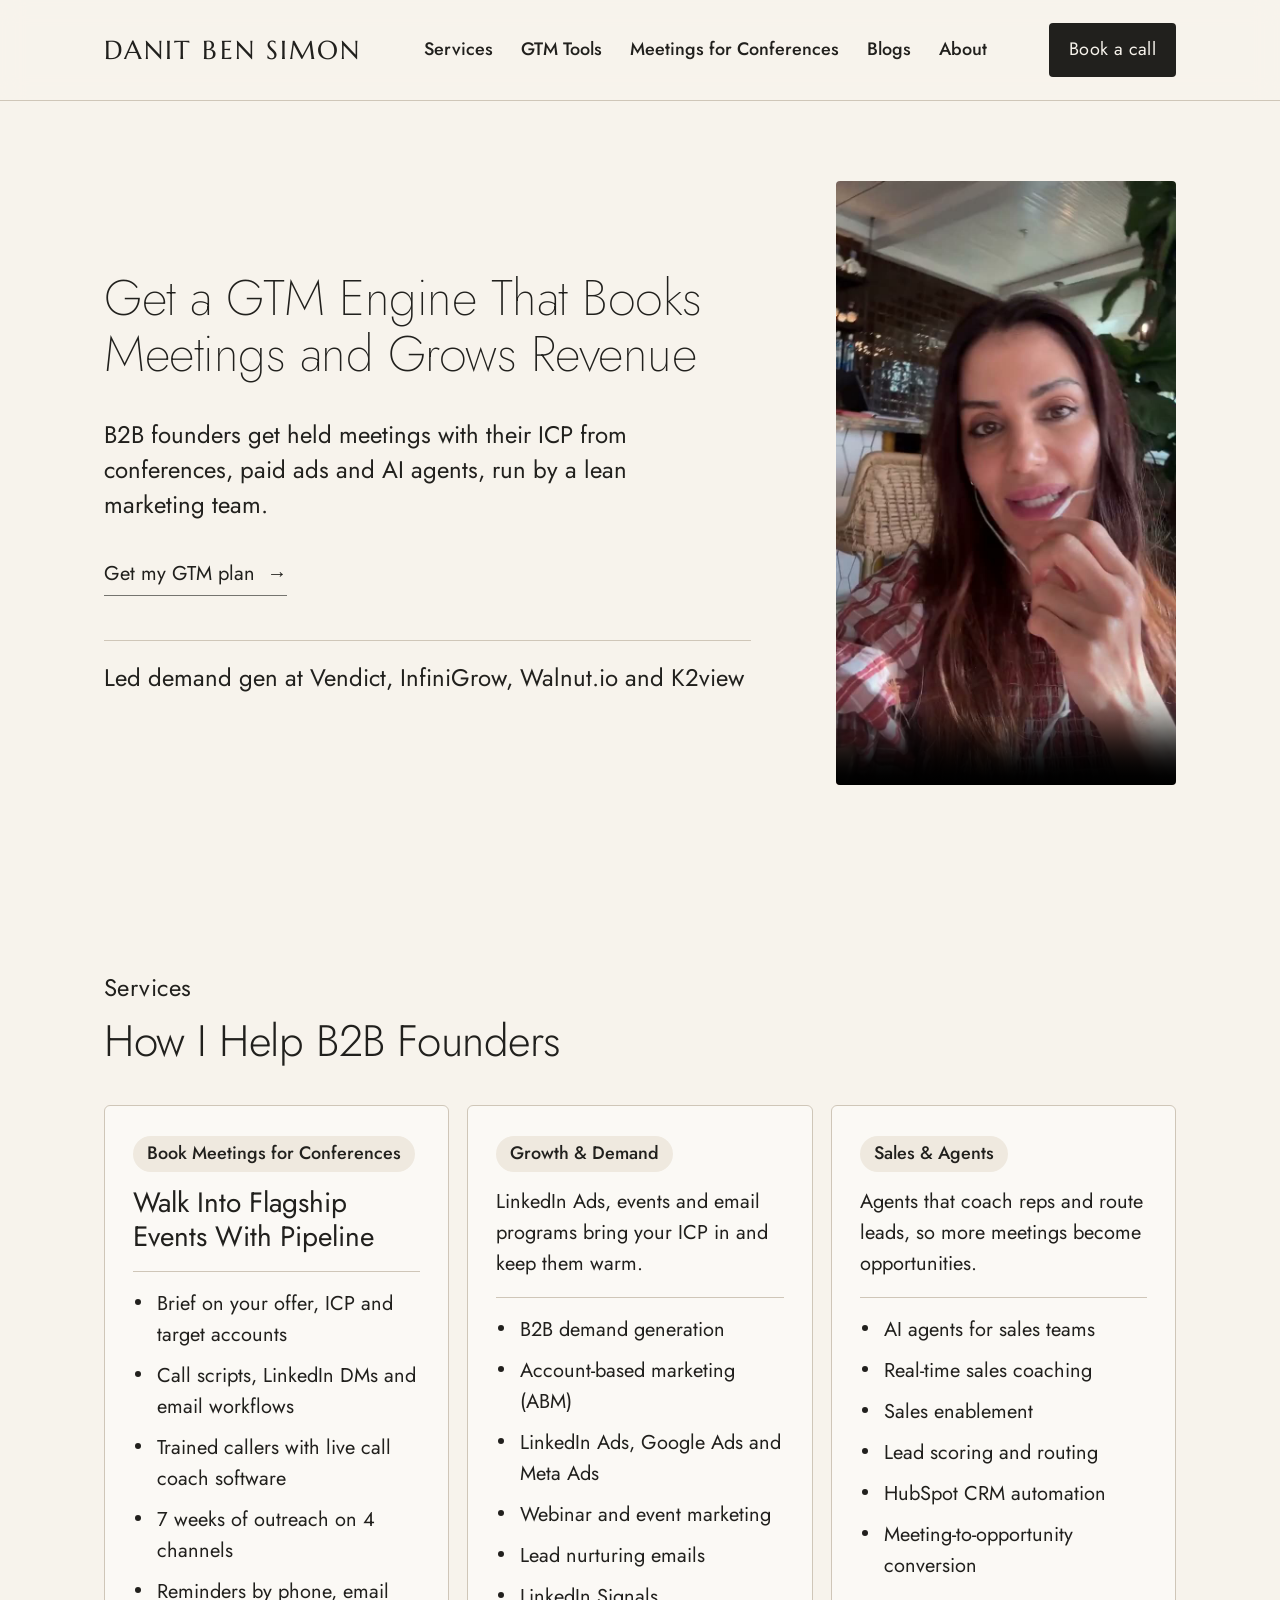
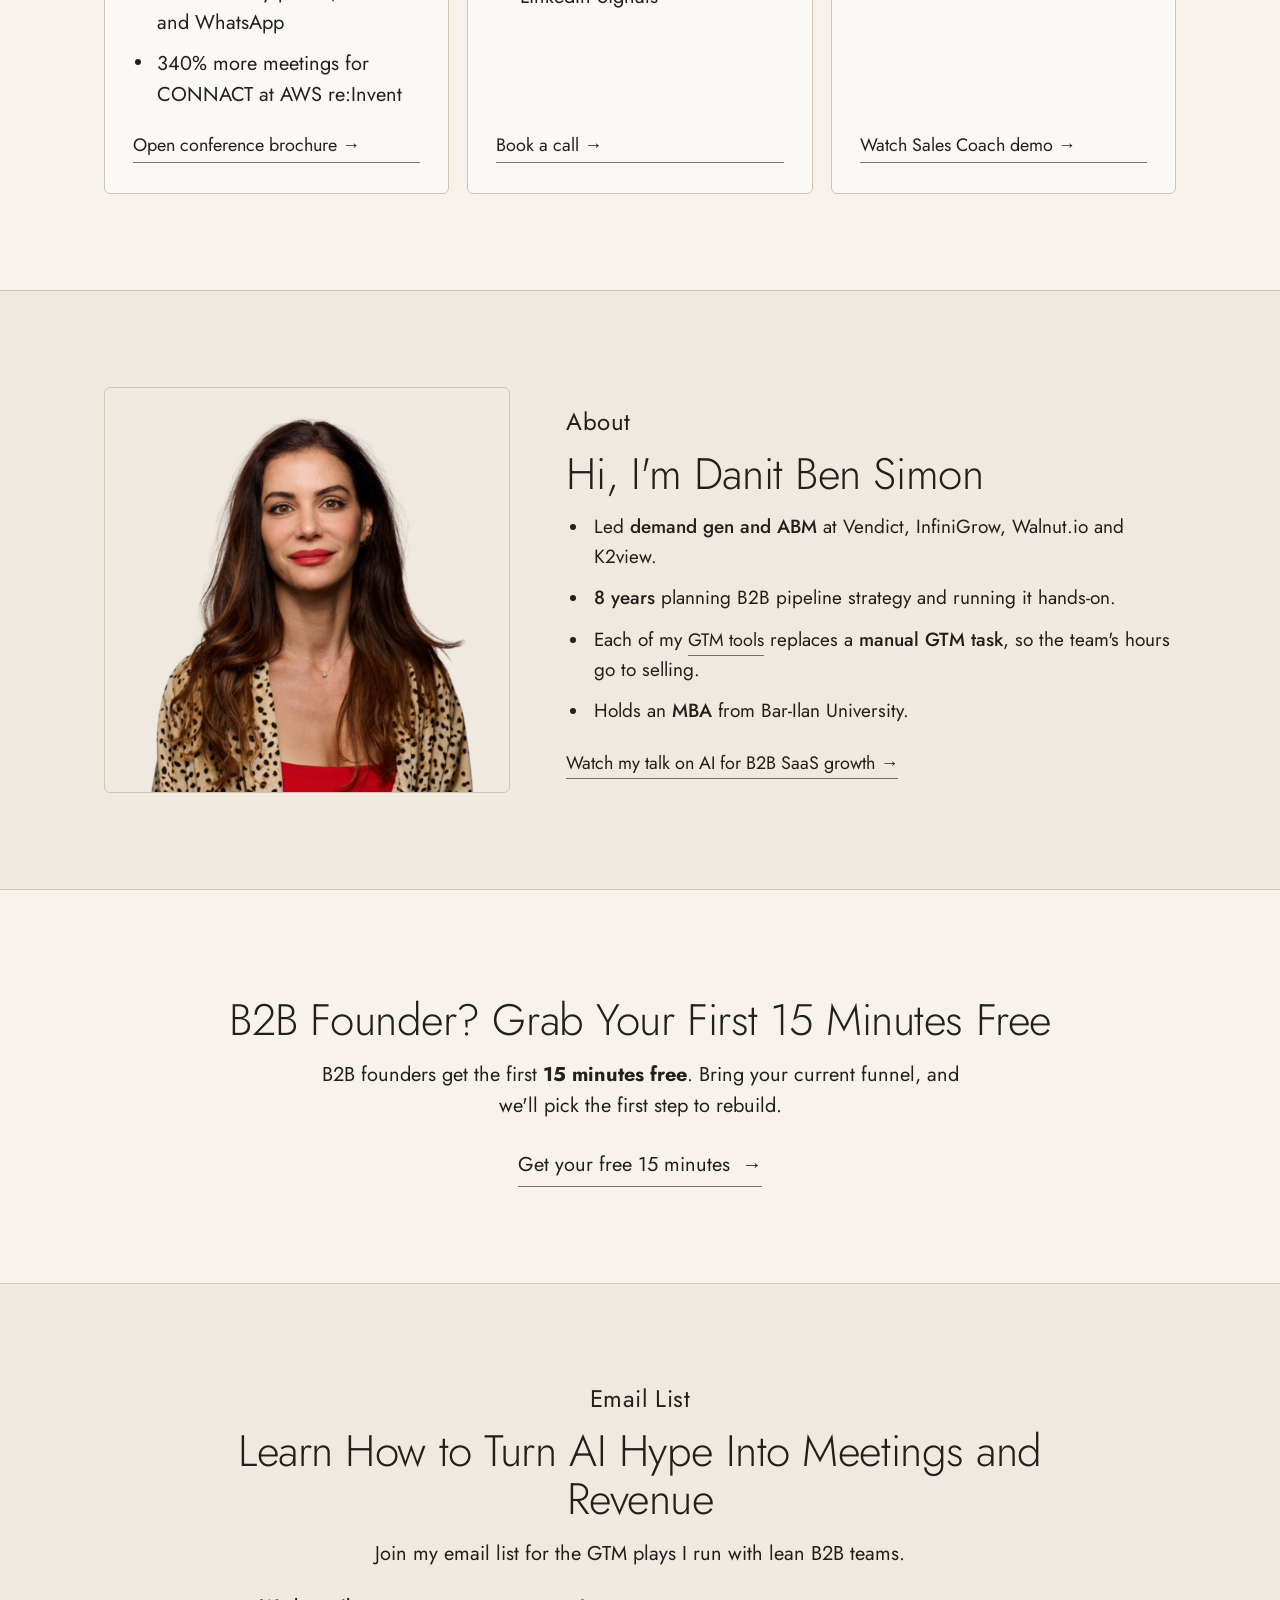
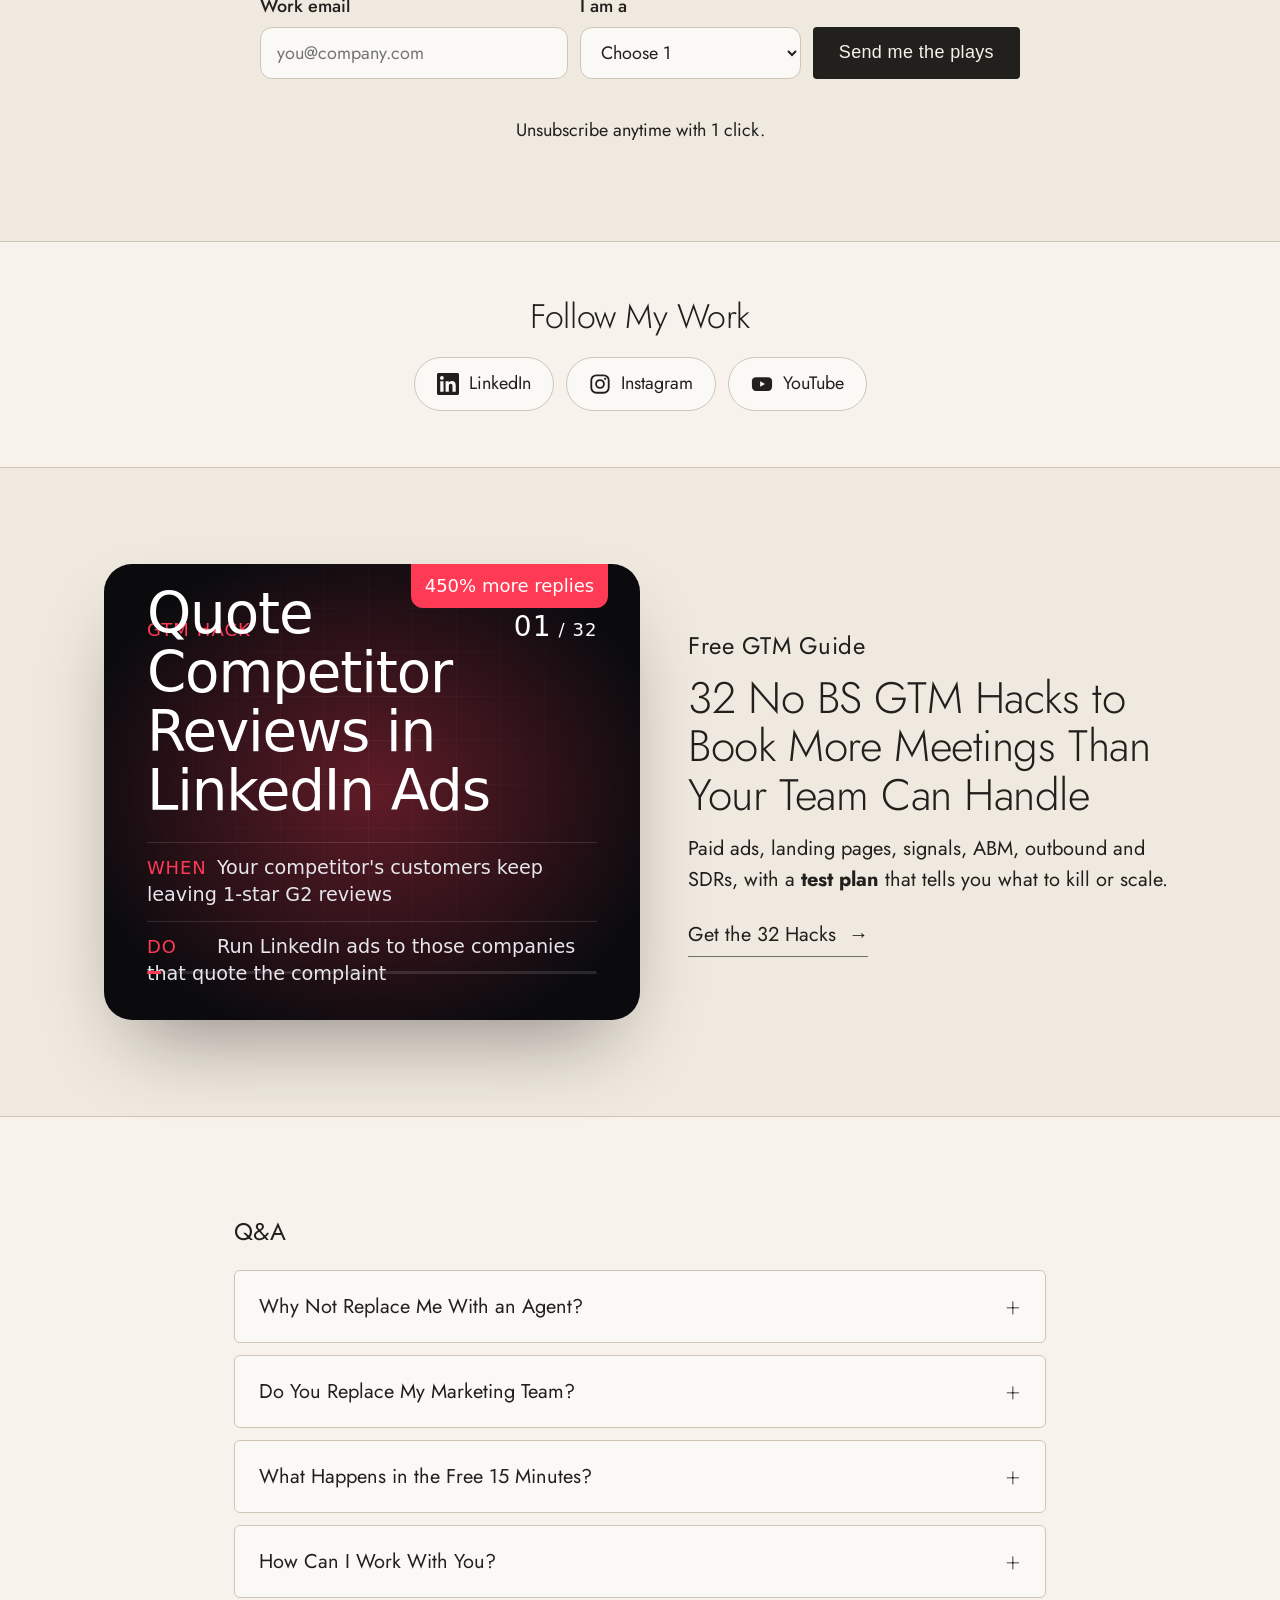
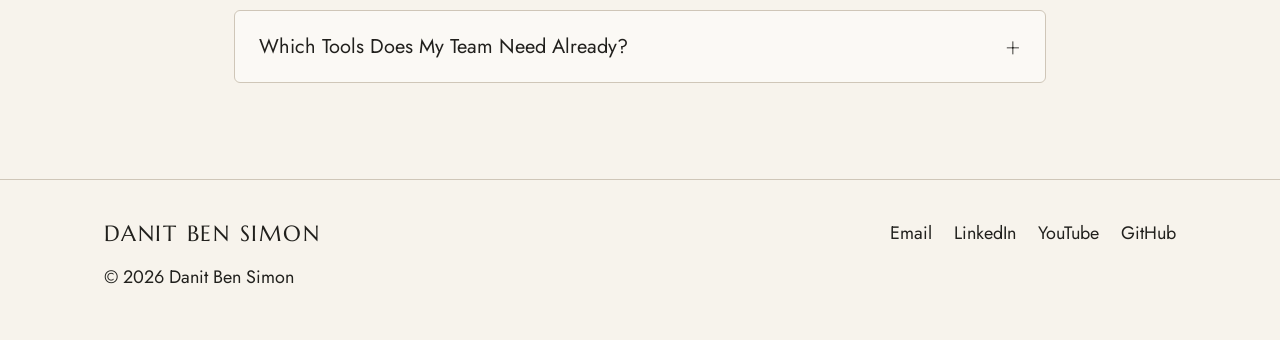
<file: index.html>
<!DOCTYPE html>
<html lang="en">
<head>
<meta charset="UTF-8" />
<meta name="viewport" content="width=device-width, initial-scale=1.0" />
<link rel="icon" type="image/png" sizes="180x180" href="assets/favicon-180.png" />
<link rel="icon" type="image/png" sizes="64x64" href="assets/favicon-64.png" />
<link rel="apple-touch-icon" href="assets/favicon-180.png" />
<link rel="shortcut icon" href="assets/favicon.ico" />

<title>Danit Ben Simon | AI-Growth, Demand Gen and AI Sales Agents for B2B</title>
<meta name="description" content="B2B growth marketer with 8 years in demand gen and ABM. I build AI-growth systems, demand programs and AI agents for sales teams that turn AI hype into meetings and revenue." />
<meta name="author" content="Danit Ben Simon" />
<meta name="robots" content="index, follow, max-image-preview:large" />
<link rel="canonical" href="https://danitbensimon.com/" />

<meta property="og:type" content="website" />
<meta property="og:site_name" content="Danit Ben Simon" />
<meta property="og:title" content="I Fix Broken Pipelines for Funded B2B Startups" />
<meta property="og:description" content="AI-growth tools, demand programs and AI agents for sales teams, built for lean B2B marketing teams." />
<meta property="og:url" content="https://danitbensimon.com/" />
<meta property="og:image" content="https://danitbensimon.com/assets/og-share-2.jpg" />
<meta property="og:image:width" content="1200" />
<meta property="og:image:height" content="627" />
<meta property="og:locale" content="en_US" />
<meta name="twitter:card" content="summary_large_image" />
<meta name="twitter:title" content="I Fix Broken Pipelines for Funded B2B Startups" />
<meta name="twitter:description" content="Growth tools and AI agents that book meetings for B2B founders." />
<meta name="twitter:image" content="https://danitbensimon.com/assets/og-share-2.jpg" />

<script type="application/ld+json">
{
  "@context": "https://schema.org",
  "@graph": [
    {
      "@type": "Person",
      "@id": "https://danitbensimon.com/#danit",
      "name": "Danit Ben Simon",
      "jobTitle": "B2B Growth Marketer",
      "description": "B2B growth marketer with 8 years in demand generation and ABM at Vendict, InfiniGrow, Walnut.io and K2view. Builds AI-growth systems, demand programs and AI agents for sales teams.",
      "url": "https://danitbensimon.com/",
      "image": "https://danitbensimon.com/assets/danit-headshot.png",
      "email": "mailto:danitbensimon@gmail.com",
      "knowsAbout": ["Demand Generation","Account-Based Marketing","Signal-Based Outbound","LinkedIn Ads","Google Ads","Meta Ads","AI Sales Agents","Sales Enablement","HubSpot","B2B SaaS Marketing"],
      "alumniOf": { "@type": "CollegeOrUniversity", "name": "Bar-Ilan University" },
      "sameAs": [
        "https://www.linkedin.com/in/danitbensimon",
        "https://github.com/danitbensimon",
        "https://www.youtube.com/@danitbensimon-b2bmarketingai",
        "https://www.instagram.com/danitbensimon_gtm/"
      ]
    },
    {
      "@type": "ProfessionalService",
      "@id": "https://danitbensimon.com/#service",
      "name": "Danit Ben Simon, AI-growth and demand generation for B2B",
      "description": "AI-growth tools, demand generation and AI agents for sales teams at B2B SaaS companies.",
      "url": "https://danitbensimon.com/",
      "provider": { "@id": "https://danitbensimon.com/#danit" },
      "areaServed": "Worldwide",
      "hasOfferCatalog": {
        "@type": "OfferCatalog",
        "name": "Services",
        "itemListElement": [
          { "@type": "OfferCatalog", "name": "AI-Growth", "itemListElement": [
            { "@type": "Offer", "itemOffered": { "@type": "Service", "name": "Signal-based outbound" } },
            { "@type": "Offer", "itemOffered": { "@type": "Service", "name": "Competitor intent data" } },
            { "@type": "Offer", "itemOffered": { "@type": "Service", "name": "LinkedIn engagement lead generation" } },
            { "@type": "Offer", "itemOffered": { "@type": "Service", "name": "Event and webinar lead enrichment" } },
            { "@type": "Offer", "itemOffered": { "@type": "Service", "name": "GTM automation with Clay, n8n and HubSpot" } }
          ]},
          { "@type": "OfferCatalog", "name": "Growth & Demand", "itemListElement": [
            { "@type": "Offer", "itemOffered": { "@type": "Service", "name": "B2B demand generation" } },
            { "@type": "Offer", "itemOffered": { "@type": "Service", "name": "Account-based marketing (ABM)" } },
            { "@type": "Offer", "itemOffered": { "@type": "Service", "name": "LinkedIn Ads, Google Ads and Meta Ads" } },
            { "@type": "Offer", "itemOffered": { "@type": "Service", "name": "Webinar and event marketing" } },
            { "@type": "Offer", "itemOffered": { "@type": "Service", "name": "Lead nurturing emails" } },
            { "@type": "Offer", "itemOffered": { "@type": "Service", "name": "LinkedIn Signals" } }
          ]},
          { "@type": "OfferCatalog", "name": "Sales & Agents", "itemListElement": [
            { "@type": "Offer", "itemOffered": { "@type": "Service", "name": "AI agents for sales teams" } },
            { "@type": "Offer", "itemOffered": { "@type": "Service", "name": "Real-time sales coaching" } },
            { "@type": "Offer", "itemOffered": { "@type": "Service", "name": "Sales enablement" } },
            { "@type": "Offer", "itemOffered": { "@type": "Service", "name": "Lead scoring and routing" } },
            { "@type": "Offer", "itemOffered": { "@type": "Service", "name": "HubSpot CRM automation" } },
            { "@type": "Offer", "itemOffered": { "@type": "Service", "name": "Meeting-to-opportunity conversion" } }
          ]}
        ]
      }
    }
  ]
}
</script>

<script type="application/ld+json">
{
 "@context": "https://schema.org",
 "@type": "FAQPage",
 "mainEntity": [
  {
   "@type": "Question",
   "name": "Why Not Replace Me With an Agent?",
   "acceptedAnswer": {
    "@type": "Answer",
    "text": "An agent runs the tasks you hand it. Someone still has to pick the buying signals, connect the tools and decide which accounts your team talks to. I do that part, and the agents take over the manual work."
   }
  },
  {
   "@type": "Question",
   "name": "Do You Replace My Marketing Team?",
   "acceptedAnswer": {
    "@type": "Answer",
    "text": "No, I work with your team. I give them AI tools that take over the manual work, so a lean team can cover the whole funnel."
   }
  },
  {
   "@type": "Question",
   "name": "What Happens in the Free 15 Minutes?",
   "acceptedAnswer": {
    "@type": "Answer",
    "text": "You walk me through your current funnel, and we pick the first stage to fix. You leave with 1 concrete next step, whether or not we work together."
   }
  },
  {
   "@type": "Question",
   "name": "How Can I Work With You?",
   "acceptedAnswer": {
    "@type": "Answer",
    "text": "Founders bring me in to advise, or to lead the team myself until the new GTM works. You can also rent a single GTM tool for 1 stage of your funnel."
   }
  },
  {
   "@type": "Question",
   "name": "Which Tools Does My Team Need Already?",
   "acceptedAnswer": {
    "@type": "Answer",
    "text": "You don't need any specific tools yet. New tools launch every day, so we might build a custom tool or test a new one. Either way, don't commit to any tool for a year, or even 6 months."
   }
  }
 ]
}
</script>
<link rel="preconnect" href="https://fonts.googleapis.com">
<link rel="preconnect" href="https://fonts.gstatic.com" crossorigin>
<link href="https://fonts.googleapis.com/css2?family=Marcellus&family=Jost:wght@200;300;400;500&display=swap" rel="stylesheet">
<link rel="stylesheet" href="assets/site.css?v=20261125b">
<script src="assets/newsletter.js?v=20261025a" defer></script>
</head>
<body>

<header class="nav">
  <div class="wrap nav-inner">
    <a class="brand" href="#top">Danit Ben Simon</a>
    <nav><ul>
      <li><a href="#services">Services</a></li>
      <li><a href="gtm-tools/">GTM Tools</a></li>
      <li><a href="meetings-for-conferences/">Meetings for Conferences</a></li>
      <li><a href="blogs/">Blogs</a></li>
      <li><a href="#about">About</a></li>
    </ul></nav>
    <a class="btn btn-primary" href="https://meetings-eu1.hubspot.com/dben-simon">Book a call</a>
  </div>
</header>

<section class="hero" id="top">
  <div class="wrap hero-grid">
    <div>
      <h1 class="hero-quote">Get a GTM Engine That Books Meetings and Grows Revenue</h1>
      <p class="hero-sub">B2B founders get held meetings with their ICP from conferences, paid ads and AI agents, run by a lean marketing team.</p>
      <div class="hero-cta">
        <a class="btn-link" href="https://meetings-eu1.hubspot.com/dben-simon">Get my GTM plan <span class="ar">→</span></a>
      </div>
      <p class="proof"><span>Led demand gen at Vendict, InfiniGrow, Walnut.io and K2view</span></p>
    </div>
    <video class="hero-art" src="assets/hero-intro.mp4" poster="assets/hero-intro-poster.jpg" autoplay muted loop playsinline controls aria-label="Danit Ben Simon intro video"></video>
  </div>
</section>

<section id="services">
  <div class="wrap">
    <div class="section-head">
      <span class="eyebrow">Services</span>
      <h2>How I Help B2B Founders</h2>
    </div>
    <div class="pillars pillars-3">
      <article class="pillar">
        <span class="tag">Book Meetings for Conferences</span>
        <p class="pillar-lead">Walk Into Flagship Events With Pipeline</p>
        <ul>
          <li>Brief on your offer, ICP and target accounts</li>
          <li>Call scripts, LinkedIn DMs and email workflows</li>
          <li>Trained callers with live call coach software</li>
          <li>7 weeks of outreach on 4 channels</li>
          <li>Reminders by phone, email and WhatsApp</li>
          <li>340% more meetings for CONNACT at AWS re:Invent</li>
        </ul>
        <a class="go" href="conference-meetings/">Open conference brochure →</a>
      </article>
      <article class="pillar">
        <span class="tag">Growth &amp; Demand</span>
        <p>LinkedIn Ads, events and email programs bring your ICP in and keep them warm.</p>
        <ul>
          <li>B2B demand generation</li>
          <li>Account-based marketing (ABM)</li>
          <li>LinkedIn Ads, Google Ads and Meta Ads</li>
          <li>Webinar and event marketing</li>
          <li>Lead nurturing emails</li>
          <li>LinkedIn Signals</li>
        </ul>
        <a class="go" href="https://meetings-eu1.hubspot.com/dben-simon">Book a call →</a>
      </article>
      <article class="pillar">
        <span class="tag">Sales &amp; Agents</span>
        <p>Agents that coach reps and route leads, so more meetings become opportunities.</p>
        <ul>
          <li>AI agents for sales teams</li>
          <li>Real-time sales coaching</li>
          <li>Sales enablement</li>
          <li>Lead scoring and routing</li>
          <li>HubSpot CRM automation</li>
          <li>Meeting-to-opportunity conversion</li>
        </ul>
        <a class="go" href="https://youtu.be/FzWOmDGK-xg" target="_blank" rel="noopener">Watch Sales Coach demo →</a>
      </article>

    </div>
  </div>
</section>

<section class="alt" id="about">
  <div class="wrap about-grid">
    <img class="about-photo" src="assets/danit-headshot.png" alt="Danit Ben Simon" loading="lazy">
    <div>
      <span class="eyebrow">About</span>
      <h2>Hi, I'm Danit Ben Simon</h2>
      <ul class="facts">
        <li>Led <b>demand gen and ABM</b> at Vendict, InfiniGrow, Walnut.io and K2view.</li>
        <li><b>8 years</b> planning B2B pipeline strategy and running it hands-on.</li>
        <li>Each of my <a class="go" href="gtm-tools/">GTM tools</a> replaces a <b>manual GTM task</b>, so the team's hours go to selling.</li>
        <li>Holds an <b>MBA</b> from Bar-Ilan University.</li>
      </ul>
      <a class="go" href="https://youtu.be/Pv4o_F-uSjY?t=87" target="_blank" rel="noopener">Watch my talk on AI for B2B SaaS growth →</a>
    </div>
  </div>
</section>

<section class="final">
  <div class="wrap">
    <h2>B2B Founder? Grab Your First 15 Minutes Free</h2>
    <p class="lead">B2B founders get the first <b>15 minutes free</b>. Bring your current funnel, and we'll pick the first step to rebuild.</p>
    <div class="hero-cta"><a class="btn-link" href="https://meetings-eu1.hubspot.com/dben-simon">Get your free 15 minutes <span class="ar">→</span></a></div>
  </div>
</section>

<section class="list alt" id="list">
  <div class="wrap list-wrap">
    <span class="eyebrow">Email List</span>
    <h2>Learn How to Turn AI Hype Into Meetings and Revenue</h2>
    <p class="lead">Join my email list for the GTM plays I run with lean B2B teams.</p>
    <form class="list-form" novalidate>
        <div class="list-fields">
          <div class="field"><label for="list-email">Work email</label><input id="list-email" name="email" type="email" autocomplete="email" placeholder="you@company.com" required></div>
          <div class="field"><label for="list-seg">I am a</label><select id="list-seg" name="gf_segment" required><option value="">Choose 1</option><option value="founder">Founder or CEO</option><option value="marketer">Marketing leader</option></select></div>
          <button class="btn btn-primary" type="submit">Send me the plays</button>
        </div>
        <p class="list-msg" role="status" aria-live="polite"></p>
        <p class="list-note">Unsubscribe anytime with 1 click.</p>
      </form>
  </div>
</section>

<section class="follow" id="follow">
  <div class="wrap">
    <h2>Follow My Work</h2>
    <div class="social">
      <a class="social-link" href="https://www.linkedin.com/in/danitbensimon/" target="_blank" rel="noopener"><svg viewBox="0 0 24 24" aria-hidden="true"><path fill="currentColor" d="M20.45 20.45h-3.55v-5.57c0-1.33-.03-3.04-1.85-3.04-1.86 0-2.14 1.45-2.14 2.94v5.67H9.35V9h3.41v1.56h.05c.48-.9 1.64-1.85 3.37-1.85 3.6 0 4.27 2.37 4.27 5.46v6.28zM5.34 7.43a2.06 2.06 0 1 1 0-4.12 2.06 2.06 0 0 1 0 4.12zM7.12 20.45H3.56V9h3.56v11.45zM22.22 0H1.77C.79 0 0 .77 0 1.73v20.54C0 23.23.79 24 1.77 24h20.45c.98 0 1.78-.77 1.78-1.73V1.73C24 .77 23.2 0 22.22 0z"/></svg><span>LinkedIn</span></a>
      <a class="social-link" href="https://www.instagram.com/danitbensimon_gtm/" target="_blank" rel="noopener"><svg viewBox="0 0 24 24" aria-hidden="true" fill="none" stroke="currentColor" stroke-width="2"><rect x="2.5" y="2.5" width="19" height="19" rx="5.5"/><circle cx="12" cy="12" r="4.3"/><circle cx="17.6" cy="6.4" r="1.2" fill="currentColor" stroke="none"/></svg><span>Instagram</span></a>
      <a class="social-link" href="https://www.youtube.com/@danitbensimon-b2bmarketingai" target="_blank" rel="noopener"><svg viewBox="0 0 24 24" aria-hidden="true"><rect x="1" y="4.5" width="22" height="15" rx="4.5" fill="currentColor"/><path d="M10 9v6l5.2-3z" fill="#fff"/></svg><span>YouTube</span></a>
    </div>
  </div>
</section>

<section class="abm-cta alt" id="gtm-hacks">
  <div class="wrap abm-grid">
    <div class="playdeck" aria-label="32 No BS GTM Hacks, cycling">
      <div class="pd-glow"></div>
      <div class="pd-top"><span class="pd-label">GTM Hack</span><span class="pd-num"><b id="pdN">01</b> / 32</span></div>
      <div class="pd-stage" id="pdStage"></div>
      <div class="pd-bar"><i id="pdBar"></i></div>
      <div class="pd-chip">450% more replies</div>
    </div>
    <script>(function(){var P=[[1, "Quote Competitor Reviews in LinkedIn Ads", "Your competitor's customers keep leaving 1-star G2 reviews", "Run LinkedIn ads to those companies that quote the complaint"], [4, "Turn Closed Lost Into a Campaign", "The same Closed Lost reason showed up 3 times this quarter", "Run a LinkedIn ad to your lost accounts that answers that ex"], [5, "Target Freshly Funded Companies on LinkedIn", "ICP companies raised a round in the last 90 days", "Show their leadership LinkedIn ads about what the board asks"], [9, "Scale Meta and LinkedIn Video Ads", "Your Meta and LinkedIn ads need new videos weekly", "Make video ads at scale from 1 recording. Didn't you hear? C"], [10, "Gift Your Champion's New Team Free Seats", "Your champion moved to a new company", "Send their new team 3 months of free seats in their first we"], [11, "Give a Prospect Your Coveted Speaking Slot", "A target exec posts on LinkedIn about their ideas weekly", "Buy a speaking slot at a big"], [13, "Light Up Their City's Biggest Screen", "Your target account announced funding", "Put a congrats message on the biggest screen in their city"], [14, "Send an Office Party Kit", "Your prospect is celebrating their birthday", "Send an \"Office Party Kit\" with cake"], [16, "Send a Private Driver", "Your target is attending a conference", "Send a private driver to take them to and from the event"], [17, "Fly a Banner Plane", "They keep visiting your pricing page", "Fly a plane over their office with a banner showing your num"], [21, "Send an Avatar Video", "Their CEO posted about the pain you solve", "Send an avatar video so real it got me 450% more replies tha"], [23, "Feature Prospects in Your Content", "Your cold outbound gets ignored", "Ask them to be featured in a LinkedIn post"], [24, "Move SDRs Under Marketing", "Your SDRs report to sales and miss quota", "Move them under marketing and feed them signals daily. An SD"], [26, "Pull Your Competitor's Customer List", "You don't know who uses your competitor", "Pull their customer list from 6 signal sources. My WikiLeads"], [27, "Swap Lead Magnets for Assessments", "Your lead magnet gets downloads and no meetings", "Swap it for a 3-minute assessment that scores which workflow"]],i=0,s=document.getElementById('pdStage'),n=document.getElementById('pdN'),b=document.getElementById('pdBar');if(!s)return;var rm=window.matchMedia&&matchMedia('(prefers-reduced-motion: reduce)').matches;function card(p){var d=document.createElement('div');d.className='pd-card';d.innerHTML='<div class="pd-title">'+p[1]+'</div><div class="pd-row"><span>When</span>'+p[2]+'</div><div class="pd-row"><span>Do</span>'+p[3]+'</div>';return d}function show(){var old=s.querySelector('.pd-card.in');var c=card(P[i]);s.appendChild(c);requestAnimationFrame(function(){requestAnimationFrame(function(){c.classList.add('in')})});if(old){old.classList.remove('in');old.classList.add('out');setTimeout(function(){old.remove()},900)}n.textContent=(P[i][0]<10?'0':'')+P[i][0];b.style.width=(P[i][0]/32*100)+'%';i=(i+1)%P.length}show();if(!rm)setInterval(show,2800)})();</script>
    <div>
      <span class="eyebrow">Free GTM Guide</span>
      <h2>32 No BS GTM Hacks to Book More Meetings Than Your Team Can Handle</h2>
      <p class="lead">Paid ads, landing pages, signals, ABM, outbound and SDRs, with a <b>test plan</b> that tells you what to kill or scale.</p>
      <a class="btn-link" href="/blogs/gtm-hacks/">Get the 32 Hacks <span class="ar">→</span></a>
    </div>
  </div>
</section>

<section id="faq" class="faq-after">
  <div class="wrap faq-wrap">
    <div class="section-head">
      <span class="eyebrow">Q&amp;A</span>
    </div>
    <div class="qa-list">
      <details class="qa">
        <summary>Why Not Replace Me With an Agent?</summary>
        <p>An agent runs the tasks you hand it. Someone still has to pick the buying signals, connect the tools and decide which accounts your team talks to. I do that part, and the agents take over the manual work.</p>
      </details>
      <details class="qa">
        <summary>Do You Replace My Marketing Team?</summary>
        <p>No, I work with your team. I give them AI tools that take over the manual work, so a lean team can cover the whole funnel.</p>
      </details>
      <details class="qa">
        <summary>What Happens in the Free 15 Minutes?</summary>
        <p>You walk me through your current funnel, and we pick the first stage to fix. You leave with 1 concrete next step, whether or not we work together.</p>
      </details>
      <details class="qa">
        <summary>How Can I Work With You?</summary>
        <p>Founders bring me in to advise, or to lead the team myself until the new GTM works. You can also rent a single GTM tool for 1 stage of your funnel.</p>
      </details>
      <details class="qa">
        <summary>Which Tools Does My Team Need Already?</summary>
        <p>You don&#x27;t need any specific tools yet. New tools launch every day, so we might build a custom tool or test a new one. Either way, don&#x27;t commit to any tool for a year, or even 6 months.</p>
      </details>
    </div>
  </div>
</section>

<footer>
  <div class="wrap">
    <div class="foot">
      <a class="brand" href="#top">Danit Ben Simon</a>
      <div class="foot-links">
        <a href="mailto:danitbensimon@gmail.com">Email</a>
        <a href="https://www.linkedin.com/in/danitbensimon">LinkedIn</a>
        <a href="https://www.youtube.com/@danitbensimon-b2bmarketingai">YouTube</a>
        <a href="https://github.com/danitbensimon">GitHub</a>
      </div>
    </div>
    <p class="copy">© 2026 Danit Ben Simon</p>
  </div>
</footer>

<dialog class="popup" id="list-popup" aria-labelledby="popup-title">
  <button class="popup-close" type="button" aria-label="Close">×</button>
  <img class="popup-cover" src="/assets/gtm-guide-devices.webp?v=20261025b" alt="The 32 No BS GTM Hacks guide on a laptop, tablet and phone">
  <span class="eyebrow">Free GTM Guide</span>
  <h2 id="popup-title">32 No BS GTM Hacks to Book More Meetings Than Your Team Can Handle</h2>
  <p class="lead">Paid ads, landing pages, signals, ABM, outbound and SDRs, from first click to booked meeting.</p>
  <form class="list-form" novalidate>
        <div class="list-fields">
          <div class="field"><label for="pop-email">Work email</label><input id="pop-email" name="email" type="email" autocomplete="email" placeholder="you@company.com" required></div>
          <div class="field"><label for="pop-seg">I am a</label><select id="pop-seg" name="gf_segment" required><option value="">Choose 1</option><option value="founder">Founder or CEO</option><option value="marketer">Marketing leader</option></select></div>
          <button class="btn btn-primary" type="submit">Send Me the Guide</button>
        </div>
        <p class="list-msg" role="status" aria-live="polite"></p>
        <p class="list-note">Unsubscribe anytime with 1 click.</p>
      </form>
</dialog>


<!-- LinkedIn Insight Tag -->
<script type="text/javascript">
_linkedin_partner_id = "9952346";
window._linkedin_data_partner_ids = window._linkedin_data_partner_ids || [];
window._linkedin_data_partner_ids.push(_linkedin_partner_id);
</script><script type="text/javascript">
(function(l) {
if (!l){window.lintrk = function(a,b){window.lintrk.q.push([a,b])};
window.lintrk.q=[]}
var s = document.getElementsByTagName("script")[0];
var b = document.createElement("script");
b.type = "text/javascript";b.async = true;
b.src = "https://snap.licdn.com/li.lms-analytics/insight.min.js";
s.parentNode.insertBefore(b, s);})(window.lintrk);
</script>
<noscript>
<img height="1" width="1" style="display:none;" alt="" src="https://px.ads.linkedin.com/collect/?pid=9952346&fmt=gif" />
</noscript>
</body>
</html>
</file>
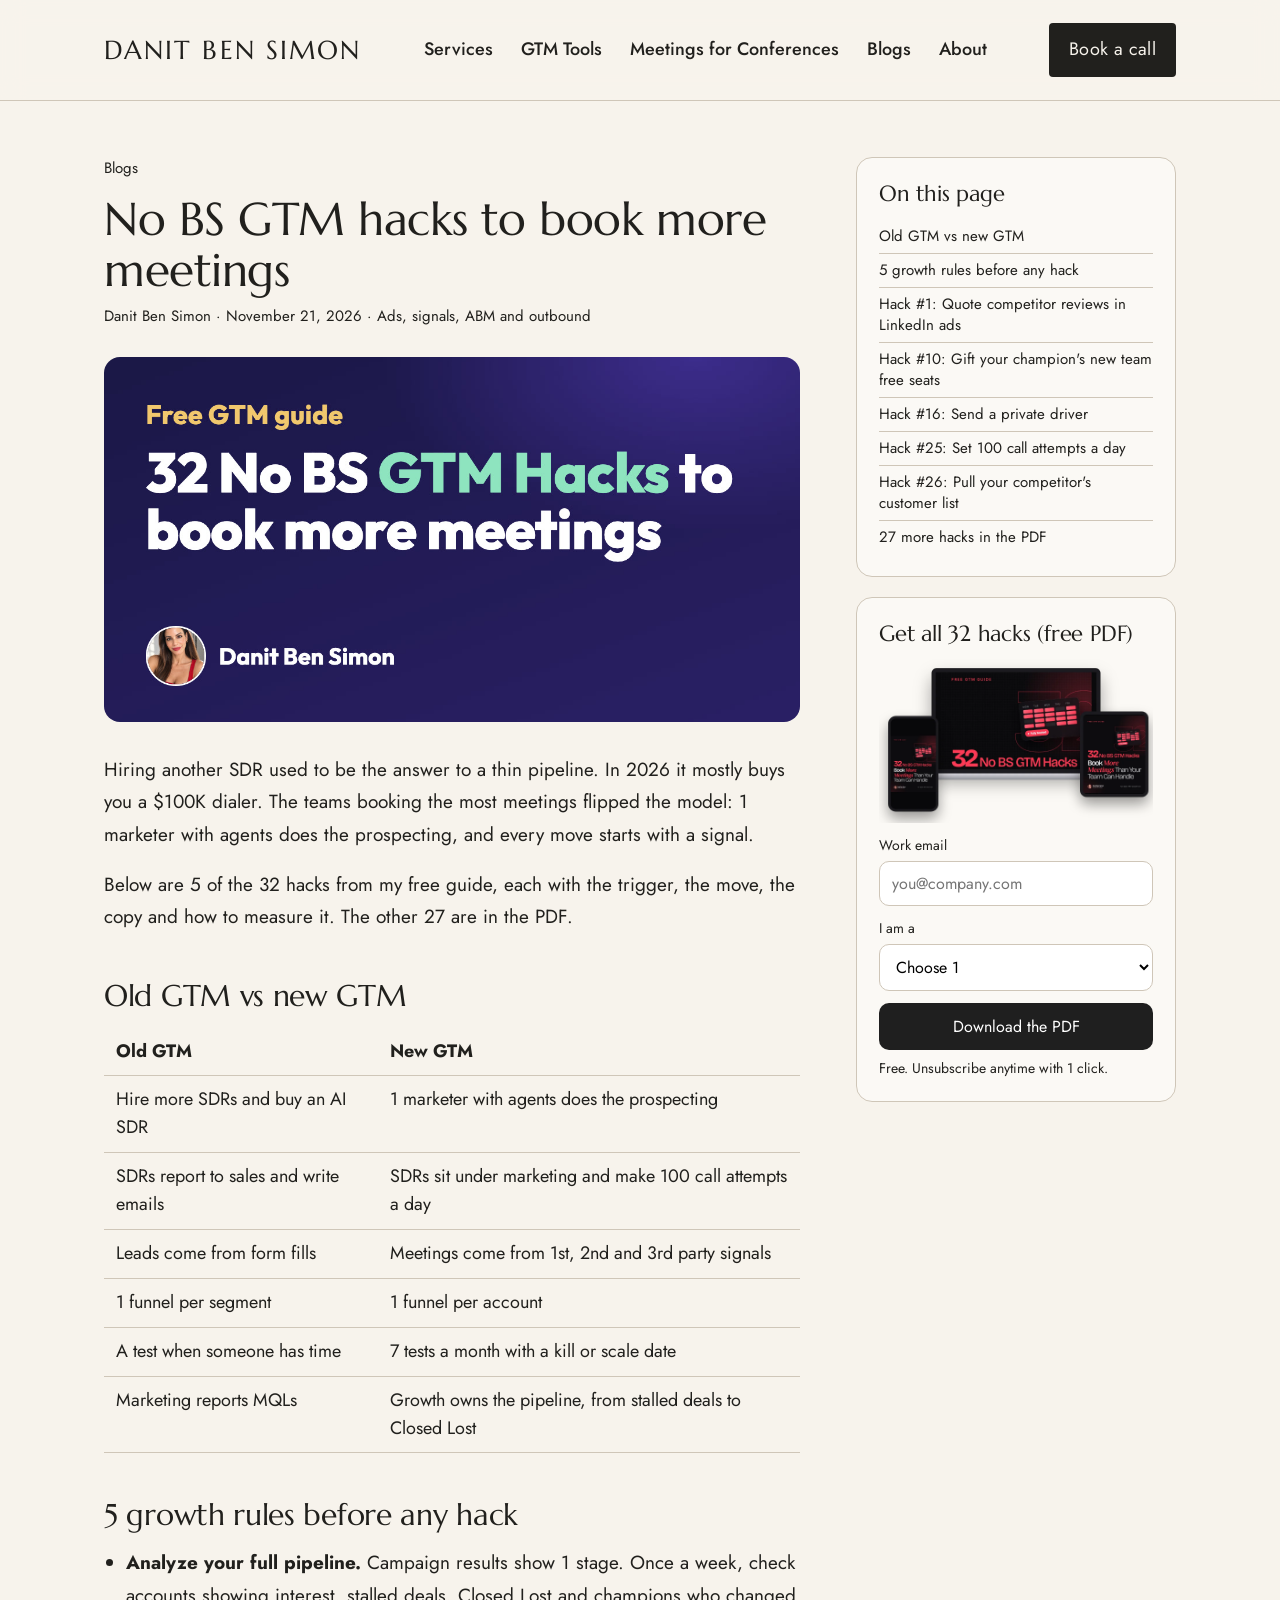
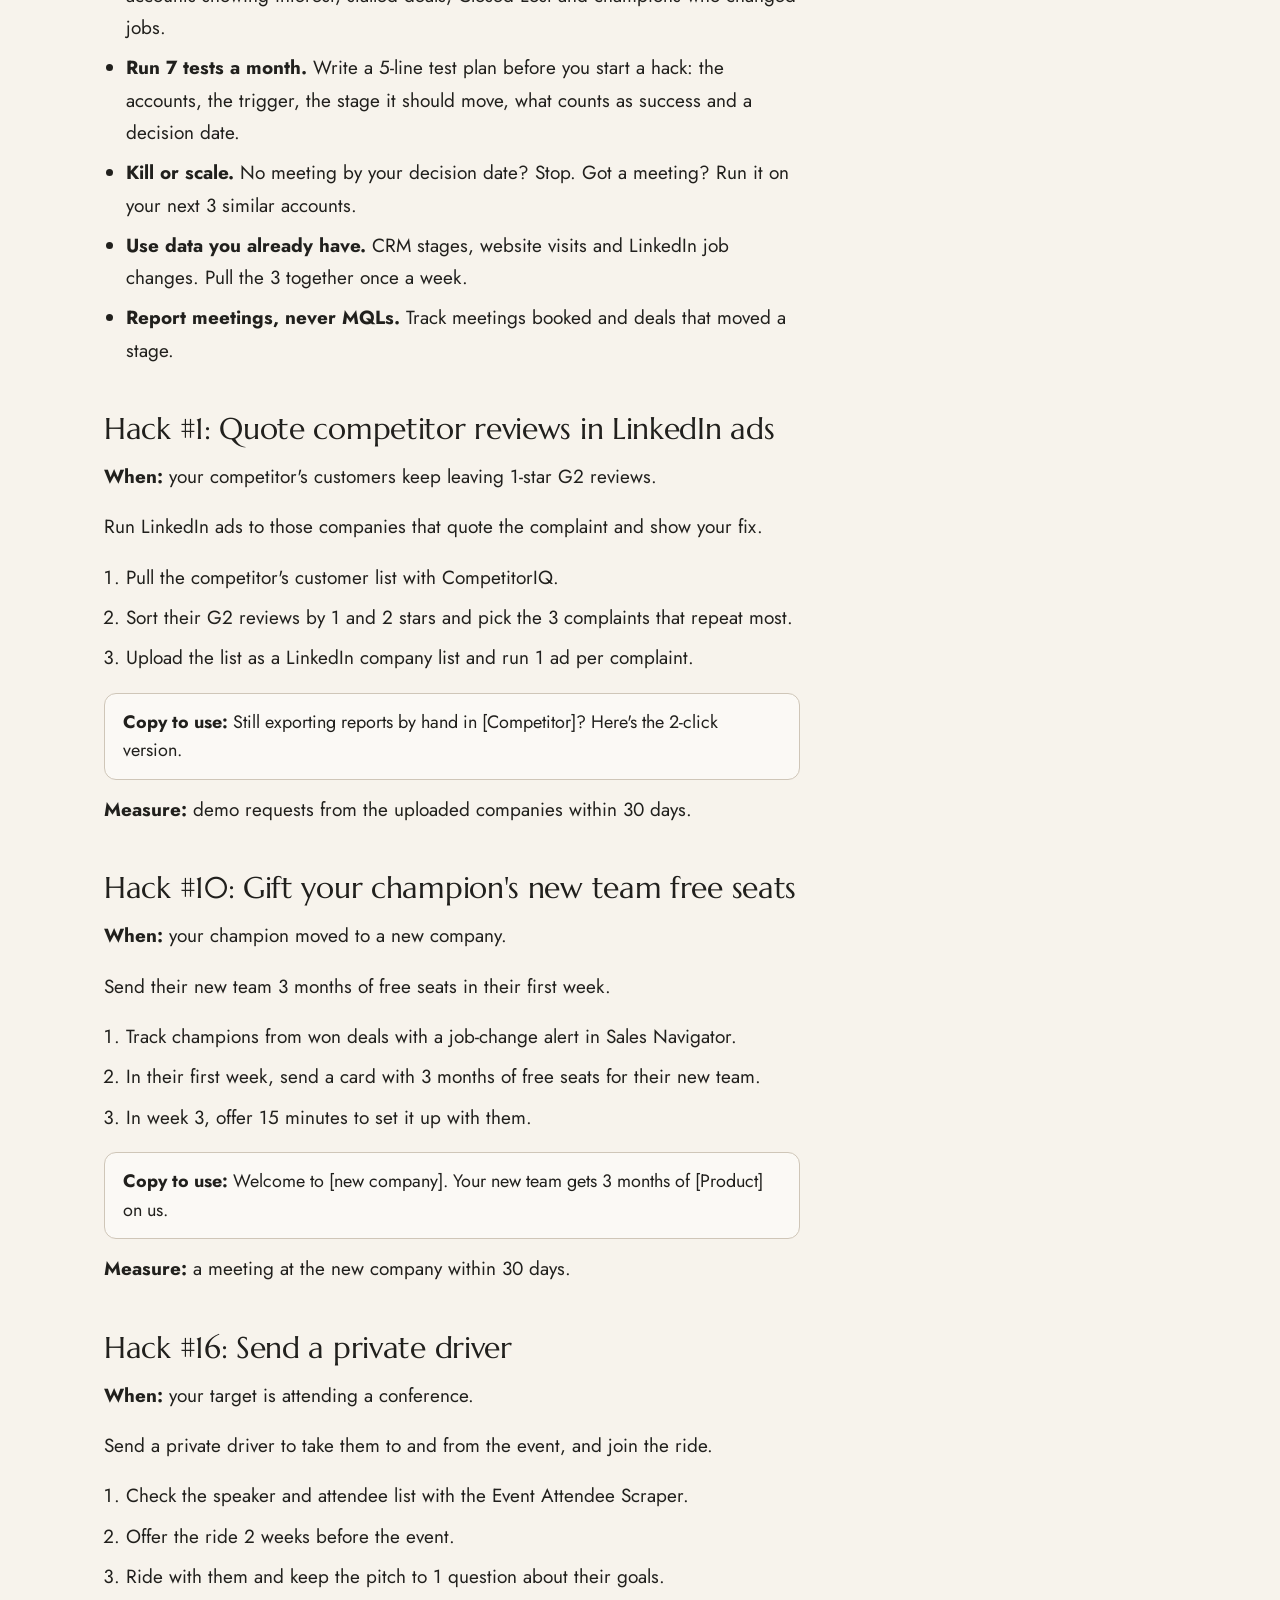
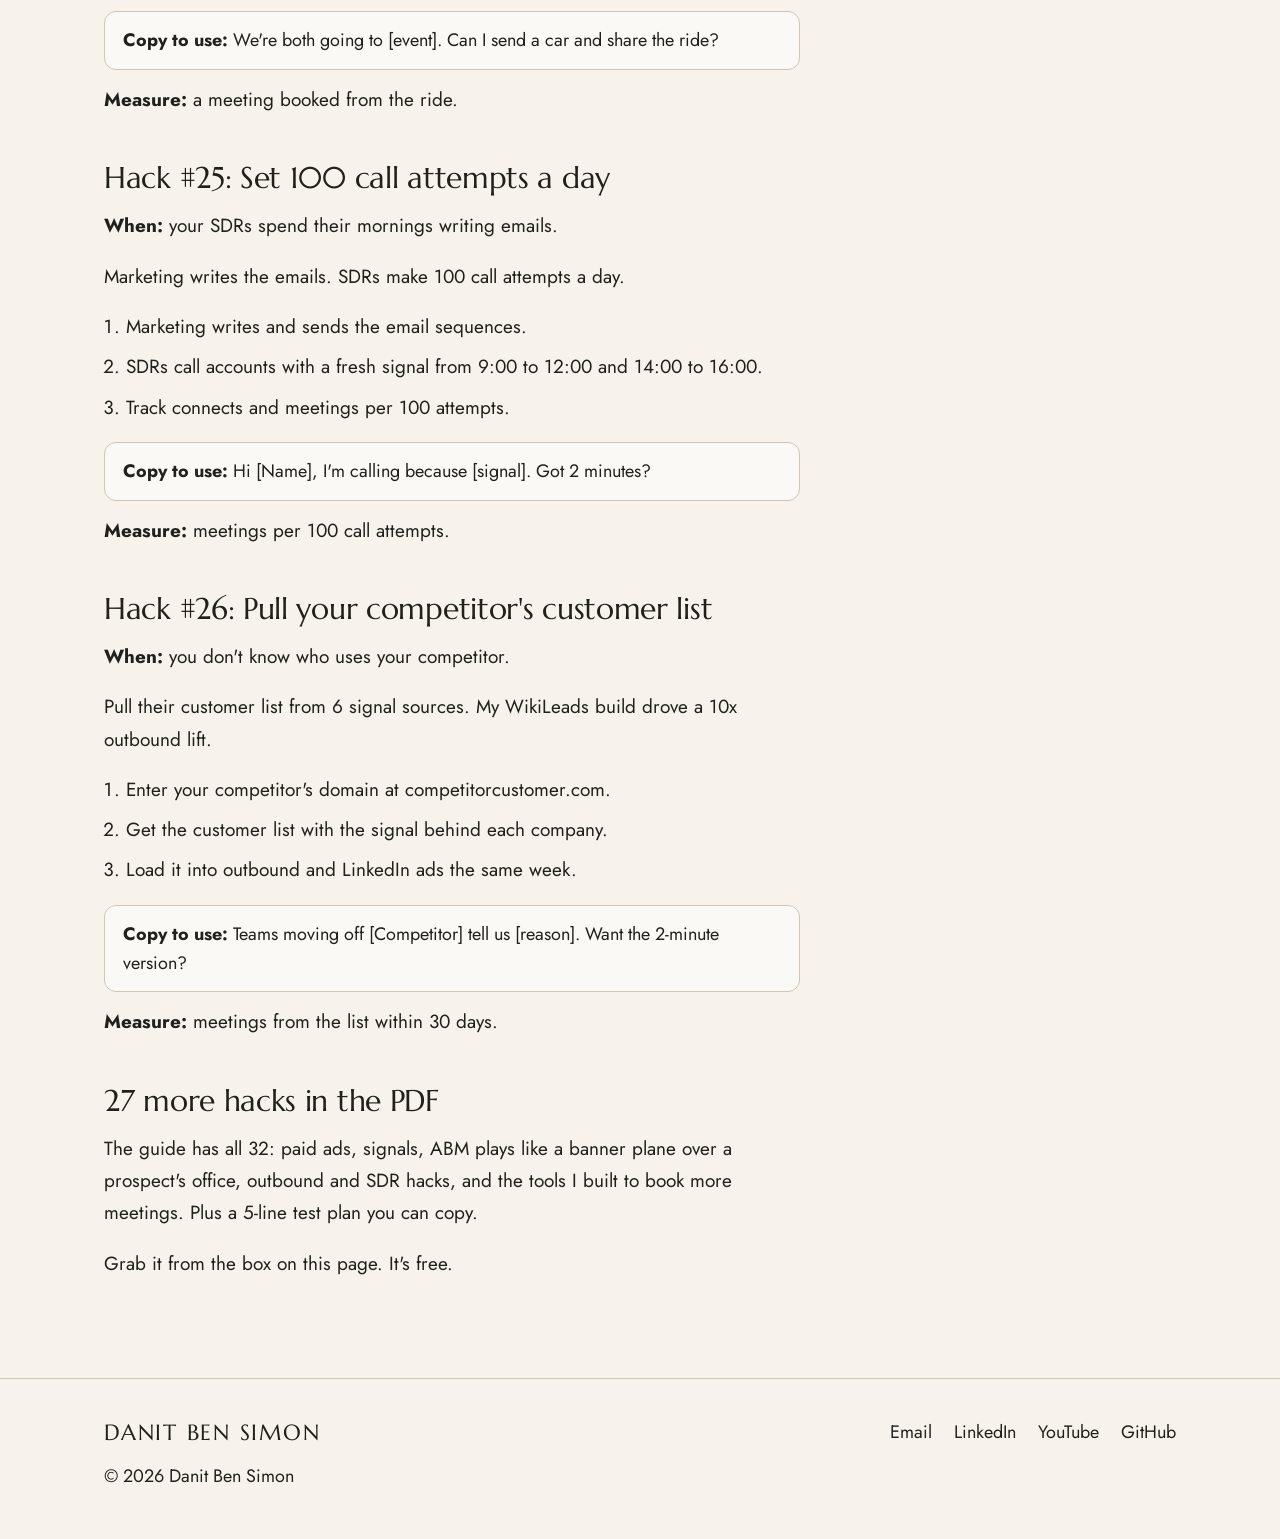
<file: abm-plays-bananas/index.html>
<!doctype html>
<html lang="en">
<head>
<meta charset="utf-8">
<title>44 No BS GTM Hacks | Danit Ben Simon</title>
<meta property="og:title" content="32 No BS GTM Hacks to Book More Meetings Than Your Team Can Handle">
<meta property="og:description" content="Paid ads, signals, ABM, outbound and SDR hacks that book meetings. Free PDF.">
<meta property="og:image" content="https://danitbensimon.com/gtm-hacks/img/og-32k.png">
<meta property="og:image:width" content="2400">
<meta property="og:image:height" content="1254">
<meta property="og:url" content="https://danitbensimon.com/gtm-hacks/">
<meta name="twitter:card" content="summary_large_image">
<link rel="canonical" href="https://danitbensimon.com/gtm-hacks/">
<meta http-equiv="refresh" content="0; url=/gtm-hacks/">
<script>location.replace('/gtm-hacks/' + location.search + location.hash);</script>
</head>
<body><p>This guide moved to <a href="/gtm-hacks/">44 No BS GTM Hacks</a>.</p></body>
</html>
</file>
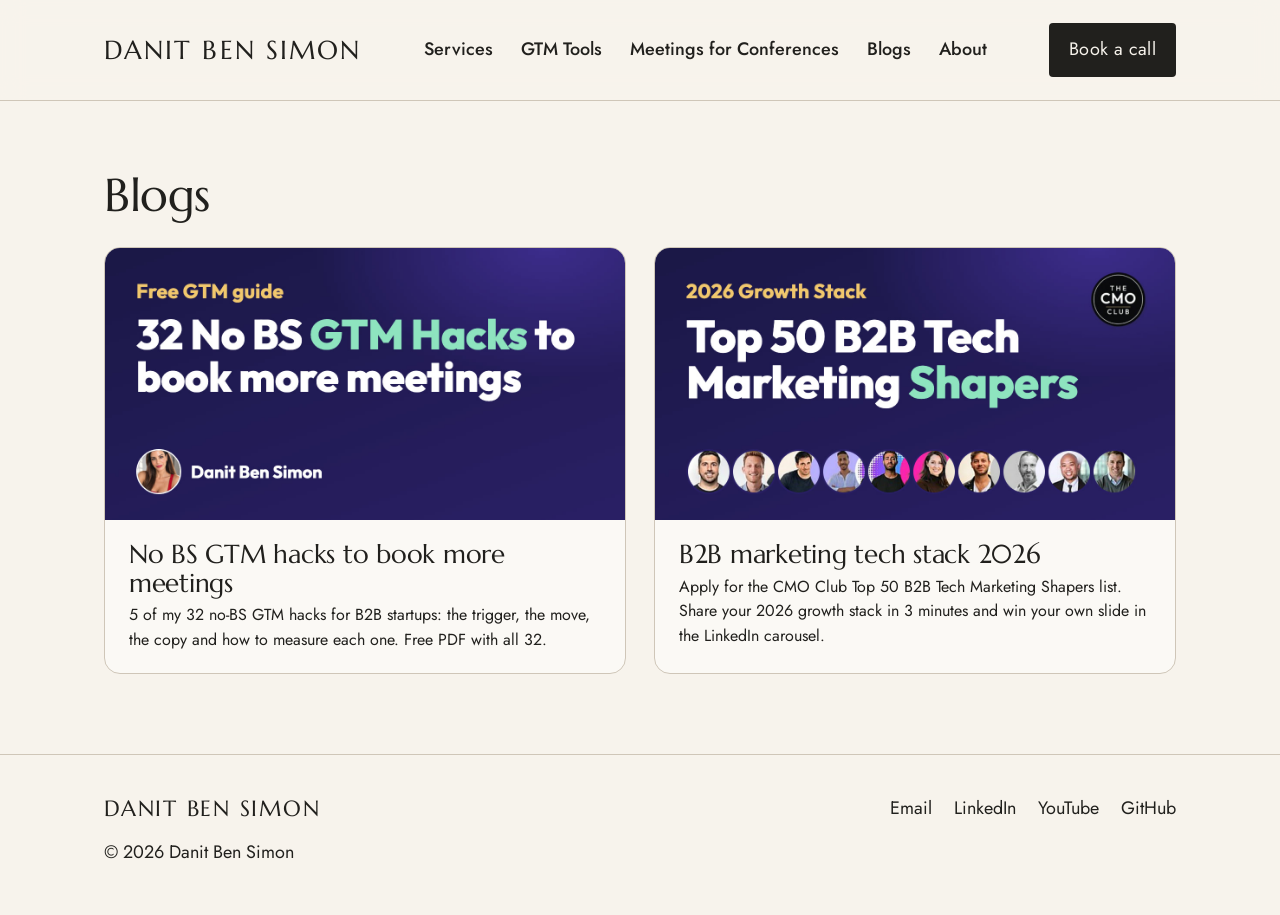
<file: blogs/index.html>
<!DOCTYPE html>
<html lang="en">
<head>
<meta charset="UTF-8" />
<meta name="viewport" content="width=device-width, initial-scale=1.0" />
<link rel="icon" type="image/png" sizes="180x180" href="/assets/favicon-180.png" />
<link rel="shortcut icon" href="/assets/favicon.ico" />
<title>Blogs | Danit Ben Simon</title>
<meta name="description" content="B2B growth, GTM and demand gen blogs by Danit Ben Simon." />
<meta name="author" content="Danit Ben Simon" />
<meta name="robots" content="index, follow, max-image-preview:large" />
<link rel="canonical" href="https://danitbensimon.com/blogs/" />
<meta property="og:type" content="website" />
<meta property="og:site_name" content="Danit Ben Simon" />
<meta property="og:title" content="Blogs" />
<meta property="og:description" content="B2B growth, GTM and demand gen blogs by Danit Ben Simon." />
<meta property="og:url" content="https://danitbensimon.com/blogs/" />
<meta property="og:image" content="https://danitbensimon.com/gtm-hacks/img/og-32k.png" />
<meta name="twitter:card" content="summary_large_image" />
<script type="application/ld+json">{"@context": "https://schema.org", "@type": "Blog", "name": "Blogs", "url": "https://danitbensimon.com/blogs/"}</script>
<link rel="preconnect" href="https://fonts.googleapis.com">
<link rel="preconnect" href="https://fonts.gstatic.com" crossorigin>
<link href="https://fonts.googleapis.com/css2?family=Marcellus&family=Jost:wght@200;300;400;500&display=swap" rel="stylesheet">
<link rel="stylesheet" href="/assets/site.css?v=20261018c">
<style>
.blog-wrap{max-width:1120px;margin:0 auto;padding:56px 24px 80px;display:grid;grid-template-columns:minmax(0,1fr) 320px;gap:56px;align-items:start}
.post .crumb{font-size:15px;color:var(--muted)}.post .crumb a{color:inherit}
.post h1{font-family:Marcellus,serif;font-weight:400;font-size:46px;line-height:1.1;margin:14px 0 10px}
.post .meta{color:var(--muted);font-size:15px;margin-bottom:28px}
.post img.cover{width:100%;border-radius:16px;display:block;margin:0 0 32px}
.post h2{font-family:Marcellus,serif;font-weight:400;font-size:30px;line-height:1.2;margin:44px 0 14px;scroll-margin-top:100px}
.post p,.post li{font-size:19px;line-height:1.7}
.post p{margin:0 0 18px}.post ul,.post ol{margin:0 0 18px 22px}.post li{margin:0 0 8px}
.post table{width:100%;border-collapse:collapse;margin:0 0 18px;font-size:18px}
.post td,.post th{text-align:left;padding:10px 12px;border-bottom:1px solid var(--line);vertical-align:top}
.post blockquote{border-left:3px solid var(--accent);padding:4px 0 4px 18px;margin:0 0 20px;font-size:19px;line-height:1.6}
.post blockquote cite{display:block;font-style:normal;color:var(--muted);font-size:16px;margin-top:6px}
.post .copy{background:var(--card);border:1px solid var(--line);border-radius:12px;padding:14px 18px;margin:0 0 14px;font-size:18px;line-height:1.6}
.post .cta{background:var(--card);border:1px solid var(--line);border-radius:16px;padding:26px 28px;margin-top:40px}
.post a.go{font-weight:500}
.side{align-self:stretch;display:flex;flex-direction:column;gap:20px}
.side .sticky{position:sticky;top:120px}
.side .box{background:var(--card);border:1px solid var(--line);border-radius:16px;padding:22px 22px}
.side h3{font-family:Marcellus,serif;font-weight:400;font-size:22px;margin:0 0 12px;line-height:1.25}
.side .toc a{display:block;font-size:15px;color:var(--muted);text-decoration:none;padding:6px 0;border-bottom:1px solid var(--line);line-height:1.4}
.side .toc a:last-child{border-bottom:0}.side .toc a:hover{color:var(--text)}
.side p{font-size:16px;line-height:1.55;margin:0 0 14px}
.side img{width:100%;margin:0 0 12px}
.side .sbtn{display:block;text-align:center;background:#1f1f1f;color:#fff;border-radius:10px;padding:12px 14px;font-size:16px;text-decoration:none;border:0;width:100%;cursor:pointer;font-family:inherit}
.side label{display:block;font-size:14px;color:var(--muted);margin:0 0 4px}
.side input,.side select{width:100%;font-size:16px;padding:10px 12px;border:1px solid var(--line);border-radius:10px;background:#fff;margin:0 0 12px;font-family:inherit}
.lm-form .msg{font-size:14px;margin:8px 0 0}.lm-form .msg.err{color:#B42318}
.lm-form .note{font-size:14px;color:var(--muted);margin:8px 0 0}
.lm-form .done-box{display:none}.lm-form.done .done-box{display:block}.lm-form.done .fields,.lm-form.done button[type=submit],.lm-form.done .note{display:none}
.lm-form .done-box h3{font-size:20px}
.bloglist{max-width:1120px;margin:0 auto;padding:56px 24px 80px}
.bloglist h1{font-family:Marcellus,serif;font-weight:400;font-size:46px;margin-bottom:28px}
.bloglist .grid{display:grid;grid-template-columns:repeat(2,minmax(0,1fr));gap:28px}
.card-post{display:block;background:var(--card);border:1px solid var(--line);border-radius:16px;overflow:hidden;color:inherit;text-decoration:none}
.card-post .thumb{aspect-ratio:1200/627;background:#111;display:flex;align-items:center;justify-content:center}
.card-post .thumb img{width:100%;height:100%;object-fit:cover;display:block}
.card-post div.txt{padding:20px 24px}
.card-post h2{font-family:Marcellus,serif;font-weight:400;font-size:26px;margin:0 0 6px}.card-post p{font-size:16px;color:var(--muted);margin:0;line-height:1.55}
@media (max-width:900px){.blog-wrap{grid-template-columns:1fr;gap:32px}.side .sticky{position:static}.bloglist .grid{grid-template-columns:1fr}.post h1{font-size:36px}}
</style>
</head>
<body>
<header class="nav">
  <div class="wrap nav-inner">
    <a class="brand" href="/">Danit Ben Simon</a>
    <nav><ul>
      <li><a href="/#services">Services</a></li>
      <li><a href="/gtm-tools/">GTM Tools</a></li>
      <li><a href="/meetings-for-conferences/">Meetings for Conferences</a></li>
      <li><a href="/blogs/" aria-current="page">Blogs</a></li>
      <li><a href="/#about">About</a></li>
    </ul></nav>
    <a class="btn btn-primary" href="https://meetings-eu1.hubspot.com/dben-simon">Book a call</a>
  </div>
</header>
<main class="bloglist"><h1>Blogs</h1><div class="grid"><a class="card-post" href="gtm-hacks/"><div class="thumb"><img src="gtm-hacks/cover-purple.jpg" alt="32 No BS GTM Hacks guide"></div><div class="txt"><h2>No BS GTM hacks to book more meetings</h2><p>5 of my 32 no-BS GTM hacks for B2B startups: the trigger, the move, the copy and how to measure each one. Free PDF with all 32.</p></div></a><a class="card-post" href="b2b-marketing-tech-stack-2026/"><div class="thumb"><img src="b2b-marketing-tech-stack-2026/top50.jpg" alt="2026 Growth Stack, Top 50 B2B Tech Marketing Shapers"></div><div class="txt"><h2>B2B marketing tech stack 2026</h2><p>Apply for the CMO Club Top 50 B2B Tech Marketing Shapers list. Share your 2026 growth stack in 3 minutes and win your own slide in the LinkedIn carousel.</p></div></a></div></main>
<footer>
  <div class="wrap">
    <div class="foot">
      <a class="brand" href="/">Danit Ben Simon</a>
      <div class="foot-links">
        <a href="mailto:danitbensimon@gmail.com">Email</a>
        <a href="https://www.linkedin.com/in/danitbensimon">LinkedIn</a>
        <a href="https://www.youtube.com/@danitbensimon-b2bmarketingai">YouTube</a>
        <a href="https://github.com/danitbensimon">GitHub</a>
      </div>
    </div>
    <p class="copy">© 2026 Danit Ben Simon</p>
  </div>
</footer>

<!-- LinkedIn Insight Tag -->
<script type="text/javascript">
_linkedin_partner_id = "9952346";
window._linkedin_data_partner_ids = window._linkedin_data_partner_ids || [];
window._linkedin_data_partner_ids.push(_linkedin_partner_id);
</script><script type="text/javascript">
(function(l) {
if (!l){window.lintrk = function(a,b){window.lintrk.q.push([a,b])};
window.lintrk.q=[]}
var s = document.getElementsByTagName("script")[0];
var b = document.createElement("script");
b.type = "text/javascript";b.async = true;
b.src = "https://snap.licdn.com/li.lms-analytics/insight.min.js";
s.parentNode.insertBefore(b, s);})(window.lintrk);
</script>
<noscript>
<img height="1" width="1" style="display:none;" alt="" src="https://px.ads.linkedin.com/collect/?pid=9952346&fmt=gif" />
</noscript>
</body>
</html>
</file>
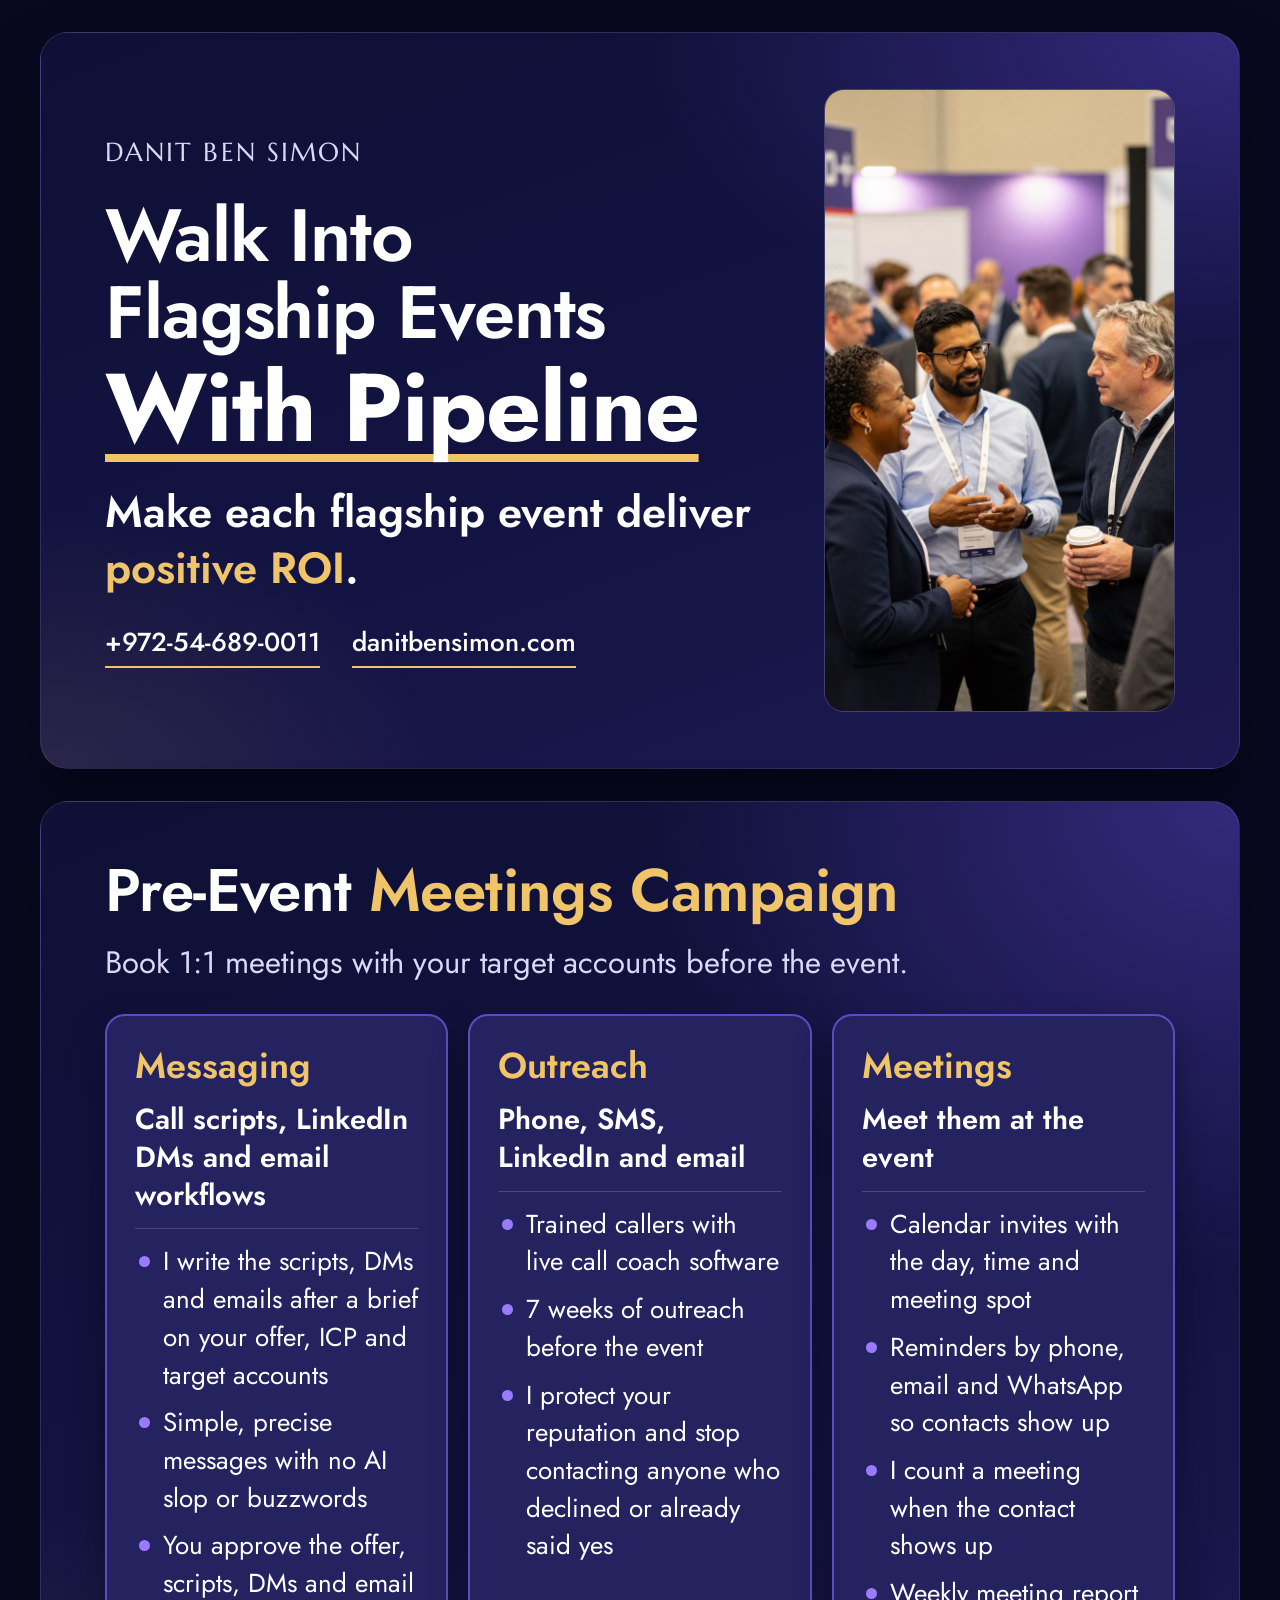
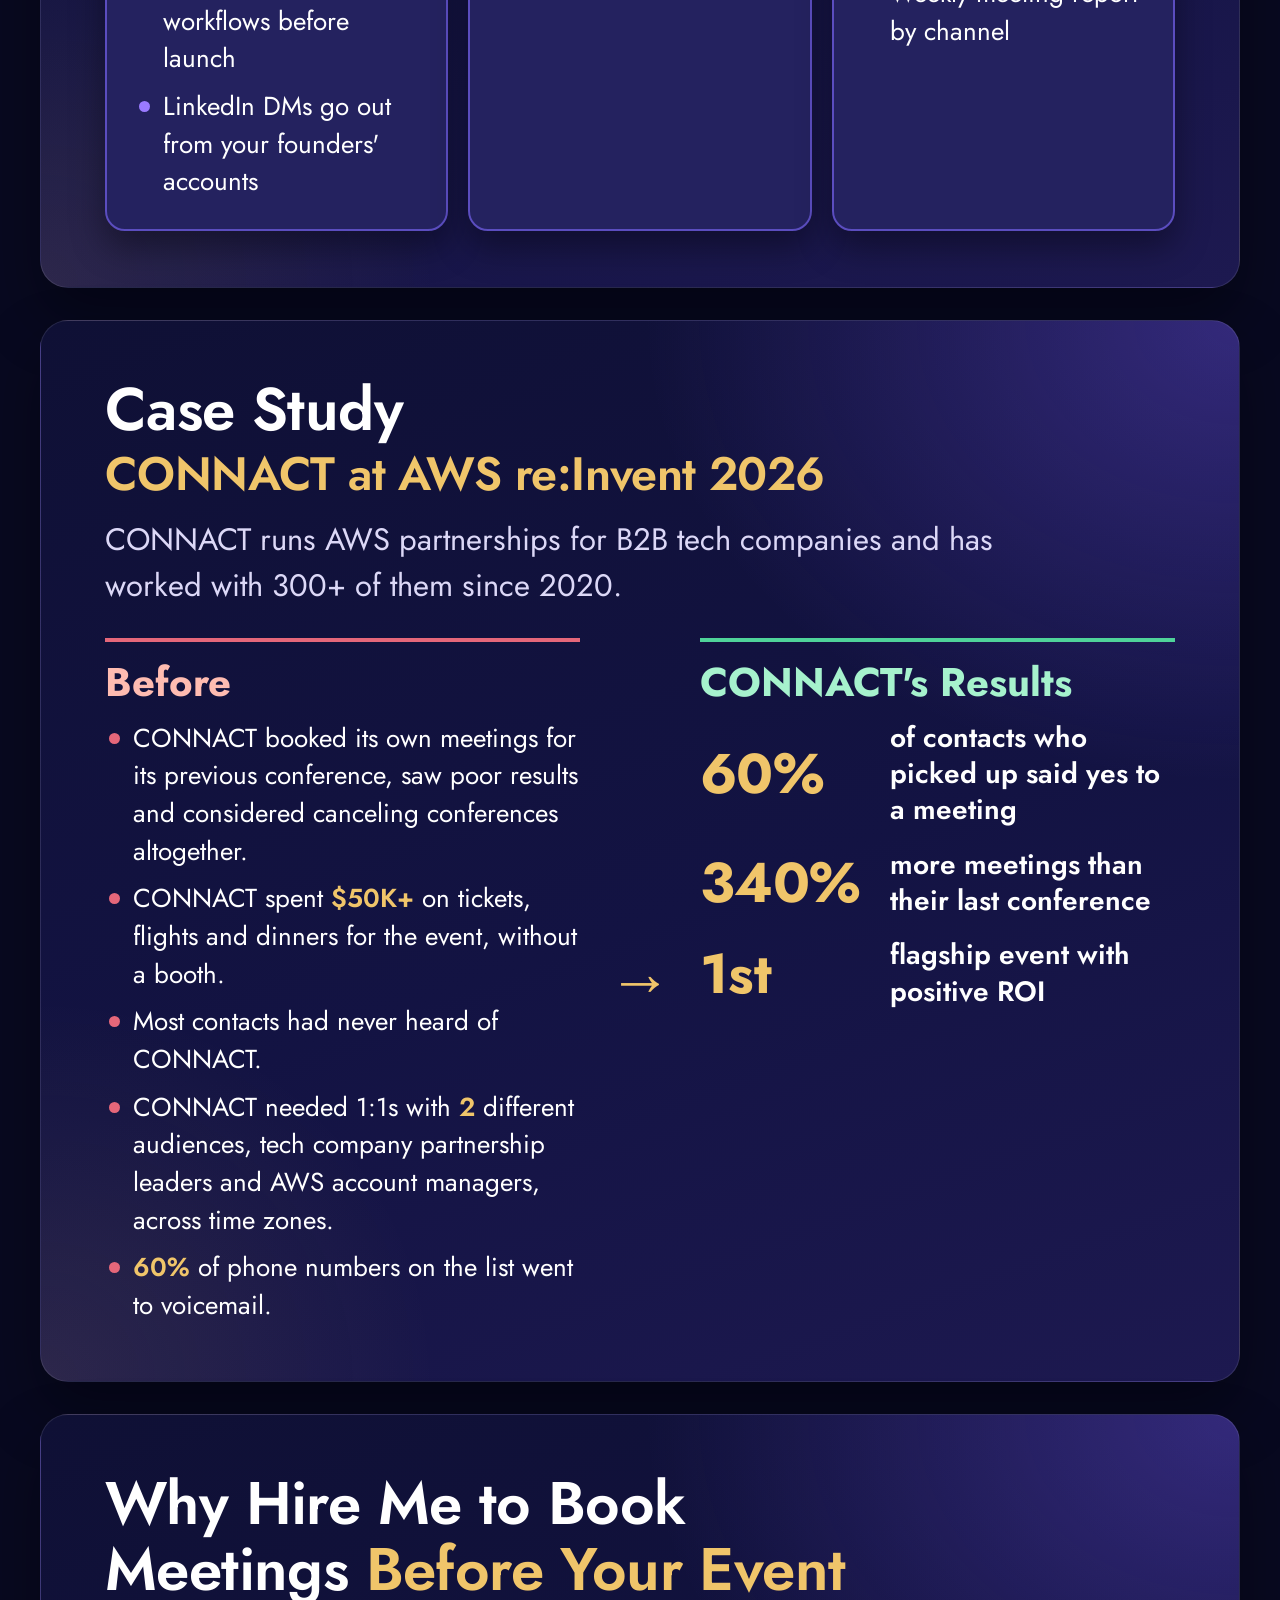
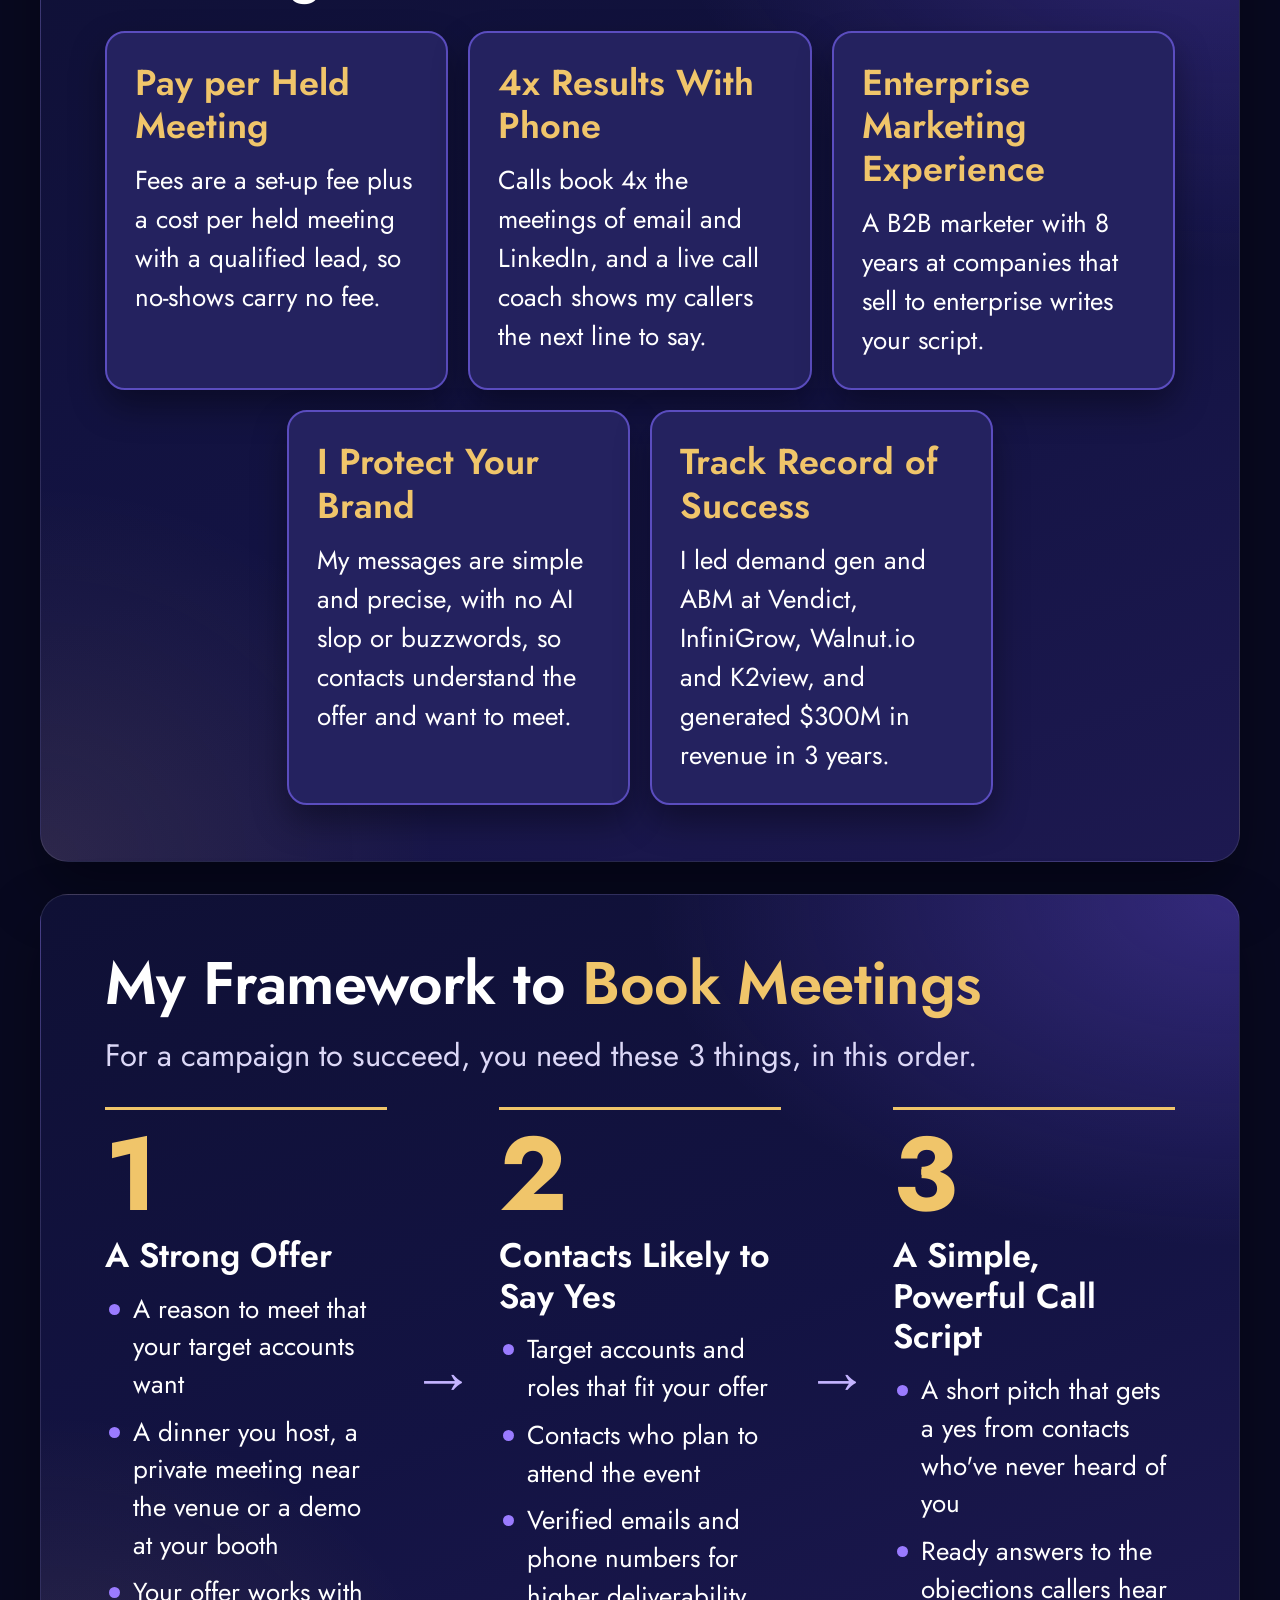
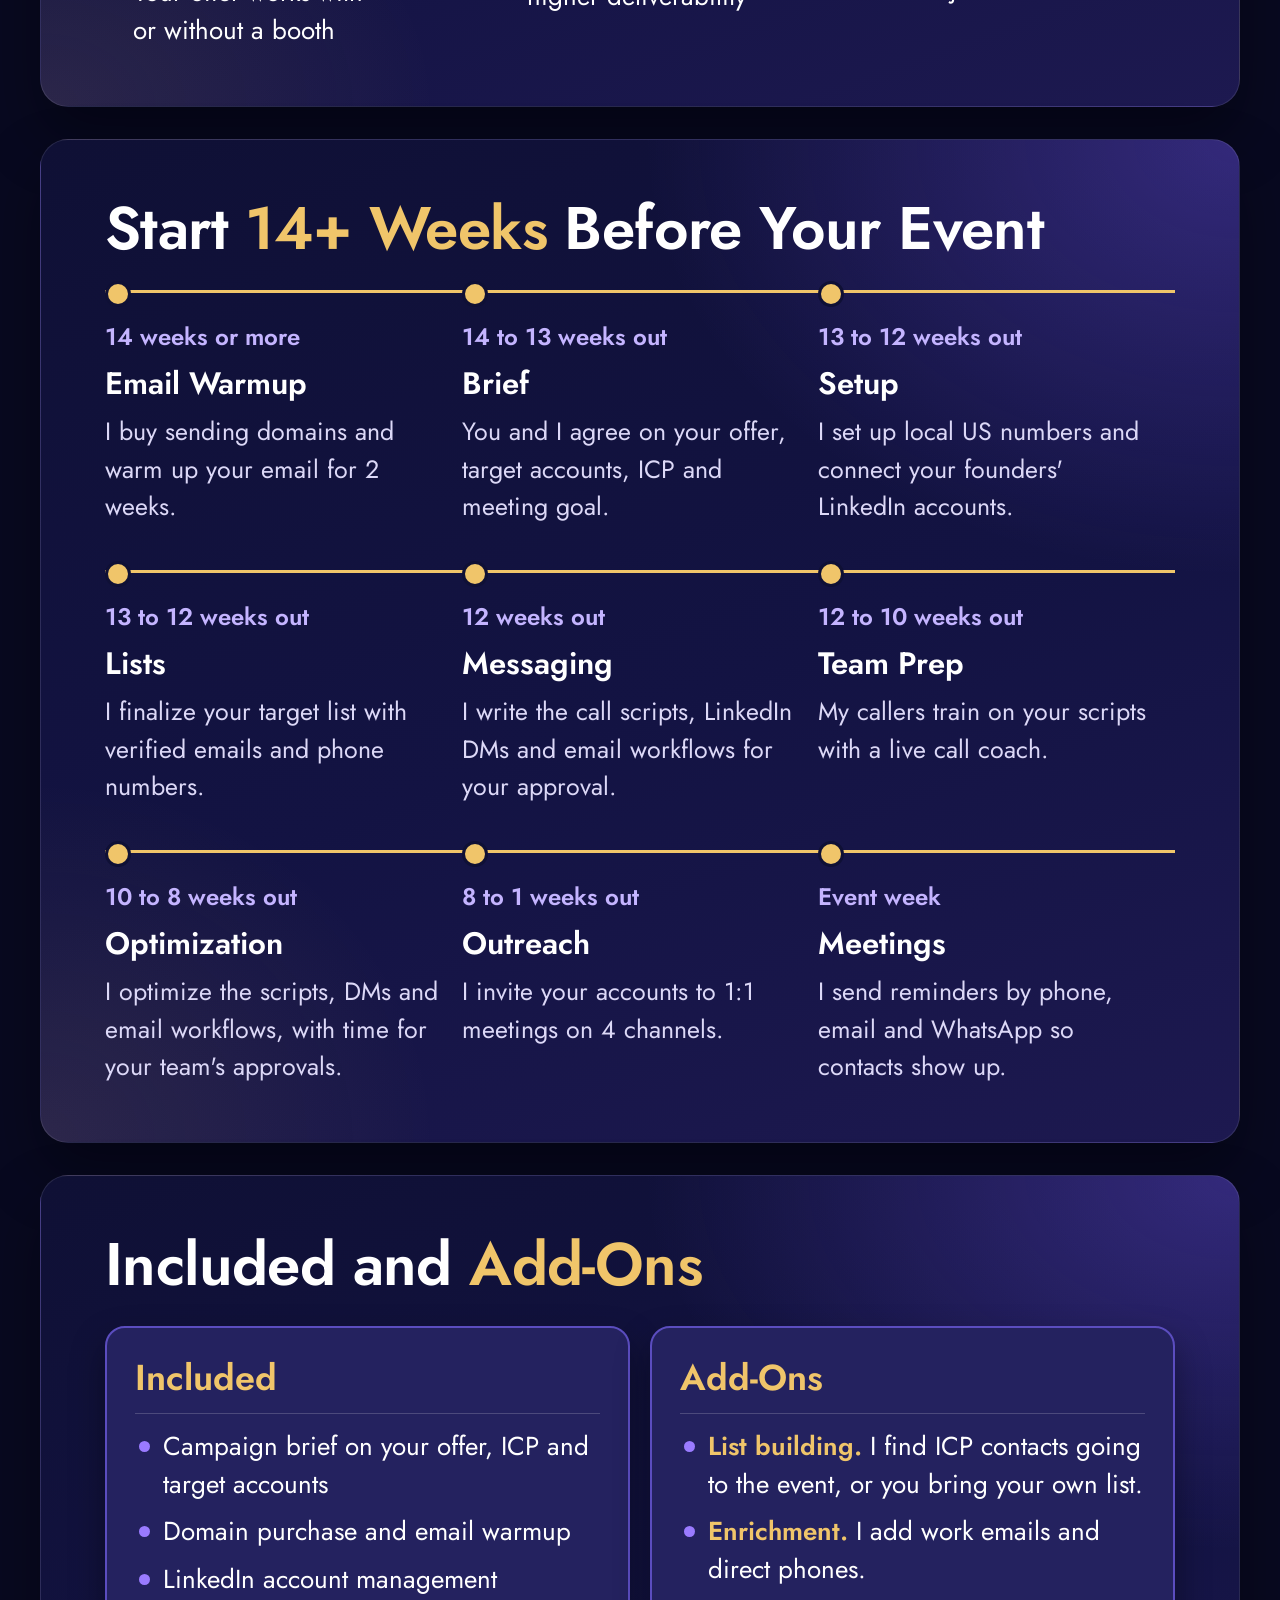
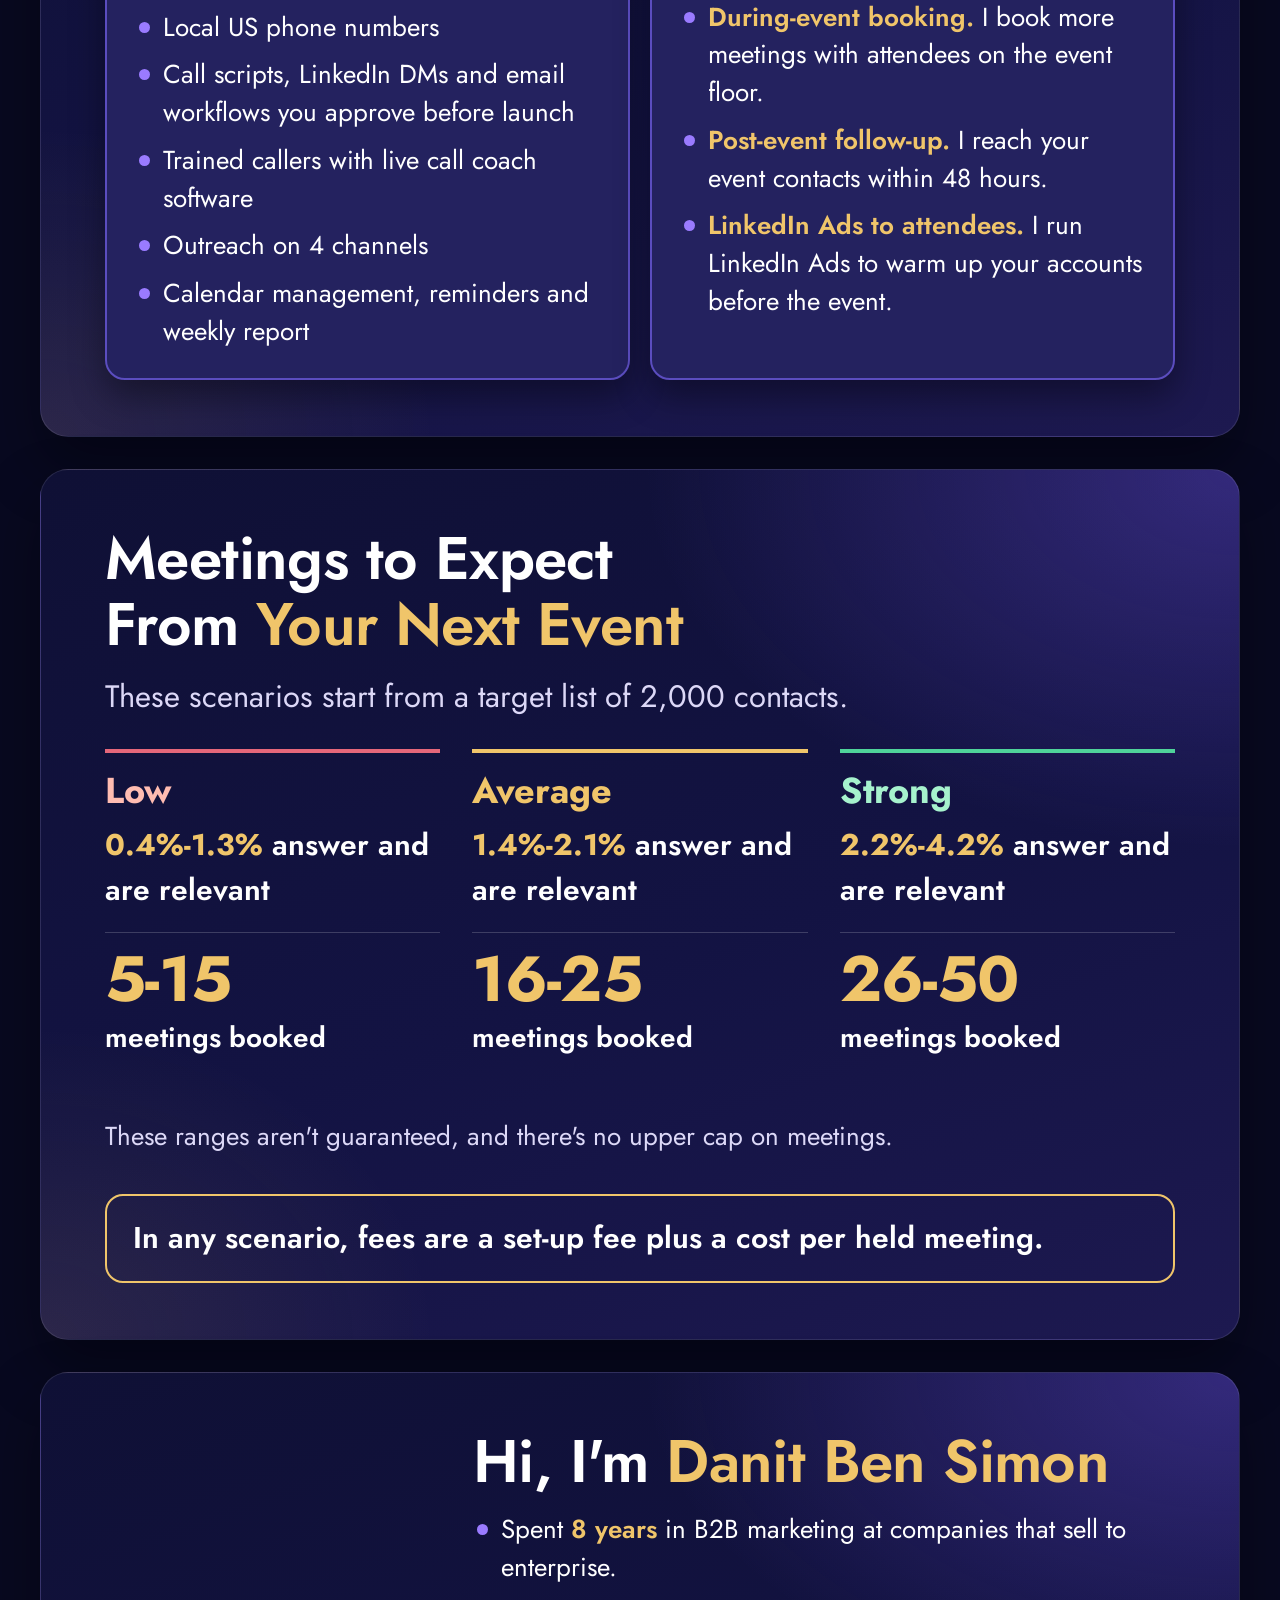
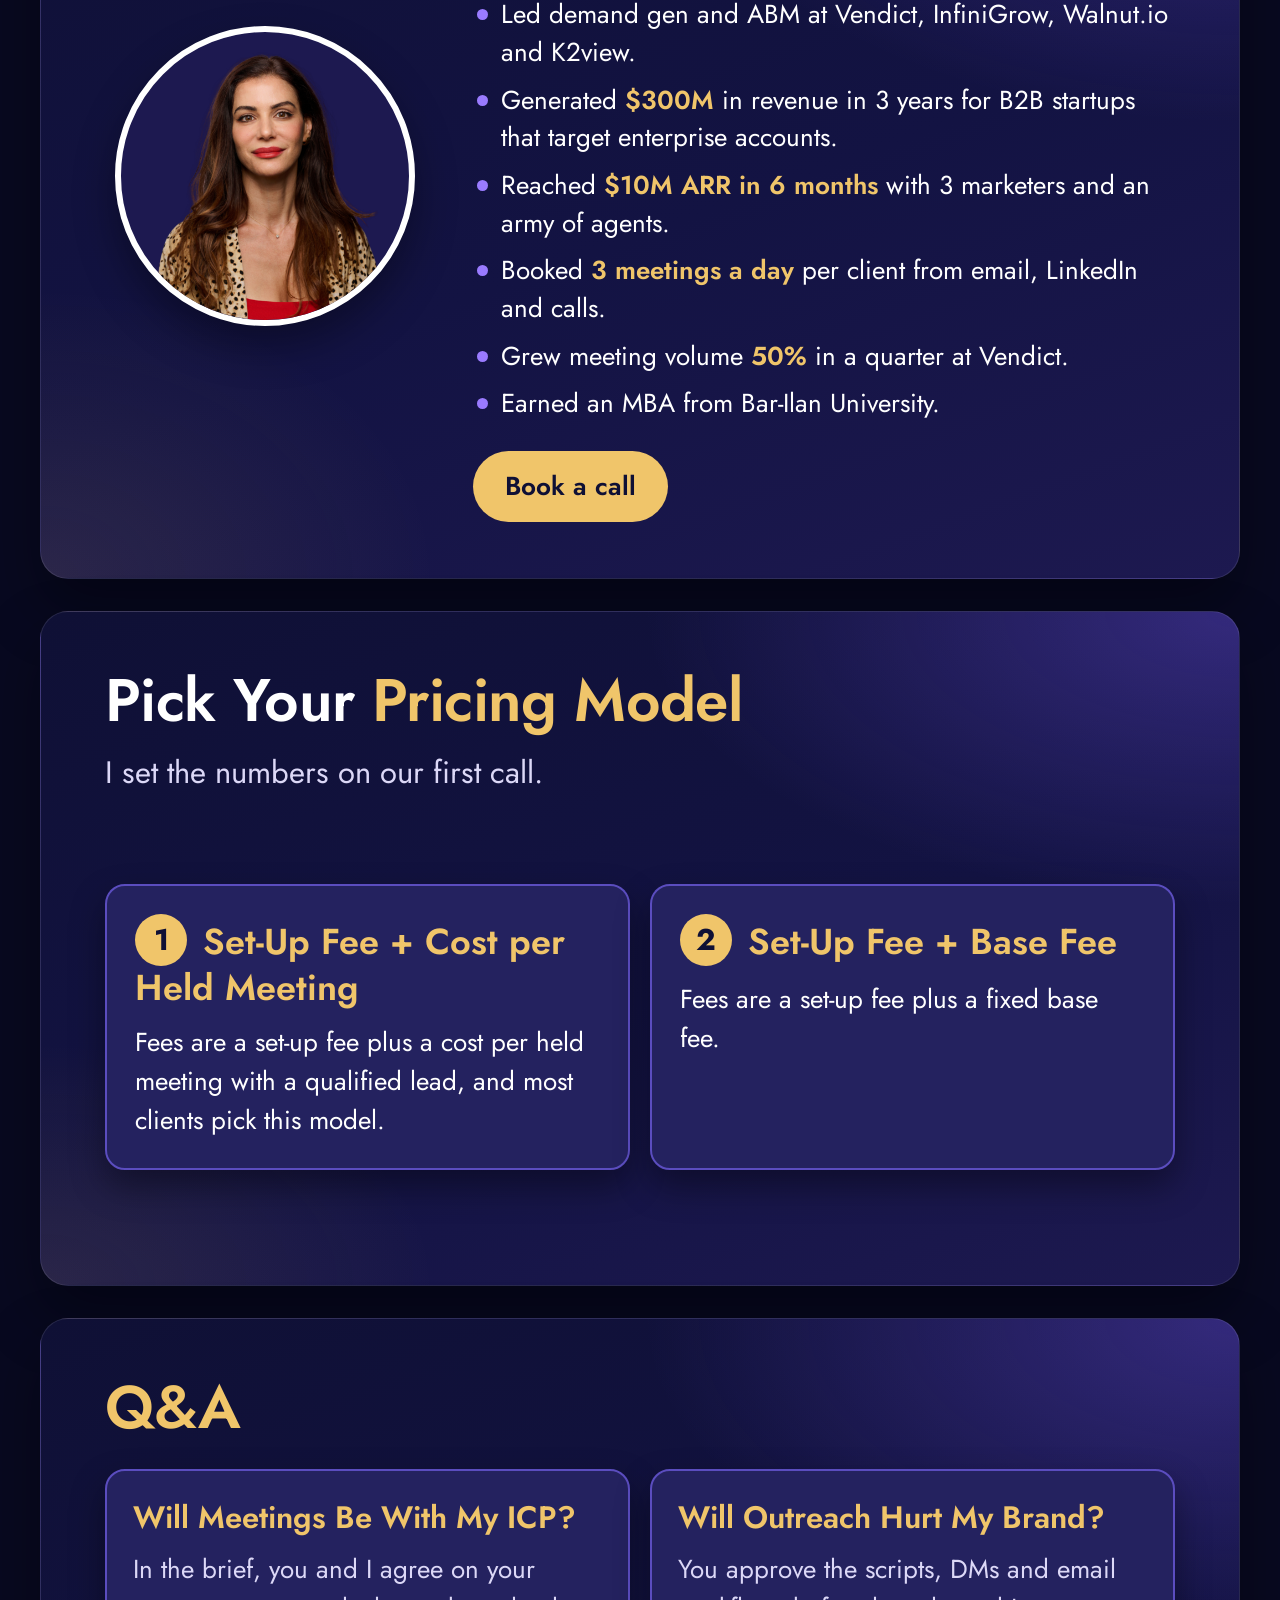
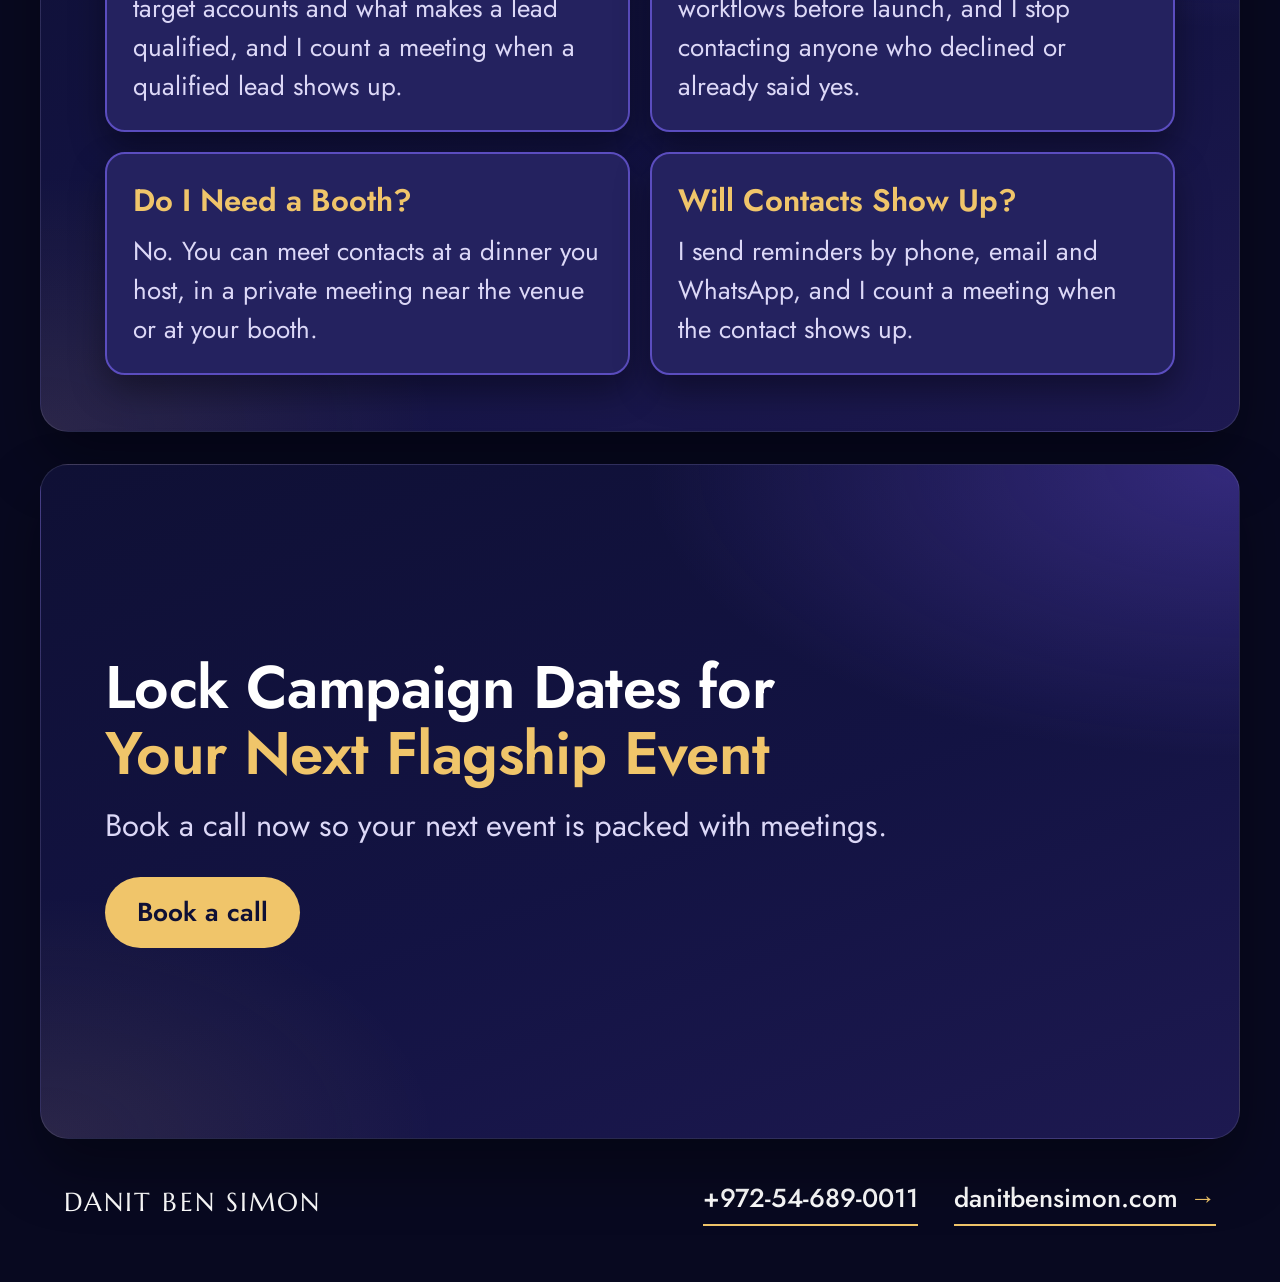
<file: conference-meetings/index.html>
<!doctype html>
<html lang="en">
<head>
<meta charset="utf-8">
<link rel="icon" href="/assets/favicon.ico">
<meta name="description" content="Conference Meetings Program by Danit Ben Simon: pre-event 1:1 meetings with your target accounts, booked by phone, SMS, LinkedIn and email.">
<title>Conference Meetings Program</title>
<meta name="viewport" content="width=device-width, initial-scale=1">
<meta name="claude:viewport-fit-sides" content="cover">
<link rel="stylesheet" href="https://fonts.googleapis.com/css2?family=Marcellus&family=Jost:wght@400;500;600;700&display=swap">
<style>
/* Slide brochure in the CMO Club Top 50 Shapers colors: navy pages, gold, purple, green and coral accents, large Jost type. */
:root { color-scheme: dark; --bg-1: #0F1035; --bg-2: #131343; --bg-3: #1D1950; --glow-1: rgba(124,92,255,.32); --glow-2: rgba(240,197,106,.10); --result-bg: #3A3262; --page: #080920; --white: #FFFFFF; --soft: #DCD8F7; --line: rgba(255,255,255,.18); --panel: #24225F; --card-line: #5B4DBF; --card-shadow: 0 16px 34px rgba(0,0,0,.38); --gold: #F0C56A; --gold-2: #F6D48E; --purple: #9A7BFF; --purple-text: #C4B4FF; --green: #4FD39A; --green-text: #A6F2CD; --green-bg: rgba(79,211,154,.14); --coral: #E5677A; --coral-text: #FFBCB1; --coral-bg: rgba(229,103,122,.16); --navy: #0F1035; --head: 'Jost', -apple-system, 'Segoe UI', Helvetica, Arial, sans-serif; --mark: 'Marcellus', 'Times New Roman', serif; }
* { box-sizing: border-box; margin: 0; padding: 0; }
html { background: var(--page); scroll-behavior: smooth; }
body { background: var(--page); color: var(--white); font-family: var(--head); font-weight: 400; font-size: 26px; line-height: 1.5; -webkit-font-smoothing: antialiased; overflow-x: hidden; }
a { color: inherit; text-decoration: none; } img { max-width: 100%; display: block; }
a:focus-visible, .btn:focus-visible, input:focus-visible { outline: 3px solid var(--gold); outline-offset: 4px; }

/* top bar */
.top { position: sticky; top: env(safe-area-inset-top, 0px); z-index: 20; background: rgba(8,9,32,.9); backdrop-filter: blur(10px); -webkit-backdrop-filter: blur(10px); border-bottom: 1px solid var(--line); }
body::before { content: ""; position: fixed; inset: 0 0 auto; height: env(safe-area-inset-top, 0px); z-index: 21; background: var(--page); }
.top-inner { max-width: 1248px; margin: 0 auto; padding: 0 24px; height: 84px; display: flex; align-items: center; justify-content: space-between; gap: 16px; }
.brand { font-family: var(--mark); font-size: 31px; letter-spacing: .08em; text-transform: uppercase; white-space: nowrap; color: var(--white); }
.btn { display: inline-flex; align-items: center; gap: 10px; font: inherit; font-size: 26px; font-weight: 600; padding: 16px 32px; border-radius: 999px; background: var(--gold); color: var(--navy); white-space: nowrap; transition: background-color 200ms ease, transform 160ms ease-out; }
.btn:hover { background: var(--gold-2); } .btn:active { transform: scale(.97); }
.top .btn { padding: 12px 24px; font-size: 24px; }
.btn-link { display: inline-flex; align-items: center; gap: 12px; font-size: 26px; font-weight: 500; color: var(--white); padding-bottom: 6px; border-bottom: 2px solid var(--gold); }
.btn-link .ar { color: var(--gold); transition: transform 200ms ease-out; } .btn-link:hover .ar { transform: translateX(4px); }
.cta-row { display: flex; flex-wrap: wrap; align-items: center; gap: 20px 36px; } .cta-gap { margin-top: 12px; }

/* slides */
.deck { padding: 32px 24px 8px; display: grid; gap: 32px; }
.slide { position: relative; width: 100%; max-width: 1200px; margin: 0 auto; aspect-ratio: 16 / 9; padding: 56px 64px; border-radius: 28px; display: flex; flex-direction: column; gap: 28px; background: radial-gradient(80% 70% at 100% 0%, var(--glow-1) 0%, transparent 62%), radial-gradient(55% 60% at 0% 100%, var(--glow-2) 0%, transparent 60%), linear-gradient(160deg, var(--bg-1) 0%, var(--bg-2) 55%, var(--bg-3) 100%); border: 1px solid rgba(255,255,255,.10); box-shadow: 0 30px 60px rgba(0,0,0,.35); }
.slide h2 { font-size: clamp(40px, 4.8vw, 60px); font-weight: 600; line-height: 1.1; letter-spacing: -.01em; text-wrap: balance; }
.g { color: var(--gold); }
.h2-sub { display: block; font-size: .78em; margin-top: 6px; }
.lead { font-size: 31px; color: var(--soft); max-width: 900px; }
.head { display: grid; gap: 16px; }
.body { flex: 1; display: grid; align-content: center; gap: 24px; }

/* cover */
.cover h1 { font-size: clamp(52px, 7vw, 84px); font-weight: 600; line-height: 1.04; letter-spacing: -.015em; text-wrap: balance; }
.cover h1 .big { display: block; font-size: 1.3em; font-weight: 700; margin-top: .06em; text-decoration: underline; text-decoration-color: var(--gold); text-decoration-thickness: .08em; text-underline-offset: .14em; text-decoration-skip-ink: none; }
.cover .sub { font-size: clamp(30px, 3vw, 38px); color: var(--soft); max-width: 860px; }
.chips { display: grid; grid-template-columns: repeat(3, minmax(0,1fr)); gap: 16px; margin-top: auto; }
.chip { background: var(--panel); border: 1px solid var(--line); border-radius: 18px; padding: 18px 22px; display: grid; gap: 4px; }
.chip b { font-size: 36px; font-weight: 600; color: var(--gold); line-height: 1.2; } .chip span { font-size: 25px; color: var(--soft); line-height: 1.35; }


/* cover media */
.cover-brand { font-size: 26px; color: var(--soft); }
.cover-contact { display: flex; flex-wrap: wrap; gap: 12px 32px; font-size: 26px; font-weight: 500; color: var(--white); }
.cover-contact a { border-bottom: 2px solid var(--gold); padding-bottom: 4px; }
.cover .sub { font-size: clamp(32px, 3.4vw, 44px); font-weight: 600; color: var(--white); max-width: 980px; line-height: 1.3; }
.cover-media { display: grid; grid-template-columns: repeat(2, minmax(0,1fr)); gap: 16px; height: 290px; margin-top: auto; }
.cover-media img { width: 100%; height: 100%; object-fit: cover; border-radius: 18px; border: 1px solid var(--line); }
.cal { height: 100%; border-radius: 18px; background: #FFFFFF; color: var(--navy); padding: 18px 18px; display: flex; flex-direction: column; gap: 8px; overflow: hidden; }
.cal-head { font-size: 24px; font-weight: 700; color: var(--navy); }
.cal-row { display: block; border-left: 6px solid var(--gold); background: #F3F0FF; border-radius: 8px; padding: 5px 10px; font-size: 24px; line-height: 1.3; color: var(--navy); }
.cal-row b { font-weight: 700; margin-right: 6px; }
.cal-row.p { border-left-color: var(--purple); } .cal-row.gr { border-left-color: var(--green); }
.cmp-wrap { overflow-x: auto; border-radius: 20px; }

/* cards */
.grid5 { display: grid; grid-template-columns: repeat(6, minmax(0,1fr)); gap: 20px; }
.grid5 > * { grid-column: span 2; }
.grid5 > :nth-child(4) { grid-column: 2 / span 2; } .grid5 > :nth-child(5) { grid-column: 4 / span 2; }
.cover-grid { flex: 1; display: grid; grid-template-columns: minmax(0,1.45fr) minmax(0,.75fr); gap: 40px; align-items: stretch; }
.cover-text { display: flex; flex-direction: column; justify-content: center; gap: 26px; }
.cover h1 { font-size: clamp(48px, 5.8vw, 74px); }
.cover-photo { width: 100%; height: 100%; min-height: 420px; object-fit: cover; object-position: 50% 45%; border-radius: 20px; border: 1px solid var(--line); }

.kick { font-size: 29px; font-weight: 600; color: var(--white); line-height: 1.3; }

.grid3 { display: grid; grid-template-columns: repeat(3, minmax(0,1fr)); gap: 20px; }
.grid2 { display: grid; grid-template-columns: repeat(2, minmax(0,1fr)); gap: 20px; }
.panel { background: var(--panel); border: 2px solid var(--card-line); box-shadow: var(--card-shadow); border-radius: 20px; padding: 28px; display: flex; flex-direction: column; gap: 14px; min-width: 0; }
.panel h3 { font-size: 36px; font-weight: 600; color: var(--gold); line-height: 1.2; }
.panel p { font-size: 26px; }
.opt { display: inline-grid; place-items: center; width: 52px; height: 52px; border-radius: 50%; background: var(--gold); color: var(--navy); font-size: 30px; font-weight: 700; line-height: 1; margin-right: 16px; vertical-align: 4px; }
.dots-list { list-style: none; display: grid; gap: 10px; }
.dots-list li { position: relative; padding-left: 28px; font-size: 26px; line-height: 1.45; }
.dots-list li::before { content: ""; position: absolute; left: 4px; top: 13px; width: 11px; height: 11px; border-radius: 50%; background: var(--purple); }
.dots-list li b { color: var(--gold); font-weight: 600; }
.panel .dots-list { padding-top: 14px; border-top: 1px solid var(--line); }

/* compare table */
.cmp { --cl: #7D74C4; border: 2px solid var(--cl); border-radius: 20px; overflow: hidden; background: #FFFFFF; color: var(--navy); }
.cmp-row { display: grid; grid-template-columns: 210px repeat(3, minmax(0,1fr)); border-top: 2px solid var(--cl); }
.cmp-row:first-child { border-top: 0; }
.cmp-row > span { padding: 16px 20px; font-size: 26px; line-height: 1.4; min-width: 0; color: var(--navy); }
.cmp-row > span + span { border-left: 2px solid var(--cl); }
.cmp-row .dim { font-weight: 700; background: #F3F0FF; }
.cmp-row .c3 { background: #EAF8F1; border-left: 4px solid #1F9D63; }
.cmp-head > span { font-size: 26px; font-weight: 700; padding-top: 18px; padding-bottom: 18px; }
.cmp-head .c1, .cmp-head .c2 { color: #B3364A; background: #FDECEF; } .cmp-head .c3 { color: #0F7A4B; background: #DDF5E9; }
.cmp-head > span:first-child { background: #F3F0FF; }
.mk { display: inline-grid; place-items: center; width: 32px; height: 32px; border-radius: 50%; font-size: 24px; font-weight: 700; color: #FFFFFF; margin-right: 10px; vertical-align: 2px; }
.c1 .mk, .c2 .mk { background: #D6455A; } .c3 .mk { background: #1F9D63; }

/* stat tiles */
.tile { background: var(--panel); border: 1px solid var(--line); border-top: 4px solid var(--gold); border-radius: 20px; padding: 22px 26px; display: flex; flex-direction: column; gap: 10px; min-width: 0; }
.tile .tag { align-self: flex-start; font-size: 24px; font-weight: 600; color: var(--purple-text); }
.tile .stat { font-size: 26px; line-height: 1.4; }
.tile .stat .n { display: block; font-size: clamp(56px, 6vw, 76px); font-weight: 700; line-height: 1; color: var(--gold); margin-bottom: 8px; letter-spacing: -.02em; }
.tile .src { margin-top: auto; font-size: 24px; color: var(--soft); }

/* framework */
.fw { display: grid; grid-template-columns: minmax(0,1fr) auto minmax(0,1fr) auto minmax(0,1fr); gap: 24px; align-items: start; }
.fw-step { display: grid; gap: 14px; align-content: start; min-width: 0; padding-top: 18px; border-top: 3px solid var(--gold); }
.fw-n { font-size: 104px; font-weight: 700; line-height: .9; color: var(--gold); letter-spacing: -.02em; }
.fw-step h3 { font-size: 34px; font-weight: 600; line-height: 1.2; color: var(--white); }
.fw-op { align-self: center; font-size: 64px; font-weight: 400; line-height: 1; color: var(--purple-text); }

/* timeline */
.timeline { display: grid; grid-template-columns: repeat(3, minmax(0,1fr)); row-gap: 44px; }
.tl { position: relative; display: grid; gap: 6px; align-content: start; min-width: 0; border-top: 3px solid var(--gold); padding: 26px 20px 0 0; }
.tl::before { content: ""; position: absolute; top: -12px; left: 0; width: 20px; height: 20px; border-radius: 50%; background: var(--gold); border: 3px solid var(--navy); }
.tl .when { font-size: 24px; font-weight: 600; color: var(--purple-text); } .tl h3 { font-size: 31px; font-weight: 600; } .tl p { font-size: 25px; color: var(--soft); }

/* case study */
.cs { display: grid; grid-template-columns: repeat(2, minmax(0,1fr)); gap: 18px; }
.cs .wide, .cs .result { grid-column: 1 / -1; }
.cs .result { border: 2px solid var(--gold); background: var(--result-bg); }
.res-grid { display: grid; grid-template-columns: repeat(3, minmax(0,1fr)); gap: 28px; }
.cs .result .stat { font-size: 36px; font-weight: 600; line-height: 1.25; } .cs .result .stat .n { display: block; font-size: 84px; font-weight: 700; line-height: 1; color: var(--gold); margin-bottom: 10px; } .cs .result .stat .n.n-sm { font-size: 50px; line-height: 1.1; }

/* detail rows */
.rows { display: grid; border-top: 2px solid var(--card-line); }
.rows .row { display: grid; grid-template-columns: 280px minmax(0,1fr); gap: 24px; padding: 16px 0; border-bottom: 2px solid var(--card-line); }
.rows dt { font-size: 28px; font-weight: 700; color: var(--gold); line-height: 1.35; }
.rows dd { font-size: 26px; line-height: 1.45; color: var(--white); }
.rows dd b { color: var(--gold); font-weight: 700; }

/* before and after */
.ba { display: grid; grid-template-columns: minmax(0,1fr) auto minmax(0,1fr); gap: 28px; align-items: start; }
.ba-col { display: grid; gap: 16px; align-content: start; min-width: 0; padding-top: 18px; }
.ba-col h3 { font-size: 40px; font-weight: 700; line-height: 1.1; }
.ba-col.before { border-top: 4px solid var(--coral); } .ba-col.before h3 { color: var(--coral-text); }
.ba-col.before .dots-list li::before { background: var(--coral); }
.ba-col.after { border-top: 4px solid var(--green); } .ba-col.after h3 { color: var(--green-text); }
.ba-arrow { align-self: center; font-size: 64px; line-height: 1; color: var(--gold); }
.ba-stats { display: grid; gap: 18px; }
.ba-stats .stat { display: grid; grid-template-columns: 170px minmax(0,1fr); gap: 20px; align-items: center; font-size: 28px; font-weight: 600; line-height: 1.3; }
.ba-stats .stat .n { font-size: 56px; font-weight: 700; line-height: 1; color: var(--gold); letter-spacing: -.01em; }

/* scenarios */
.sc { display: grid; grid-template-columns: repeat(3, minmax(0,1fr)); column-gap: 32px; row-gap: 6px; }
.sc-col { display: grid; grid-row: span 8; grid-template-rows: subgrid; align-content: start; min-width: 0; padding-top: 18px; border-top: 4px solid var(--gold); }
.sc-col h3 { font-size: 36px; font-weight: 700; line-height: 1.1; }
.sc-col.low { border-top-color: var(--coral); } .sc-col.low h3 { color: var(--coral-text); }
.sc-col.avg h3 { color: var(--gold); }
.sc-col.strong { border-top-color: var(--green); } .sc-col.strong h3 { color: var(--green-text); }
.sc-n { font-size: 64px; font-weight: 700; line-height: 1; color: var(--gold); letter-spacing: -.01em; margin-top: 6px; }
.sc-u { font-size: 28px; font-weight: 600; color: var(--white); }
.sc-p { font-size: 26px; color: var(--soft); }
.sc-tag { font-size: 24px; font-weight: 600; color: var(--green-text); }
.sc-n .to { font-size: .45em; font-weight: 600; color: var(--white); margin: 0 .3em; letter-spacing: 0; }
.sc-note { margin-top: 10px; font-size: 26px; color: var(--soft); }
.sc-step { font-size: 30px; font-weight: 600; color: var(--white); margin-top: 6px; } .sc-k { color: var(--gold); font-weight: 700; }
.sc-n { margin-top: 14px; padding-top: 14px; border-top: 1px solid var(--line); } .sc-ghost { visibility: hidden; }
@media (max-width: 700px) { .sc-ghost { display: none; } }
.sc-sum { margin-top: 14px; padding: 22px 26px; border: 2px solid var(--gold); border-radius: 18px; font-size: 30px; font-weight: 600; line-height: 1.35; color: var(--white); }

/* about */
.about { display: grid; grid-template-columns: 320px minmax(0,1fr); gap: 48px; align-items: center; }
.photo { width: 300px; height: 300px; border-radius: 50%; overflow: hidden; border: 6px solid var(--white); box-shadow: 0 20px 40px rgba(0,0,0,.35); justify-self: center; background: #1D1950; }
.photo img { width: 100%; height: 100%; object-fit: cover; }

/* faq */
.qa { background: var(--panel); border: 2px solid var(--card-line); box-shadow: var(--card-shadow); border-radius: 20px; padding: 24px 26px; display: grid; gap: 8px; }
.qa h3 { font-size: 31px; font-weight: 600; color: var(--gold); } .qa p { font-size: 26px; color: var(--soft); }

/* next step */
.final { display: grid; grid-template-columns: minmax(0,1fr) minmax(0,1fr); gap: 40px; align-items: center; }
.planner { background: var(--panel); border: 2px solid var(--card-line); box-shadow: var(--card-shadow); border-top: 4px solid var(--gold); border-radius: 20px; padding: 28px; display: grid; gap: 14px; }
.planner label { font-size: 26px; font-weight: 600; }
.planner input { width: 100%; height: 58px; padding: 0 16px; font: inherit; font-size: 26px; color: var(--white); background: #16154A; border: 2px solid var(--card-line); border-radius: 12px; }
.plan-out { display: grid; gap: 10px; } .plan-row { display: flex; justify-content: space-between; gap: 16px; border-top: 1px solid var(--line); padding-top: 10px; font-size: 26px; } .plan-row b { text-align: right; color: var(--gold); font-weight: 600; }
.plan-note { font-size: 25px; color: var(--soft); }
.planner .btn { justify-self: start; }

footer { max-width: 1200px; margin: 0 auto; padding: 32px 24px 56px; display: flex; flex-wrap: wrap; justify-content: space-between; gap: 16px; align-items: center; }
footer .brand { font-size: 26px; }
.foot-links { display: flex; flex-wrap: wrap; align-items: center; gap: 16px 36px; }

@media (max-width: 1000px) {
  .slide { aspect-ratio: auto; padding: 40px 32px; }
  .grid3, .grid2, .cs, .chips, .final, .about, .grid5, .cover-grid { grid-template-columns: 1fr; }
  .grid5 > *, .grid5 > :nth-child(4), .grid5 > :nth-child(5) { grid-column: auto; }
  .cover-photo { min-height: 0; height: 320px; }
  .cs .wide, .cs .result { grid-column: auto; } .res-grid { grid-template-columns: 1fr; gap: 28px; }
  .timeline { grid-template-columns: 1fr; border-left: 3px solid var(--gold); padding-left: 28px; row-gap: 22px; }
  .tl { border-top: 0; padding: 0; }
  .tl::before { top: 6px; left: -40px; }
  .fw { grid-template-columns: 1fr; gap: 18px; } .fw-op { align-self: start; font-size: 52px; transform: rotate(90deg); width: fit-content; }
  .ba { grid-template-columns: 1fr; gap: 22px; } .ba-arrow { align-self: start; transform: rotate(90deg); font-size: 52px; }
  .about { text-align: left; } .photo { width: 240px; height: 240px; justify-self: start; }
  .cmp-row { grid-template-columns: repeat(3, minmax(0,1fr)); }
  .cmp-row .dim { grid-column: 1 / -1; font-size: 26px; padding-top: 12px; padding-bottom: 12px; }
  .cmp-head > span:first-child { display: none; }
  .cmp-row > span { font-size: 24px; padding: 14px 14px; }
  .cmp-row .c1 { border-left: 0; }
  .cmp-row .dim { border-bottom: 2px solid var(--cl); }
  .mk { width: 28px; height: 28px; font-size: 22px; margin-right: 6px; }
  .cover-media { grid-template-columns: 1fr; height: auto; }
  .cover-media img { height: 240px; }
}
@media (max-width: 700px) {
  .rows .row { grid-template-columns: 1fr; gap: 4px; }
  .sc { grid-template-columns: 1fr; row-gap: 26px; } .sc-col { grid-row: auto; grid-template-rows: none; gap: 6px; } .sc-n { font-size: 56px; }
  .ba-stats .stat { grid-template-columns: 1fr; gap: 6px; }
  .cmp-head { display: none; }
  .cmp-row:nth-child(2) { border-top: 0; }
  .cmp-row { grid-template-columns: 1fr; }
  .cmp-row > span + span { border-left: 0; border-top: 2px solid var(--cl); }
  .cmp-row .c3 { border-left: 6px solid #1F9D63; }
  .cmp-row [data-col]::before { content: attr(data-col); display: block; font-size: 22px; font-weight: 700; line-height: 1.3; margin-bottom: 6px; }
  .cmp-row .c1::before, .cmp-row .c2::before { color: #B3364A; } .cmp-row .c3::before { color: #0F7A4B; }
  .cmp-row > span { font-size: 24px; padding: 14px 18px; }
}
@media (max-width: 560px) {
  .deck { padding: 16px 12px 8px; gap: 18px; }
  .slide { padding: 32px 20px; border-radius: 20px; gap: 22px; }
  body { font-size: 24px; }
  .top-inner { height: 76px; gap: 10px; padding: 0 16px; } .brand { font-size: 23px; letter-spacing: .06em; } .top .btn { padding: 10px 16px; font-size: 22px; }
  .lead, .cover .sub { font-size: 26px; }
  .panel, .tile, .qa, .planner { padding: 22px 20px; }
  .btn { font-size: 24px; padding: 14px 26px; }
}
@media (max-width: 359px) { .brand { font-size: 19px; letter-spacing: .05em; } }
@media print {
  @page { size: 1200px 675px; margin: 0; }
  body { background: none; } .top, footer { display: none; } .deck { padding: 0; gap: 0; }
  .slide { border-radius: 0; box-shadow: none; break-after: page; -webkit-print-color-adjust: exact; print-color-adjust: exact; }
}
@media (max-width: 1000px) { .ba-arrow, .fw-op { display: none !important; } }
@media (prefers-reduced-motion: reduce) { * { transition: none !important; } html { scroll-behavior: auto; } }
.deck { grid-template-columns: minmax(0, 1fr); }
</style>
</head>
<body>



<main class="deck">

<section class="slide cover" id="top">
  <div class="cover-grid">
    <div class="cover-text">
      <span class="brand cover-brand">Danit Ben Simon</span>
      <h1>Walk Into Flagship Events <span class="big">With Pipeline</span></h1>
      <p class="sub">Make each flagship event deliver <span class="g">positive&nbsp;ROI</span>.</p>
      <div class="cover-contact"><a href="tel:+972546890011">+972-54-689-0011</a><a href="https://danitbensimon.com" target="_blank" rel="noopener">danitbensimon.com</a></div>
    </div>
    <img class="cover-photo" src="cover-attendees.jpg" alt="Conference attendees with name badges talking on an expo floor" width="720" height="1280">
  </div>
</section>

<section class="slide" id="offer">
  <div class="head">
    <h2>Pre-Event <span class="g">Meetings Campaign</span></h2>
    <p class="lead">Book 1:1 meetings with your target accounts before the event.</p>
  </div>
  <div class="body grid3">
    <div class="panel">
      <h3>Messaging</h3>
      <div class="kick">Call scripts, LinkedIn DMs and email workflows</div>
      <ul class="dots-list">
        <li>I write the scripts, DMs and emails after a brief on your offer, ICP and target accounts</li>
        <li>Simple, precise messages with no AI slop or buzzwords</li>
        <li>You approve the offer, scripts, DMs and email workflows before launch</li>
        <li>LinkedIn DMs go out from your founders' accounts</li>
      </ul>
    </div>
    <div class="panel">
      <h3>Outreach</h3>
      <div class="kick">Phone, SMS, LinkedIn and email</div>
      <ul class="dots-list">
        <li>Trained callers with live call coach software</li>
        <li>7 weeks of outreach before the event</li>
        <li>I protect your reputation and stop contacting anyone who declined or already said yes</li>
      </ul>
    </div>
    <div class="panel">
      <h3>Meetings</h3>
      <div class="kick">Meet them at the event</div>
      <ul class="dots-list">
        <li>Calendar invites with the day, time and meeting spot</li>
        <li>Reminders by phone, email and WhatsApp so contacts show up</li>
        <li>I count a meeting when the contact shows up</li>
        <li>Weekly meeting report by channel</li>
      </ul>
    </div>
  </div>
</section>

<section class="slide" id="case">
  <div class="head">
    <h2>Case Study <span class="g h2-sub">CONNACT at AWS re:Invent 2026</span></h2>
    <p class="lead">CONNACT runs AWS partnerships for B2B tech companies and has worked with 300+ of them since 2020.</p>
  </div>
  <div class="body">
    <div class="ba">
      <div class="ba-col before">
        <h3>Before</h3>
        <ul class="dots-list">
          <li>CONNACT booked its own meetings for its previous conference, saw poor results and considered canceling conferences altogether.</li>
          <li>CONNACT spent <b>$50K+</b> on tickets, flights and dinners for the event, without a booth.</li>
          <li>Most contacts had never heard of CONNACT.</li>
          <li>CONNACT needed 1:1s with <b>2</b> different audiences, tech company partnership leaders and AWS account managers, across time zones.</li>
          <li><b>60%</b> of phone numbers on the list went to voicemail.</li>
        </ul>
      </div>
      <span class="ba-arrow" aria-hidden="true">&rarr;</span>
      <div class="ba-col after">
        <h3>CONNACT's Results</h3>
        <div class="ba-stats">
          <p class="stat"><b class="n">60%</b> of contacts who picked up said yes to a meeting</p>
          <p class="stat"><b class="n">340%</b> more meetings than their last conference</p>
          <p class="stat"><b class="n">1st</b> flagship event with positive ROI</p>
        </div>
      </div>
    </div>
  </div>
</section>

<section class="slide" id="advantages">
  <div class="head">
    <h2>Why Hire Me to Book Meetings <span class="g">Before Your Event</span></h2>
  </div>
  <div class="body grid5">
    <div class="panel"><h3>Pay per Held Meeting</h3><p>Fees are a set-up fee plus a cost per held meeting with a qualified lead, so no-shows carry no fee.</p></div>
    <div class="panel"><h3>4x Results With Phone</h3><p>Calls book 4x the meetings of email and LinkedIn, and a live call coach shows my callers the next line to say.</p></div>
    <div class="panel"><h3>Enterprise Marketing Experience</h3><p>A B2B marketer with 8 years at companies that sell to enterprise writes your script.</p></div>
    <div class="panel"><h3>I Protect Your Brand</h3><p>My messages are simple and precise, with no AI slop or buzzwords, so contacts understand the offer and want to meet.</p></div>
    <div class="panel"><h3>Track Record of Success</h3><p>I led demand gen and ABM at Vendict, InfiniGrow, Walnut.io and K2view, and generated $300M in revenue in 3 years.</p></div>
  </div>
</section>

<section class="slide" id="keys">
  <div class="head">
    <h2>My Framework to <span class="g">Book Meetings</span></h2>
    <p class="lead">For a campaign to succeed, you need these 3 things, in this order.</p>
  </div>
  <div class="body">
    <div class="fw">
      <div class="fw-step">
        <span class="fw-n">1</span>
        <h3>A Strong Offer</h3>
        <ul class="dots-list">
          <li>A reason to meet that your target accounts want</li>
          <li>A dinner you host, a private meeting near the venue or a demo at your booth</li>
          <li>Your offer works with or without a booth</li>
        </ul>
      </div>
      <span class="fw-op" aria-hidden="true">&rarr;</span>
      <div class="fw-step">
        <span class="fw-n">2</span>
        <h3>Contacts Likely to Say Yes</h3>
        <ul class="dots-list">
          <li>Target accounts and roles that fit your offer</li>
          <li>Contacts who plan to attend the event</li>
          <li>Verified emails and phone numbers for higher deliverability</li>
        </ul>
      </div>
      <span class="fw-op" aria-hidden="true">&rarr;</span>
      <div class="fw-step">
        <span class="fw-n">3</span>
        <h3>A Simple, Powerful Call Script</h3>
        <ul class="dots-list">
          <li>A short pitch that gets a yes from contacts who've never heard of you</li>
          <li>Ready answers to the objections callers hear</li>
        </ul>
      </div>
    </div>
  </div>
</section>

<section class="slide" id="plan">
  <div class="head">
    <h2>Start <span class="g">14+ Weeks</span> Before Your Event</h2>
  </div>
  <div class="body">
    <div class="timeline">
      <div class="tl"><span class="when">14 weeks or more</span><h3>Email Warmup</h3><p>I buy sending domains and warm up your email for 2 weeks.</p></div>
      <div class="tl"><span class="when">14 to 13 weeks out</span><h3>Brief</h3><p>You and I agree on your offer, target accounts, ICP and meeting goal.</p></div>
      <div class="tl"><span class="when">13 to 12 weeks out</span><h3>Setup</h3><p>I set up local US numbers and connect your founders' LinkedIn accounts.</p></div>
      <div class="tl"><span class="when">13 to 12 weeks out</span><h3>Lists</h3><p>I finalize your target list with verified emails and phone numbers.</p></div>
      <div class="tl"><span class="when">12 weeks out</span><h3>Messaging</h3><p>I write the call scripts, LinkedIn DMs and email workflows for your approval.</p></div>
      <div class="tl"><span class="when">12 to 10 weeks out</span><h3>Team Prep</h3><p>My callers train on your scripts with a live call coach.</p></div>
      <div class="tl"><span class="when">10 to 8 weeks out</span><h3>Optimization</h3><p>I optimize the scripts, DMs and email workflows, with time for your team's approvals.</p></div>
      <div class="tl"><span class="when">8 to 1 weeks out</span><h3>Outreach</h3><p>I invite your accounts to 1:1 meetings on 4 channels.</p></div>
      <div class="tl"><span class="when">Event week</span><h3>Meetings</h3><p>I send reminders by phone, email and WhatsApp so contacts show up.</p></div>
    </div>
  </div>
</section>

<section class="slide" id="scope">
  <div class="head">
    <h2>Included and <span class="g">Add-Ons</span></h2>
  </div>
  <div class="body grid2">
    <div class="panel">
      <h3>Included</h3>
      <ul class="dots-list">
        <li>Campaign brief on your offer, ICP and target accounts</li>
        <li>Domain purchase and email warmup</li>
        <li>LinkedIn account management</li>
        <li>Local US phone numbers</li>
        <li>Call scripts, LinkedIn DMs and email workflows you approve before launch</li>
        <li>Trained callers with live call coach software</li>
        <li>Outreach on 4 channels</li>
        <li>Calendar management, reminders and weekly report</li>
      </ul>
    </div>
    <div class="panel">
      <h3>Add-Ons</h3>
      <ul class="dots-list">
        <li><b>List building.</b> I find ICP contacts going to the event, or you bring your own list.</li>
        <li><b>Enrichment.</b> I add work emails and direct phones.</li>
        <li><b>During-event booking.</b> I book more meetings with attendees on the event floor.</li>
        <li><b>Post-event follow-up.</b> I reach your event contacts within 48 hours.</li>
        <li><b>LinkedIn Ads to attendees.</b> I run LinkedIn Ads to warm up your accounts before the event.</li>
      </ul>
    </div>
  </div>
</section>

<section class="slide" id="scenarios">
  <div class="head">
    <h2>Meetings to Expect From <span class="g">Your Next Event</span></h2>
    <p class="lead">These scenarios start from a target list of 2,000 contacts.</p>
  </div>
  <div class="body">
    <div class="sc">
      <div class="sc-col low"><h3>Low</h3><div class="sc-step"><span class="sc-k">0.4%-1.3%</span> answer and are relevant</div><div class="sc-n">5-15</div><div class="sc-u">meetings booked</div></div>
      <div class="sc-col avg"><h3>Average</h3><div class="sc-step"><span class="sc-k">1.4%-2.1%</span> answer and are relevant</div><div class="sc-n">16-25</div><div class="sc-u">meetings booked</div></div>
      <div class="sc-col strong"><h3>Strong</h3><div class="sc-step"><span class="sc-k">2.2%-4.2%</span> answer and are relevant</div><div class="sc-n">26-50</div><div class="sc-u">meetings booked</div></div>
    </div>
    <p class="sc-note">These ranges aren&#39;t guaranteed, and there&#39;s no upper cap on meetings.</p>
    <p class="sc-sum">In any scenario, fees are a set-up fee plus a cost per held meeting.</p>
  </div>
</section>

<section class="slide" id="about">
  <div class="body about">
    <div class="photo"><img src="headshot.png" alt="Danit Ben Simon" width="520" height="520"></div>
    <div class="head">
      <h2>Hi, I'm <span class="g">Danit Ben Simon</span></h2>
      <ul class="dots-list">
        <li>Spent <b>8 years</b> in B2B marketing at companies that sell to enterprise.</li>
        <li>Led demand gen and ABM at Vendict, InfiniGrow, Walnut.io and K2view.</li>
        <li>Generated <b>$300M</b> in revenue in 3 years for B2B startups that target enterprise accounts.</li>
        <li>Reached <b>$10M ARR in 6 months</b> with 3 marketers and an army of agents.</li>
        <li>Booked <b>3 meetings a day</b> per client from email, LinkedIn and calls.</li>
        <li>Grew meeting volume <b>50%</b> in a quarter at Vendict.</li>
        <li>Earned an MBA from Bar-Ilan University.</li>
      </ul>
      <div class="cta-row cta-gap"><a class="btn" href="https://meetings-eu1.hubspot.com/dben-simon" target="_blank" rel="noopener">Book a call</a></div>
    </div>
  </div>
</section>

<section class="slide" id="pricing">
  <div class="head">
    <h2>Pick Your <span class="g">Pricing Model</span></h2>
    <p class="lead">I set the numbers on our first call.</p>
  </div>
  <div class="body grid2">
    <div class="panel"><h3><span class="opt" aria-hidden="true">1</span>Set-Up Fee + Cost per Held Meeting</h3><p>Fees are a set-up fee plus a cost per held meeting with a qualified lead, and most clients pick this model.</p></div>
    <div class="panel"><h3><span class="opt" aria-hidden="true">2</span>Set-Up Fee + Base Fee</h3><p>Fees are a set-up fee plus a fixed base fee.</p></div>
  </div>
</section>

<section class="slide" id="faq">
  <div class="head">
    <h2><span class="g">Q&amp;A</span></h2>
  </div>
  <div class="body grid2">
    <div class="qa"><h3>Will Meetings Be With My ICP?</h3><p>In the brief, you and I agree on your target accounts and what makes a lead qualified, and I count a meeting when a qualified lead shows up.</p></div>
    <div class="qa"><h3>Will Outreach Hurt My Brand?</h3><p>You approve the scripts, DMs and email workflows before launch, and I stop contacting anyone who declined or already said yes.</p></div>
    <div class="qa"><h3>Do I Need a Booth?</h3><p>No. You can meet contacts at a dinner you host, in a private meeting near the venue or at your booth.</p></div>
    <div class="qa"><h3>Will Contacts Show Up?</h3><p>I send reminders by phone, email and WhatsApp, and I count a meeting when the contact shows up.</p></div>
  </div>
</section>

<section class="slide" id="next">
  <div class="body">
    <div class="head">
      <h2>Lock Campaign Dates for <span class="g">Your Next Flagship Event</span></h2>
      <p class="lead">Book a call now so your next event is packed with meetings.</p>
      <div class="cta-row cta-gap"><a class="btn" href="https://meetings-eu1.hubspot.com/dben-simon" target="_blank" rel="noopener">Book a call</a></div>
    </div>
  </div>
</section>

</main>

<footer><span class="brand">Danit Ben Simon</span><div class="foot-links"><a class="btn-link" href="tel:+972546890011">+972-54-689-0011</a><a class="btn-link" href="https://danitbensimon.com" target="_blank" rel="noopener">danitbensimon.com <span class="ar">&rarr;</span></a></div></footer>


</body>
</html>
</file>
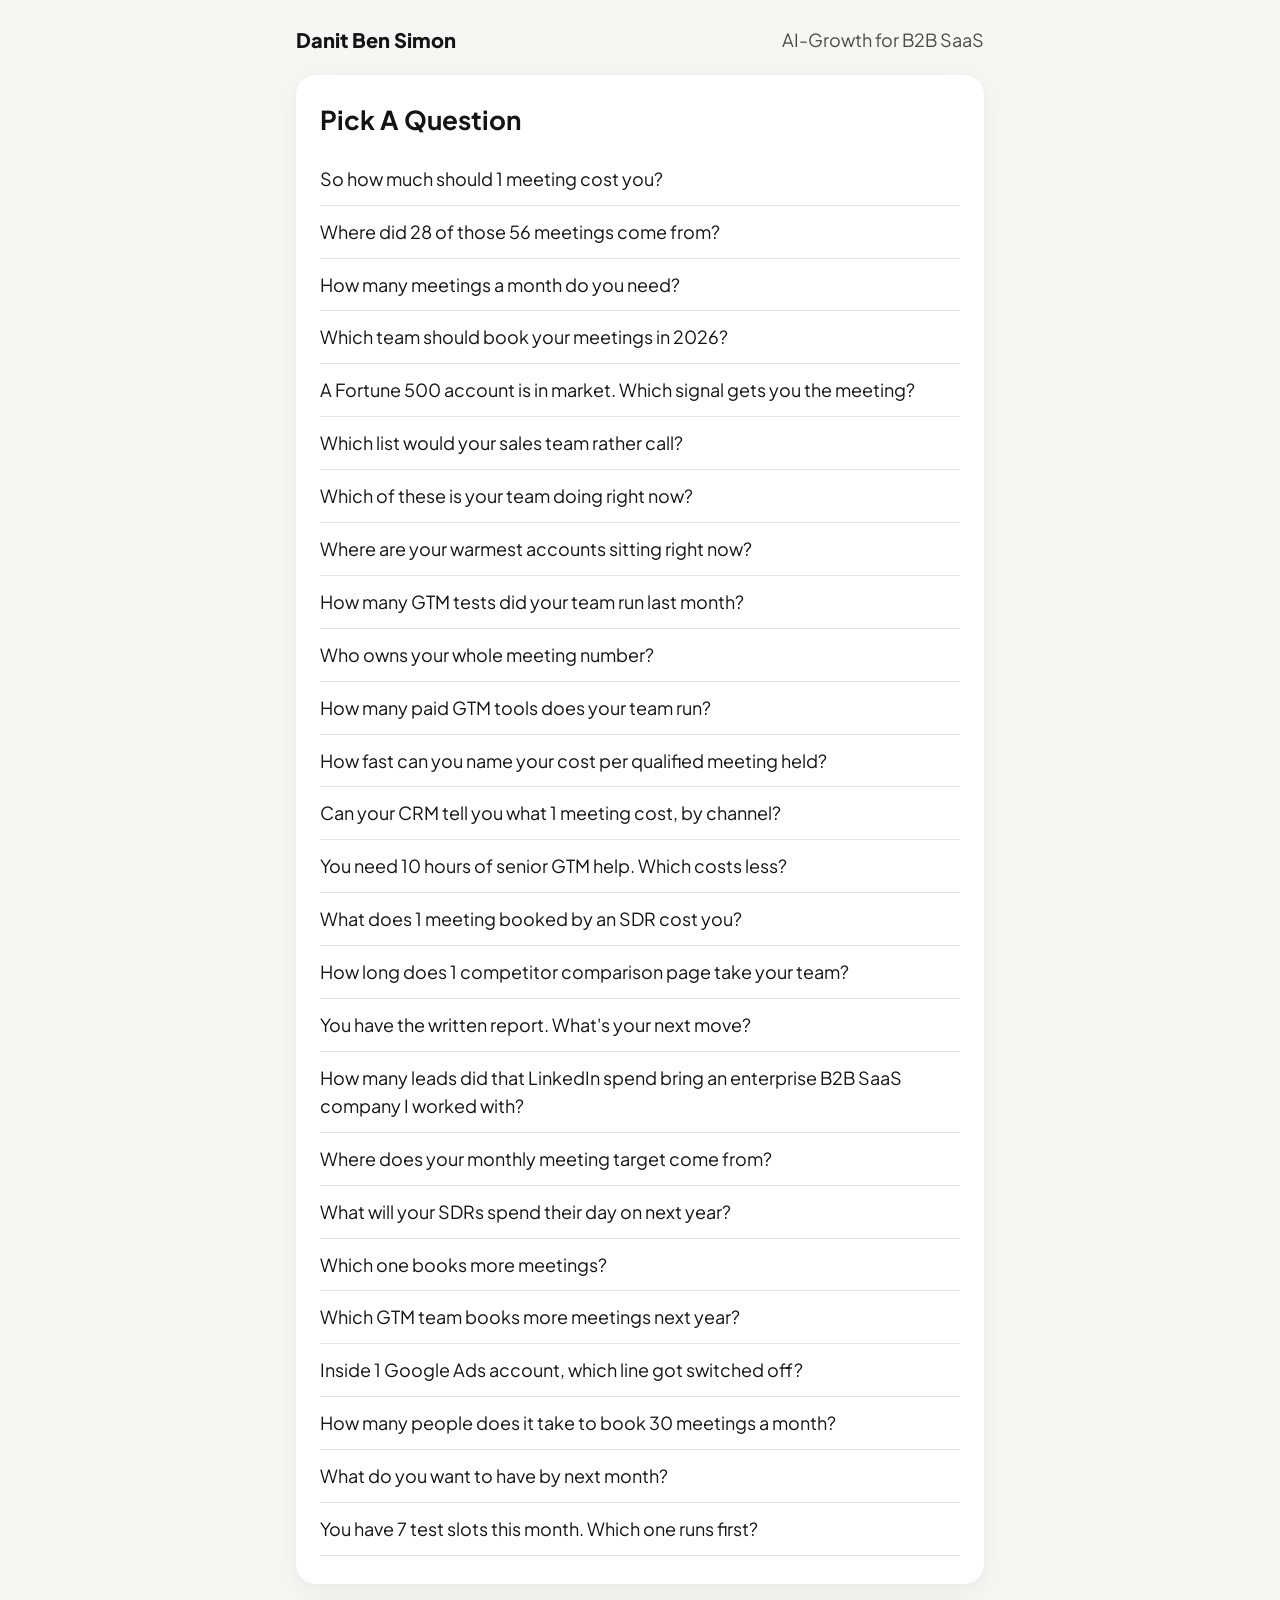
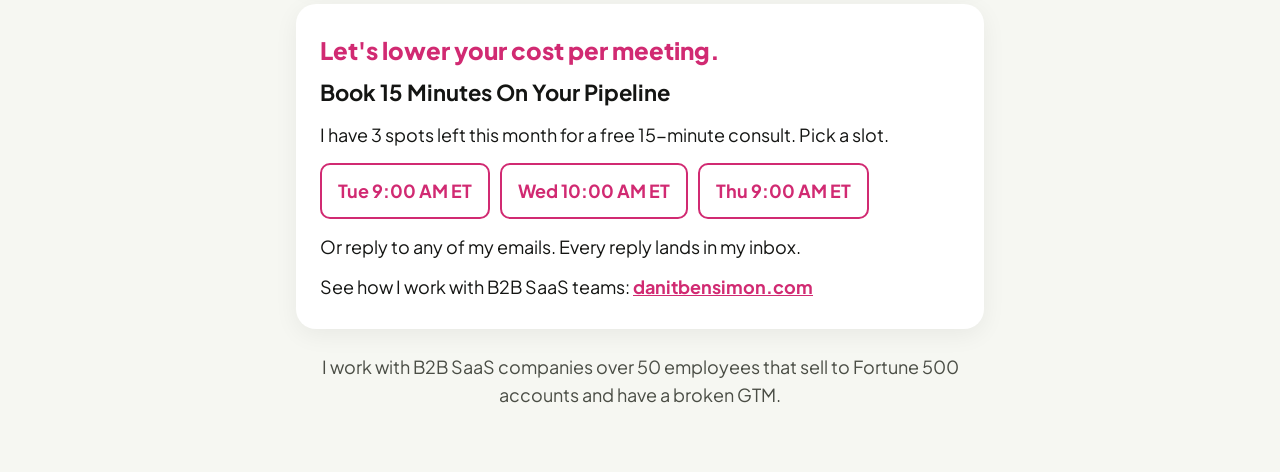
<file: gf/index.html>
<!doctype html>
<html lang="en"><head><meta charset="utf-8"><meta name="viewport" content="width=device-width,initial-scale=1">
<title>Your Answer | Danit Ben Simon</title>
<meta name="description" content="Answers to the Growth Factor pipeline questions, with the fix for each one.">
<link rel="preconnect" href="https://fonts.googleapis.com"><link href="https://fonts.googleapis.com/css2?family=Plus+Jakarta+Sans:wght@400;600;700;800&display=swap" rel="stylesheet">
<style>
:root{--ink:#141513;--muted:#4a4d45;--pink:#d12a72;--lime:#d4ea7c;--lime-soft:#f1f8d6;--bg:#f6f7f2;--card:#fff;--ok:#2f7d32;--line:#e3e6da}
*{box-sizing:border-box}html,body{margin:0}
body{background:var(--bg);color:var(--ink);font-family:"Plus Jakarta Sans",Arial,sans-serif;font-size:18px;line-height:1.55}
.wrap{max-width:720px;margin:0 auto;padding:24px 16px 64px}
.top{display:flex;justify-content:space-between;align-items:center;margin-bottom:20px}
.brand{font-weight:800;font-size:20px}.tag{font-size:18px;color:var(--muted)}
.card{background:var(--card);border-radius:20px;padding:28px 24px;box-shadow:0 6px 24px rgba(20,21,19,.06);margin-bottom:20px}
.qbox{background:var(--lime-soft);border-radius:16px;padding:22px 18px}
h1{font-size:26px;line-height:1.3;margin:0 0 16px}h2{font-size:22px;margin:0 0 12px}
.opt{display:flex;gap:12px;align-items:center;background:#fff;border:2px solid var(--line);border-radius:12px;padding:14px 16px;margin-bottom:10px;font-size:18px;text-decoration:none;color:var(--ink)}
.opt .e{font-size:26px}.opt.picked{border-color:var(--pink)}.opt.right{border-color:var(--ok);background:#f2faf2}
.badge{margin-left:auto;font-size:18px;font-weight:700}.badge.ok{color:var(--ok)}.badge.you{color:var(--pink)}
.verdict{font-size:22px;font-weight:700;margin:18px 0 0}
ul{margin:0;padding-left:22px}li{margin:0 0 10px}
.calc{display:grid;gap:14px}.calc label{font-size:18px;font-weight:600;display:block;margin-bottom:6px}
.calc input{width:100%;font:inherit;font-size:18px;padding:12px 14px;border:2px solid var(--line);border-radius:10px}
.lead{margin:0 0 6px;font-size:24px;font-weight:800;color:var(--pink)}
.help{margin:0 0 8px;font-size:17px;color:var(--muted)}
.result{font-size:22px;font-weight:800;color:var(--pink)}
.slots{display:flex;flex-wrap:wrap;gap:10px;margin:14px 0}
.slot{display:inline-block;padding:12px 16px;border:2px solid var(--pink);border-radius:10px;color:var(--pink);font-weight:700;text-decoration:none;font-size:18px}
.slot:hover{background:var(--pink);color:#fff}
a.inline{color:var(--pink);font-weight:700}
.list a{display:block;padding:12px 0;border-bottom:1px solid var(--line);color:var(--ink);text-decoration:none;font-size:18px}
.foot{font-size:18px;color:var(--muted);text-align:center;margin-top:24px}
@media (max-width:480px){h1{font-size:23px}.card{padding:22px 16px}.opt{flex-wrap:wrap}.badge{margin-left:0;flex-basis:100%}.top{flex-direction:column;align-items:flex-start;gap:4px}}
</style></head>
<body><div class="wrap">
<div class="top"><div class="brand">Danit Ben Simon</div><div class="tag">AI-Growth for B2B SaaS</div></div>
<div id="app"></div>
<div class="card">
<p class="lead">Let's lower your cost per meeting.</p>
<h2>Book 15 Minutes On Your Pipeline</h2>
<p style="margin:0">I have 3 spots left this month for a free 15-minute consult. Pick a slot.</p>
<div class="slots"><a class="slot" href="https://meetings-eu1.hubspot.com/dben-simon">Tue 9:00 AM ET</a><a class="slot" href="https://meetings-eu1.hubspot.com/dben-simon">Wed 10:00 AM ET</a><a class="slot" href="https://meetings-eu1.hubspot.com/dben-simon">Thu 9:00 AM ET</a></div>
<p style="margin:0">Or reply to any of my emails. Every reply lands in my inbox.</p>
<p style="margin:12px 0 0">See how I work with B2B SaaS teams: <a class="inline" href="https://danitbensimon.com">danitbensimon.com</a></p>
</div>
<div class="foot">I work with B2B SaaS companies over 50 employees that sell to Fortune 500 accounts and have a broken GTM.</div>
</div>
<script>
const D={"1": {"q": "So how much should 1 meeting cost you?", "opts": [{"l": "a", "e": "💸", "t": "Under $1,000"}, {"l": "b", "e": "💰", "t": "$1,000 to $5,000"}, {"l": "c", "e": "🤷", "t": "Whatever it takes, our deal size covers it"}], "correct": "", "verdict": {"a": "Depends on your deal size. Run your numbers below.", "b": "Depends on your deal size. Run your numbers below.", "c": "This is the trap. A big deal size hides a loss on every meeting."}, "why": ["Max cost per booked meeting = deal size × gross margin × payback years × booked meeting to won rate", "At $84K and 6.4% of booked meetings won, 1 booked meeting brings in about $5,376", "At a 75% margin and a 12-month payback, the most that meeting can cost is about $4,000", "At an estimated $13,000 in marketing per meeting, every meeting ran about $9,000 over, before salaries"], "calc": true}, "2": {"q": "Where did 28 of those 56 meetings come from?", "opts": [{"l": "a", "e": "🔁", "t": "The sequencing tool"}, {"l": "b", "e": "✨", "t": "AI-personalized first lines"}, {"l": "c", "e": "🙋", "t": "1 rep"}], "correct": "c", "verdict": {"c": "Right. 1 rep booked 28 of the 56 outbound meetings, and he has since left."}, "why": ["204,795 emails and 8,536 calls produced 56 meetings", "Half of them came from 1 person, so half the outbound result left with him", "The calling team worked bulk lists from 3 data tools that sold the same contacts"]}, "3": {"q": "How many meetings a month do you need?", "opts": [{"l": "a", "e": "📉", "t": "About 10"}, {"l": "b", "e": "📊", "t": "About 25"}, {"l": "c", "e": "📈", "t": "About 50"}], "correct": "c", "verdict": {"a": "That works only if 1 in 3 meetings turns into a win.", "b": "That works at about a 13% meeting-to-win rate.", "c": "Right at a 6.4% win rate, the rate in my client's report."}, "why": ["Wins needed = growth goal ÷ deal size, so $2M ÷ $50K is 40 wins a year", "Meetings needed = wins ÷ meeting-to-win rate", "At 6.4%, 40 wins need 625 meetings, about 52 a month", "At 15%, they need 267, about 22 a month"], "calc": "meetings"}, "4": {"q": "Which team should book your meetings in 2026?", "opts": [{"l": "a", "e": "📞", "t": "Your SDR team"}, {"l": "b", "e": "📣", "t": "Your marketing team"}], "correct": "b", "verdict": {"a": "That's the old setup. Marketing with agents now does the prospecting.", "b": "Right. Marketing becomes the SDR team, with no new hires."}, "why": ["1 marketer with agents does the research and the writing a full SDR team used to do", "SDRs move to the phone and work the accounts that show signals", "Calling is temporary too, until AI calling agents get good and easy"]}, "5": {"q": "A Fortune 500 account is in market. Which signal gets you the meeting?", "opts": [{"l": "a", "e": "💲", "t": "A visit to your pricing page (1st party)"}, {"l": "b", "e": "🤝", "t": "A post in a community your partner runs (2nd party)"}, {"l": "c", "e": "👔", "t": "A new VP hired at the account (3rd party)"}], "correct": "", "verdict": {"a": "A real signal, and it books the meeting when a 2nd type joins it.", "b": "A real signal, and it books the meeting when a 2nd type joins it.", "c": "A real signal, and it books the meeting when a 2nd type joins it."}, "why": ["The meeting comes when 2 signal types hit the same account", "A signal is something a person did on purpose. An email click counts, an email open doesn't, since Apple Mail opens emails on its own", "1st party signals you own. Pricing or demo page visits, email clicks, LinkedIn Lead Gen Form opens, product sign-ups", "2nd party signals a partner shares. Posts and questions in a partner's community, sign-ups to a joint webinar", "3rd party signals anyone can see. A new VP hired, a funding round, a closed-won contact who changed jobs, a tech stack change", "Call first the accounts where 2 types show up in the same month"]}, "6": {"q": "Which list would your sales team rather call?", "opts": [{"l": "a", "e": "📋", "t": "5,000 accounts that match your ICP"}, {"l": "b", "e": "🎯", "t": "200 accounts already paying your competitor"}], "correct": "b", "verdict": {"a": "A big list, and most of it cold.", "b": "Right. They already buy what you sell."}, "why": ["Accounts paying your competitor already have the budget and the problem", "The list needs no bidding and no ad spend", "1 enterprise B2B SaaS company ran it as a test against general prospecting"], "link": ["Get your competitor's customer list", "https://competitorcustomer.com"]}, "7": {"q": "Which of these is your team doing right now?", "opts": [{"l": "a", "e": "📅", "t": "Setting the meeting target from last year's number"}, {"l": "b", "e": "💸", "t": "Spending on ads with no cost per meeting"}, {"l": "c", "e": "🧰", "t": "Buying a new tool before opening the ones you pay for"}], "correct": "", "verdict": {"a": "That's mistake 1. Here's the fix.", "b": "That's mistake 2. Here's the fix.", "c": "That's mistake 3. Here's the fix."}, "why": ["Target from last year's number. The company booked 140 meetings against 360", "Ads with no cost per meeting. Brand search at $66.42 a conversion was switched off", "New tools before opening old ones. 19 paid tools, 4 paid features never opened"]}, "8": {"q": "Where are your warmest accounts sitting right now?", "opts": [{"l": "a", "e": "🗂️", "t": "In your CRM, tagged and worked"}, {"l": "b", "e": "🧊", "t": "In your CRM and LinkedIn, never touched again"}, {"l": "c", "e": "🧠", "t": "In your SDRs' heads"}], "correct": "b", "verdict": {"a": "Good. Now check how many of them are engaging on LinkedIn.", "b": "Right. That's where most warm accounts sit.", "c": "Then they leave when the SDR leaves."}, "why": ["4,300 CRM contacts and none turned into a meeting", "LinkedIn scored 215 of the same company's target accounts as engaging", "The named-account ads for those 215 were built and never switched on"]}, "9": {"q": "How many GTM tests did your team run last month?", "opts": [{"l": "a", "e": "😴", "t": "0"}, {"l": "b", "e": "🔁", "t": "3"}, {"l": "c", "e": "🧪", "t": "7 or more"}], "correct": "c", "verdict": {"a": "Then every decision runs on opinion.", "b": "A start. Here's what 7 looks like.", "c": "Right. Here's a sample 7-test month."}, "why": ["Every test has 1 hypothesis, 1 metric that picks the winner, an end date and a rule for the loser", "Comments under 215 engaged LinkedIn accounts for 30 days, measured on meetings per hour", "A call-coaching agent on 10 calls with 2 reps, measured on meeting to opportunity", "1 asset in the deck's language against 1 in buyers' own words", "Competitor customers as a list against general prospecting", "Closed-won contacts who changed jobs against general prospecting", "LinkedIn objective switched from brand awareness to lead generation", "Brand search back on in Google Ads with a cost per conversion ceiling"]}, "10": {"q": "Who owns your whole meeting number?", "opts": [{"l": "a", "e": "👑", "t": "The CEO"}, {"l": "b", "e": "📣", "t": "The head of marketing"}, {"l": "c", "e": "🧩", "t": "4 people, each with a piece"}], "correct": "", "verdict": {"a": "Then give each person under the CEO 1 number too.", "b": "Good. Now give each owner under them 1 KPI.", "c": "That's the setup that stalls. Here's the fix."}, "why": ["4 owners, each with a piece of the number", "Spend approved item by item, with no yearly budget", "Moving money between channels needed the CEO"]}, "11": {"q": "How many paid GTM tools does your team run?", "opts": [{"l": "a", "e": "🔧", "t": "Under 8"}, {"l": "b", "e": "🧰", "t": "8 to 15"}, {"l": "c", "e": "🏗️", "t": "16 or more"}], "correct": "", "verdict": {"a": "Lean. Make sure each one is opened.", "b": "Check which ones overlap.", "c": "Time to open before you buy."}, "why": ["1 company paid for 19 tools and never opened 4 paid features", "3 contact data tools sold the same data", "Each new tool costs the licence plus the person who onboards it and keeps it running"]}, "12": {"q": "How fast can you name your cost per qualified meeting held?", "opts": [{"l": "a", "e": "⚡", "t": "Right now, I know the number"}, {"l": "b", "e": "📊", "t": "After a day with finance"}, {"l": "c", "e": "❓", "t": "No one tracks it"}], "correct": "a", "verdict": {"a": "Good. Now split it by channel.", "b": "Close. Here's how to have it every month.", "c": "Here's a 1-day start."}, "why": ["A CEO who'd raised about $200M didn't know what 1 qualified meeting held cost", "Without the number, budget goes to the loudest channel owner"], "calc": true}, "13": {"q": "Can your CRM tell you what 1 meeting cost, by channel?", "opts": [{"l": "a", "e": "✅", "t": "Yes, every month"}, {"l": "b", "e": "📄", "t": "Only in a spreadsheet"}, {"l": "c", "e": "❌", "t": "No"}], "correct": "a", "verdict": {"a": "Good. Check it against the ad platforms once a month.", "b": "Close. Here's how to move it into the CRM.", "c": "Here's the afternoon fix."}, "why": ["The HubSpot integration for Google Ads and LinkedIn is in the plan most teams already pay for", "1 company connected it once, distrusted the numbers and went back to a spreadsheet"]}, "14": {"q": "You need 10 hours of senior GTM help. Which costs less?", "opts": [{"l": "a", "e": "⏱️", "t": "10 consulting hours, on the clock"}, {"l": "b", "e": "📑", "t": "The same 10 hours as a Modern Pipeline Sprint, with a written report"}], "correct": "b", "verdict": {"a": "10 hours on the clock costs more, and you leave with notes.", "b": "Right. The Sprint costs less and ends with a written plan."}, "why": ["Consulting hours are billed 1 by 1, and you bring the questions", "The Modern Pipeline Sprint is the same 10 hours at a lower price, with interviews, data and a written plan", "The retainer starts after the Sprint, once you know which tests to run"]}, "15": {"q": "What does 1 meeting booked by an SDR cost you?", "opts": [{"l": "a", "e": "💵", "t": "Under $500"}, {"l": "b", "e": "💰", "t": "About $1,000"}, {"l": "c", "e": "💸", "t": "Over $2,000"}], "correct": "b", "verdict": {"a": "Then you're beating the SDR math. Here's the full picture.", "b": "Right. It comes to about $1,042 per meeting.", "c": "Then you're above the $1,042 SDR math."}, "why": ["1 SDR costs about $100K a year and books about 8 meetings a month", "96 meetings a year comes to $1,042 per meeting", "That leaves out tools, ramp months and rehiring"]}, "16": {"q": "How long does 1 competitor comparison page take your team?", "opts": [{"l": "a", "e": "🚀", "t": "1 week"}, {"l": "b", "e": "🐢", "t": "2 weeks"}, {"l": "c", "e": "🐌", "t": "3 weeks or more"}], "correct": "a", "verdict": {"a": "Right. That's the pace to keep.", "b": "Close. Here's how to get to 1.", "c": "That's where 1 company was. Here's the fix."}, "why": ["1 company had 1 comparison page live, its competitor had 18", "1 of the 18 was about them, and it ranked", "Their writer also reviewed an outside agency's weekly output"]}, "17": {"q": "You have the written report. What's your next move?", "opts": [{"l": "a", "e": "🛠️", "t": "Your team fixes it alone"}, {"l": "b", "e": "🤝", "t": "I stay on a retainer and run the tests with you"}], "correct": "", "verdict": {"a": "Works if 1 person owns each change.", "b": "Works if you want the tests run for you."}, "why": ["A report holds findings, core changes, a plan, experiments and an AI build for each owner"]}, "18": {"q": "How many leads did that LinkedIn spend bring an enterprise B2B SaaS company I worked with?", "opts": [{"l": "a", "e": "📈", "t": "40"}, {"l": "b", "e": "📊", "t": "12"}, {"l": "c", "e": "🕳️", "t": "0"}], "correct": "c", "verdict": {"a": "It brought in 0 leads.", "b": "It brought in 0 leads.", "c": "Right. It brought 0 leads and 0 meetings."}, "why": ["$13,439 in 90 days on a LinkedIn brand awareness objective", "The spend bought 256,980 impressions and 2,358 clicks", "4 conversions at $3,359.86 each, 0 leads", "3 LinkedIn Lead Gen Form ad sets were built and never got a dollar"]}, "19": {"q": "Where does your monthly meeting target come from?", "opts": [{"l": "a", "e": "📅", "t": "Last year's number plus a growth step"}, {"l": "b", "e": "🏛️", "t": "The board"}, {"l": "c", "e": "🎯", "t": "Your growth goal, worked down to meetings"}], "correct": "c", "verdict": {"a": "That's how 1 company got to 360 and booked 140.", "b": "Then ask the board for the growth goal behind it.", "c": "Right. Here's how."}, "why": ["Growth goal ÷ average deal = wins needed", "Wins ÷ win rate = meetings needed", "For example, $2M ÷ $84K is 24 wins, and 24 ÷ 6.4% is 374 meetings, about 31 a month", "Re-set the target every quarter as the win rate moves", "Split it by source and review it weekly"]}, "20": {"q": "What will your SDRs spend their day on next year?", "opts": [{"l": "a", "e": "✉️", "t": "Writing emails"}, {"l": "b", "e": "📞", "t": "Calling"}], "correct": "b", "verdict": {"a": "Marketing with agents takes over the writing.", "b": "Right. And calling is temporary too."}, "why": ["Marketing with agents takes over research and first-touch email", "SDRs work the phone on accounts that show signals", "AI calling agents will take the next step once they're good and easy"]}, "21": {"q": "Which one books more meetings?", "opts": [{"l": "a", "e": "🤖", "t": "An AI SDR tool"}, {"l": "b", "e": "🧑‍💻", "t": "1 marketer with agents"}], "correct": "b", "verdict": {"a": "More emails to the same lists.", "b": "Right. 30 meetings a month for 1 client."}, "why": ["AI SDR tools automate the old job, sending more emails to the same lists", "1 marketer with agents works from signals and tests what's working", "For 1 client, 1 marketer and 1 caller book 30 meetings a month"]}, "22": {"q": "Which GTM team books more meetings next year?", "opts": [{"l": "a", "e": "🏢", "t": "An SDR team, a marketer per channel and an agency"}, {"l": "b", "e": "🧑‍💻", "t": "1 GTM engineer with agents, 1 caller and RevOps"}], "correct": "b", "verdict": {"a": "That's the old setup.", "b": "Right. Here's what each seat owns."}, "why": ["You don't need more SDRs or marketers to book more meetings", "For 1 client, the first 2 seats book 30 meetings a month", "The GTM engineer runs signals, lists and email with agents", "The caller works accounts that show signals", "RevOps owns records, routing and the cost per meeting dashboard", "Every seat owns 1 number"]}, "23": {"q": "Inside 1 Google Ads account, which line got switched off?", "opts": [{"l": "a", "e": "🔍", "t": "Brand search at $66.42 per conversion"}, {"l": "b", "e": "📖", "t": "Definition searches at $5,502.41 per conversion"}], "correct": "a", "verdict": {"a": "Right. The cheapest line was switched off.", "b": "That one kept running."}, "why": ["Brand search cost $66.42 a conversion and brought 80 of 333 conversions", "Definition searches cost $5,502.41 a conversion", "$12,497 over 12 months went to definition and career searches, for 1 conversion"]}, "24": {"q": "How many people does it take to book 30 meetings a month?", "opts": [{"l": "a", "e": "👥", "t": "4 SDRs"}, {"l": "b", "e": "🏢", "t": "An SDR team plus an outbound agency"}, {"l": "c", "e": "✌️", "t": "1 marketer and 1 caller"}], "correct": "c", "verdict": {"a": "4 SDRs book about the same, at about $400K a year.", "b": "More seats mean more hand-offs between them.", "c": "Right. 1 GTM engineer and 1 caller."}, "why": ["1 SDR books about 8 meetings a month, so 30 needs about 4", "For 1 client, 2 people book 30 meetings a month", "The marketer runs signals, lists and email with agents", "The caller calls the accounts that show signals", "Both work from 1 testing system, at least 7 tests a month"]}, "25": {"q": "What do you want to have by next month?", "opts": [{"l": "a", "e": "📑", "t": "A written plan for what's broken in your GTM"}, {"l": "b", "e": "🔁", "t": "Another quarter of the same numbers"}], "correct": "a", "verdict": {"a": "Right. Here's what the plan covers.", "b": "Then the next quarter looks like the last."}, "why": ["Each Sprint gets 10 hours of my time"]}, "26": {"q": "You have 7 test slots this month. Which one runs first?", "opts": [{"l": "a", "e": "✉️", "t": "A new subject line"}, {"l": "b", "e": "📡", "t": "A new signal source on 1 Fortune 500 account list"}, {"l": "c", "e": "🎁", "t": "A new offer on your booking page"}], "correct": "", "verdict": {"a": "Only if most people never open your emails.", "b": "Only if your lists never turn into booked meetings.", "c": "Only if visitors reach your booking page and leave."}, "why": ["Your funnel has 4 steps, from lead to booked meeting, booked to held, held to opportunity and opportunity to won", "Your first test goes on the step where you lose the most", "At 1 company, 140 booked meetings became 100 held, so 40 never reached a sales conversation"]}};
const p=new URLSearchParams(location.search);const n=p.get('q');const pick=(p.get('pick')||'').toLowerCase();
const esc=s=>s.replace(/[&<>]/g,c=>({'&':'&amp;','<':'&lt;','>':'&gt;'}[c]));
const app=document.getElementById('app');
if(!n||!D[n]){
  app.innerHTML='<div class="card"><h1>Pick A Question</h1><div class="list">'+Object.keys(D).map(k=>`<a href="?q=${k}">${esc(D[k].q)}</a>`).join('')+'</div></div>';
}else{
  const d=D[n];document.title=d.q+' | Danit Ben Simon';
  const opts=d.opts.map(o=>{
    const right=d.correct&&d.correct.includes(o.l);const me=o.l===pick;
    let b='';if(right)b='<span class="badge ok">✓ Right answer</span>';else if(me)b='<span class="badge you">Your pick</span>';
    if(right&&me)b='<span class="badge ok">✓ Your pick, right answer</span>';
    return `<a class="opt${right?' right':''}${me?' picked':''}" href="?q=${n}&pick=${o.l}"><span class="e">${o.e}</span><span>${esc(o.t)}</span>${b}</a>`}).join('');
  const verdict=pick&&d.verdict&&d.verdict[pick]?`<p class="verdict">${esc(d.verdict[pick])}</p>`:(!pick?'<p class="verdict">Tap an answer to see how it scores.</p>':'');
  let calc='';
  if(d.calc==="meetings"){calc=`<div class="card"><h2>Run Your Numbers</h2><div class="calc">
  <div><label for="goal">New revenue you want next year ($)</label><input id="goal" type="number" value="2000000" inputmode="numeric"></div>
  <div><label for="deal">Average deal size ($)</label><input id="deal" type="number" value="50000" inputmode="numeric"></div>
  <div><label for="win">Meeting-to-win rate (%)</label><p class="help">Out of every 100 meetings, how many turned into a closed-won deal? Enter that number.</p><input id="win" type="number" value="6.4" step="0.1" inputmode="decimal"></div>
  <p class="result" id="out"></p></div></div>`}
  else if(d.calc){calc=`<div class="card"><h2>Run Your Numbers</h2><div class="calc">
  <div><label for="deal">Average deal size ($)</label><input id="deal" type="number" value="84000" inputmode="numeric"></div>
  <div><label for="win">Booked meeting to won rate (%)</label><p class="help">Out of every 100 booked meetings, how many became a closed-won deal?</p><input id="win" type="number" value="6.4" step="0.1" inputmode="decimal"></div>
  <div><label for="gm">Gross margin (%)</label><p class="help">What's left of the deal after delivering it, meaning hosting plus support and onboarding staff. Sales and marketing salaries aren't in it. 75% is a typical SaaS number, so change it to yours.</p><input id="gm" type="number" value="75" step="1" inputmode="decimal"></div>
  <div><label for="pb">Payback period (months)</label><p class="help">How long you'll wait to earn back what a new customer cost.</p><input id="pb" type="number" value="12" step="1" inputmode="numeric"></div>
  <div><label for="cost">What you spend per booked meeting today, marketing and salaries ($)</label><input id="cost" type="number" value="13000" inputmode="numeric"></div>
  <p class="result" id="out"></p></div></div>`}
  const link=d.link?`<p><a class="inline" href="${d.link[1]}">${esc(d.link[0])}</a></p>`:'';
  app.innerHTML=`<div class="card"><div class="qbox"><h1>${esc(d.q)}</h1>${opts}</div>${verdict}</div>
  <div class="card"><h2>Why It Matters</h2><ul>${d.why.map(x=>'<li>'+esc(x)+'</li>').join('')}</ul></div>
  ${calc}
  ${link?'<div class="card">'+link+'</div>':''}`;
  if(d.calc==="meetings"){const f=()=>{const g=+document.getElementById('goal').value||0,deal=+document.getElementById('deal').value||1,win=+document.getElementById('win').value||1;
    const wins=Math.ceil(g/deal),mtg=Math.ceil(wins/(win/100));
    document.getElementById('out').textContent=`You need ${wins} wins and about ${mtg.toLocaleString()} meetings a year, about ${Math.round(mtg/12)} a month.`};
    ['goal','deal','win'].forEach(id=>document.getElementById(id).addEventListener('input',f));f();}
  else if(d.calc){const ids=['deal','win','gm','pb','cost'];const f=()=>{const v=Object.fromEntries(ids.map(i=>[i,+document.getElementById(i).value||0]));
    const max=Math.round(v.deal*(v.gm/100)*(v.pb/12)*(v.win/100));const gap=v.cost-max;
    document.getElementById('out').textContent=`Max per booked meeting: $${max.toLocaleString()}. `+(gap>0?`You're $${gap.toLocaleString()} over on every meeting.`:`You're $${(-gap).toLocaleString()} under the ceiling.`)};
    ids.forEach(id=>document.getElementById(id).addEventListener('input',f));f();}
}
</script>
<!-- LinkedIn Insight Tag -->
<script type="text/javascript">
_linkedin_partner_id = "9952346";
window._linkedin_data_partner_ids = window._linkedin_data_partner_ids || [];
window._linkedin_data_partner_ids.push(_linkedin_partner_id);
</script><script type="text/javascript">
(function(l) {
if (!l){window.lintrk = function(a,b){window.lintrk.q.push([a,b])};
window.lintrk.q=[]}
var s = document.getElementsByTagName("script")[0];
var b = document.createElement("script");
b.type = "text/javascript";b.async = true;
b.src = "https://snap.licdn.com/li.lms-analytics/insight.min.js";
s.parentNode.insertBefore(b, s);})(window.lintrk);
</script>
<noscript>
<img height="1" width="1" style="display:none;" alt="" src="https://px.ads.linkedin.com/collect/?pid=9952346&fmt=gif" />
</noscript>
</body></html>
</file>
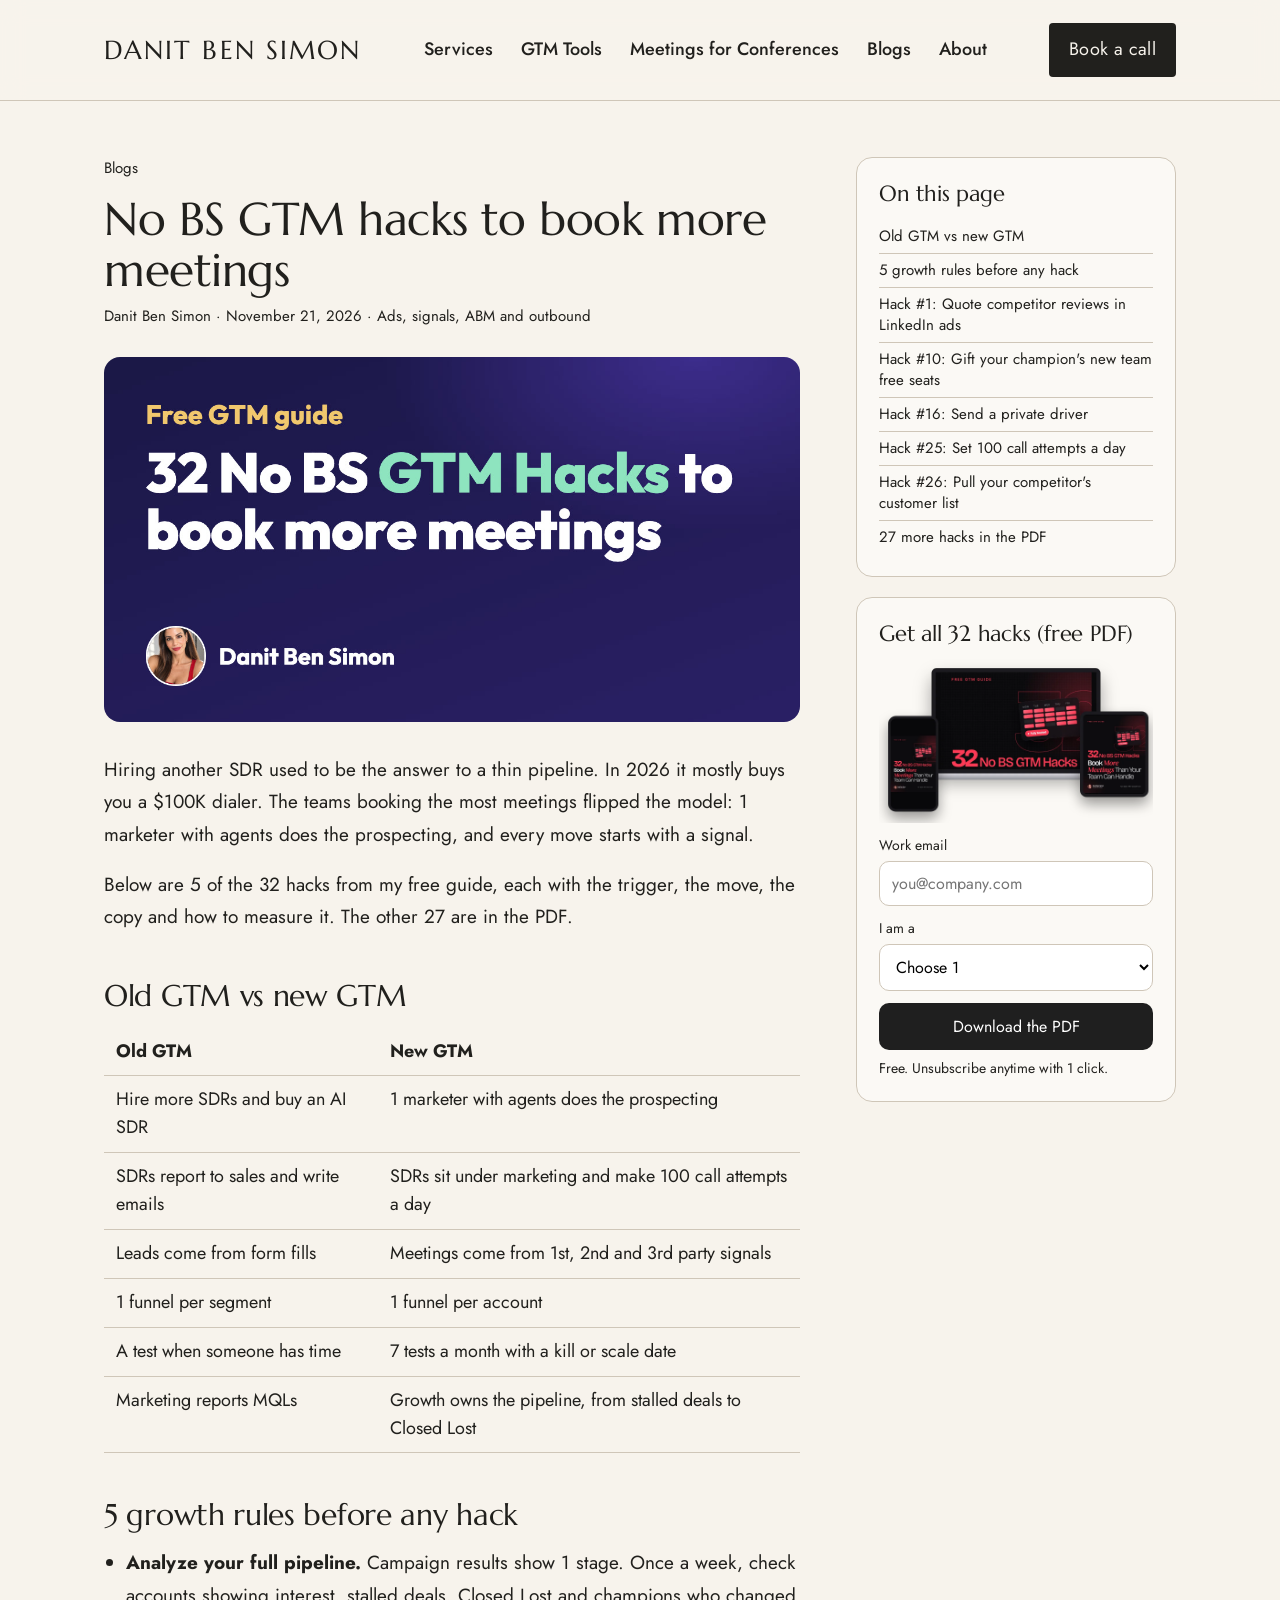
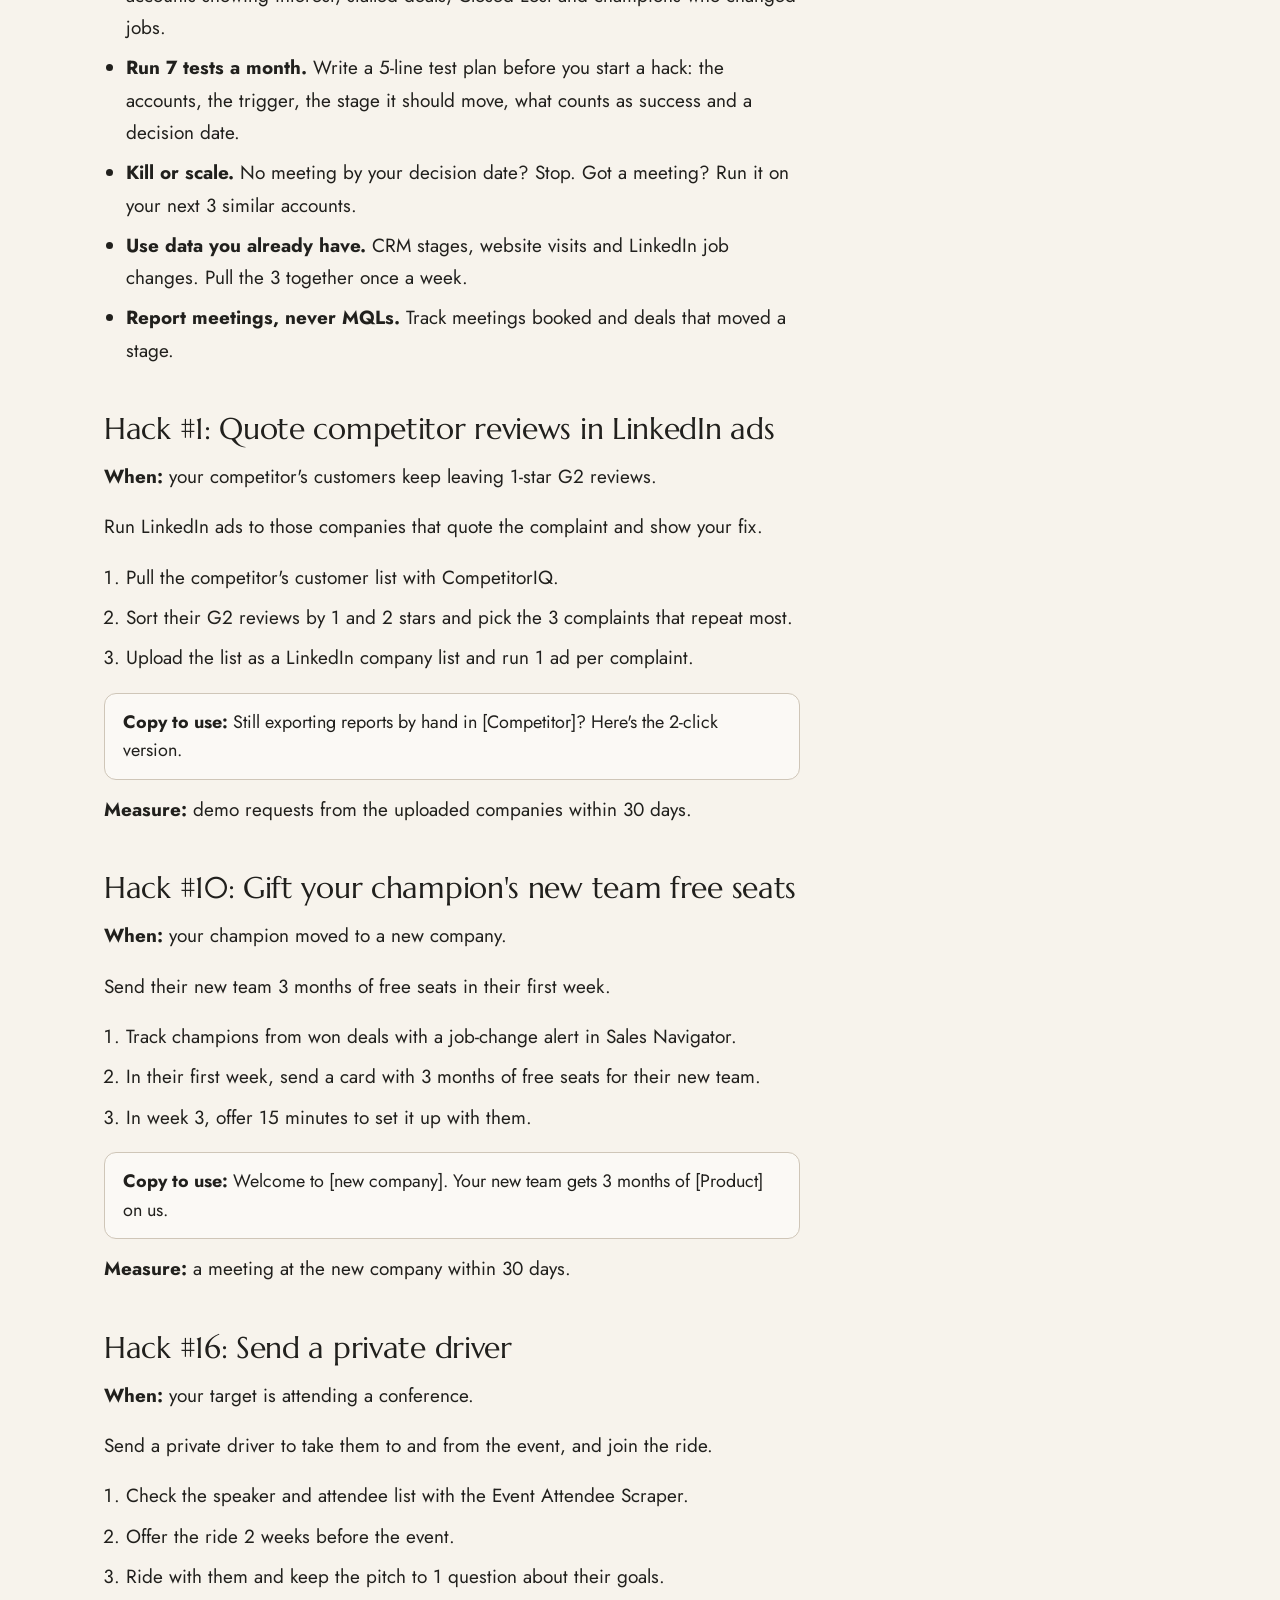
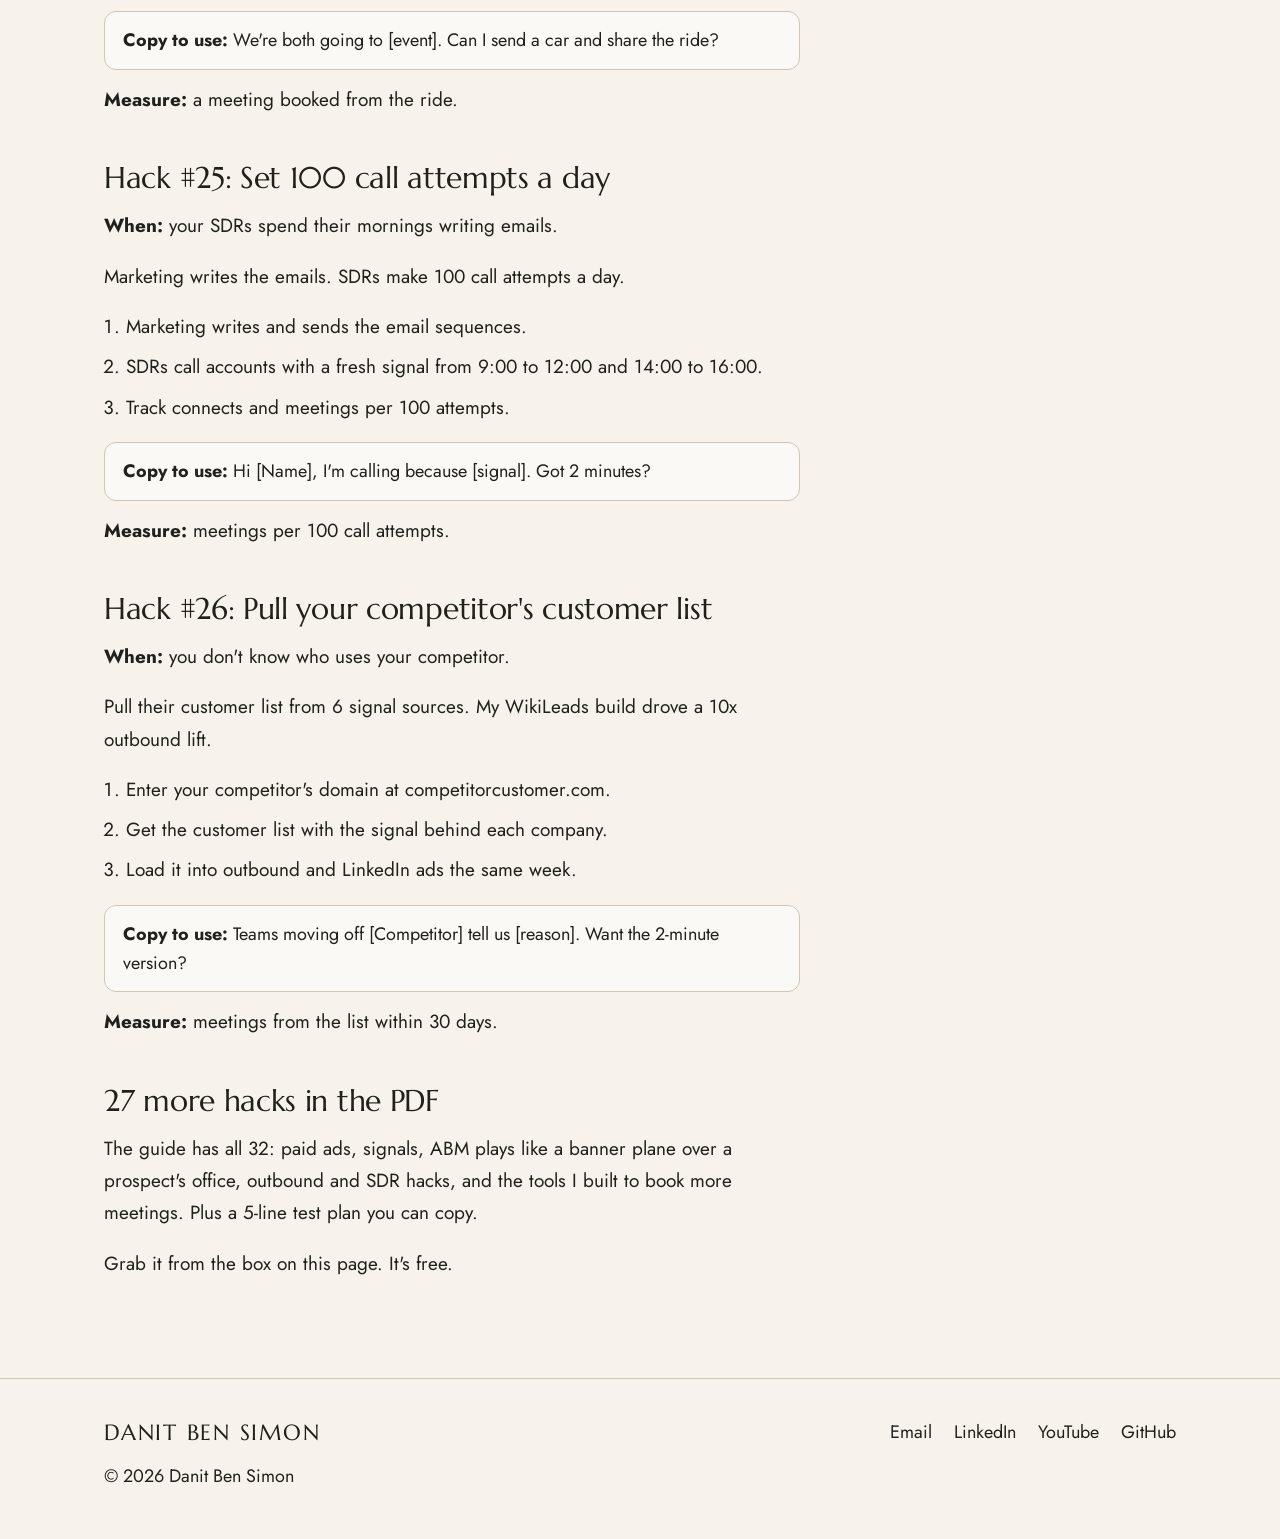
<file: gtm-hacks/index.html>
<!DOCTYPE html>
<html lang="en"><head><meta charset="UTF-8">
<title>No BS GTM hacks to book more meetings | Danit Ben Simon</title>
<link rel="canonical" href="https://danitbensimon.com/blogs/gtm-hacks/">
<meta http-equiv="refresh" content="0; url=/blogs/gtm-hacks/">
<meta property="og:title" content="32 No BS GTM Hacks to Book More Meetings Than Your Team Can Handle">
<meta property="og:description" content="Paid ads, signals, ABM, outbound and SDR hacks that book meetings. Free PDF.">
<meta property="og:image" content="https://danitbensimon.com/gtm-hacks/img/og-32k.png">
<meta property="og:image:width" content="2400">
<meta property="og:image:height" content="1254">
<meta name="twitter:card" content="summary_large_image">
<script>location.replace('/blogs/gtm-hacks/'+location.search+location.hash)</script>
</head><body><a href="/blogs/gtm-hacks/">No BS GTM hacks to book more meetings</a></body></html>
</file>
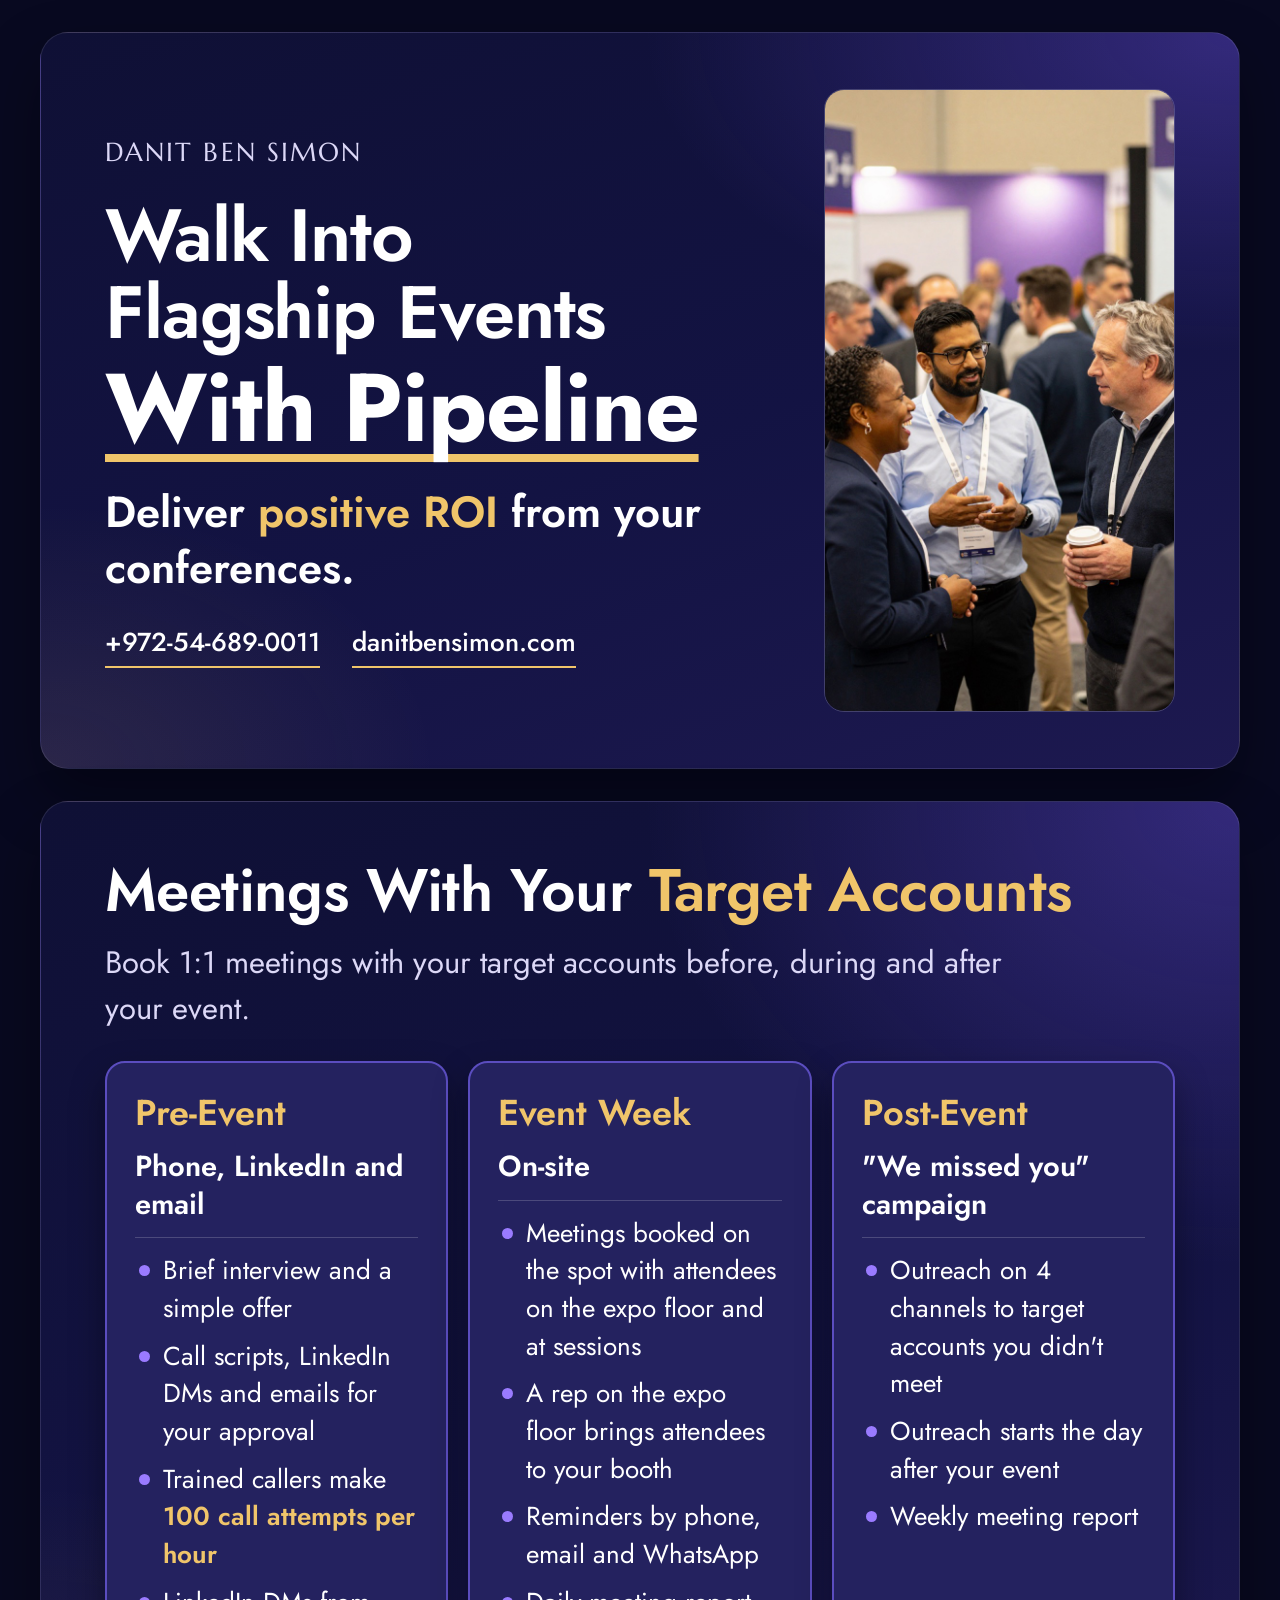
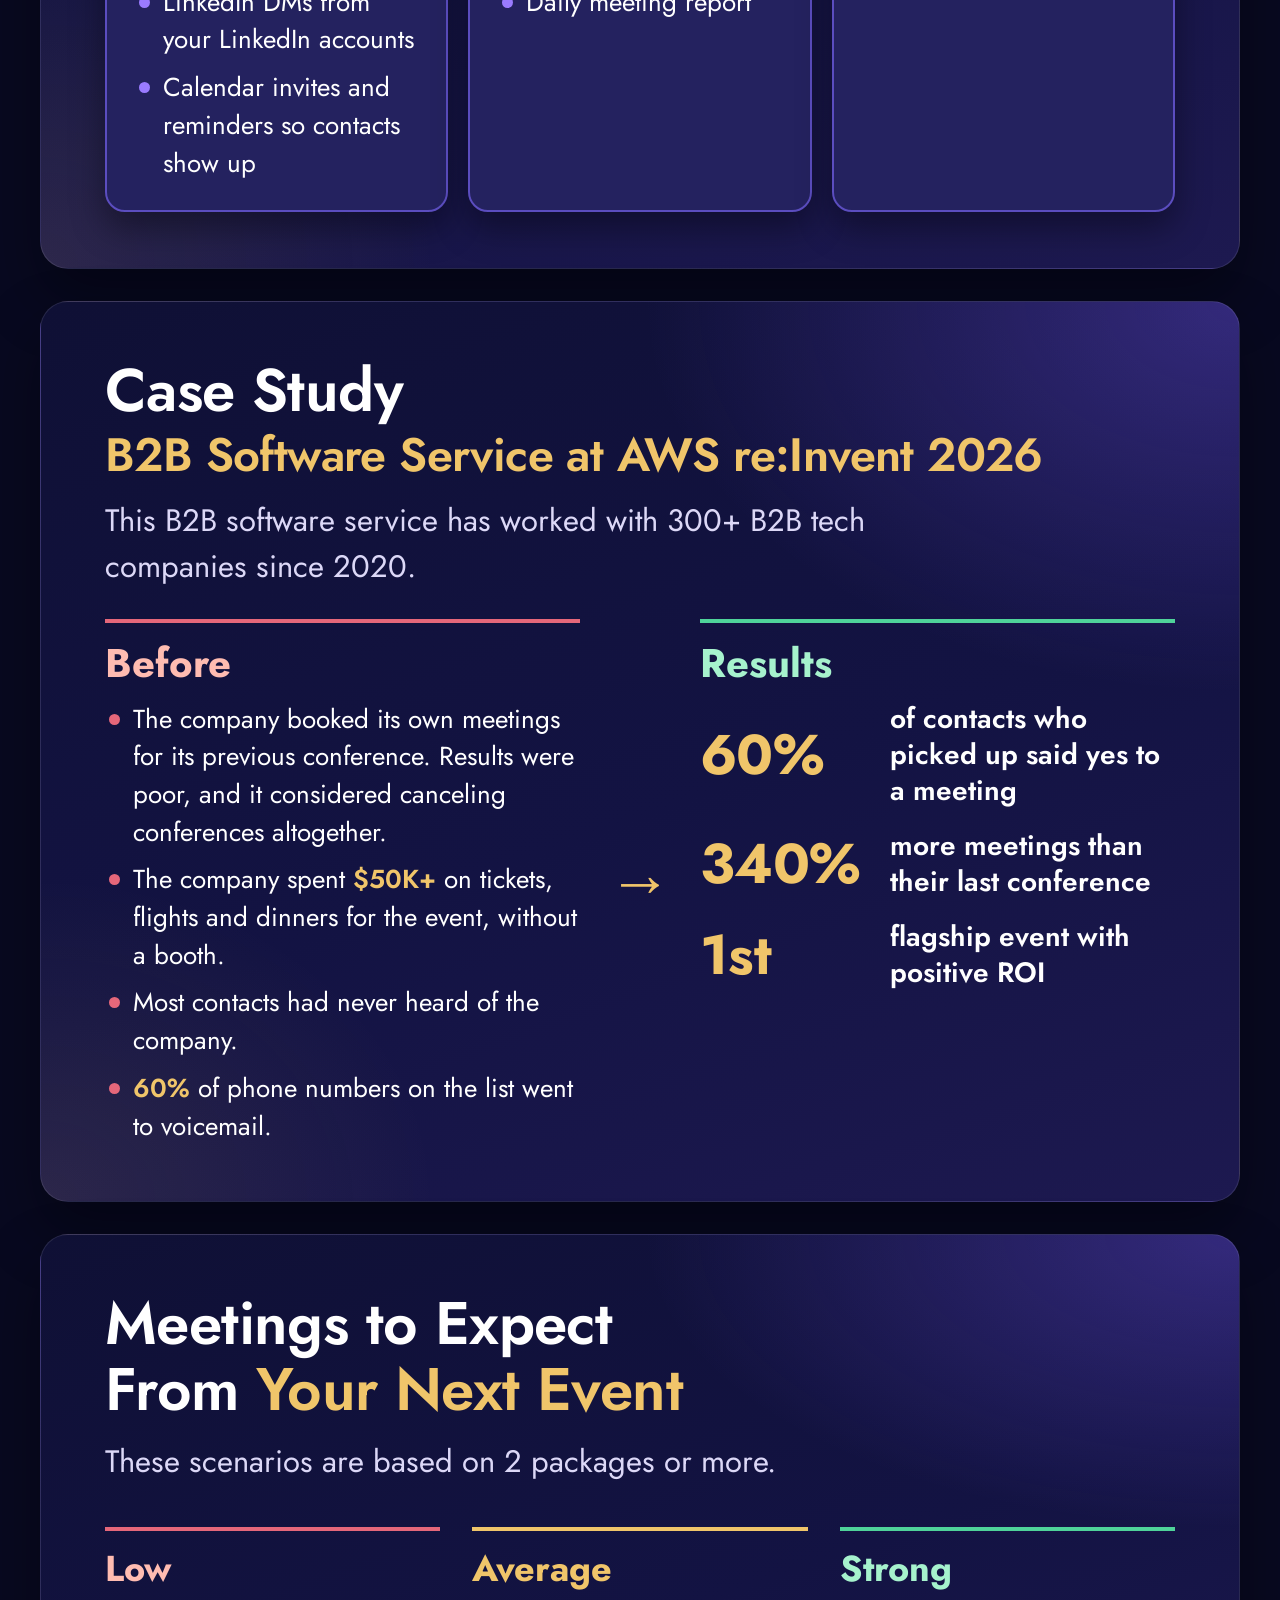
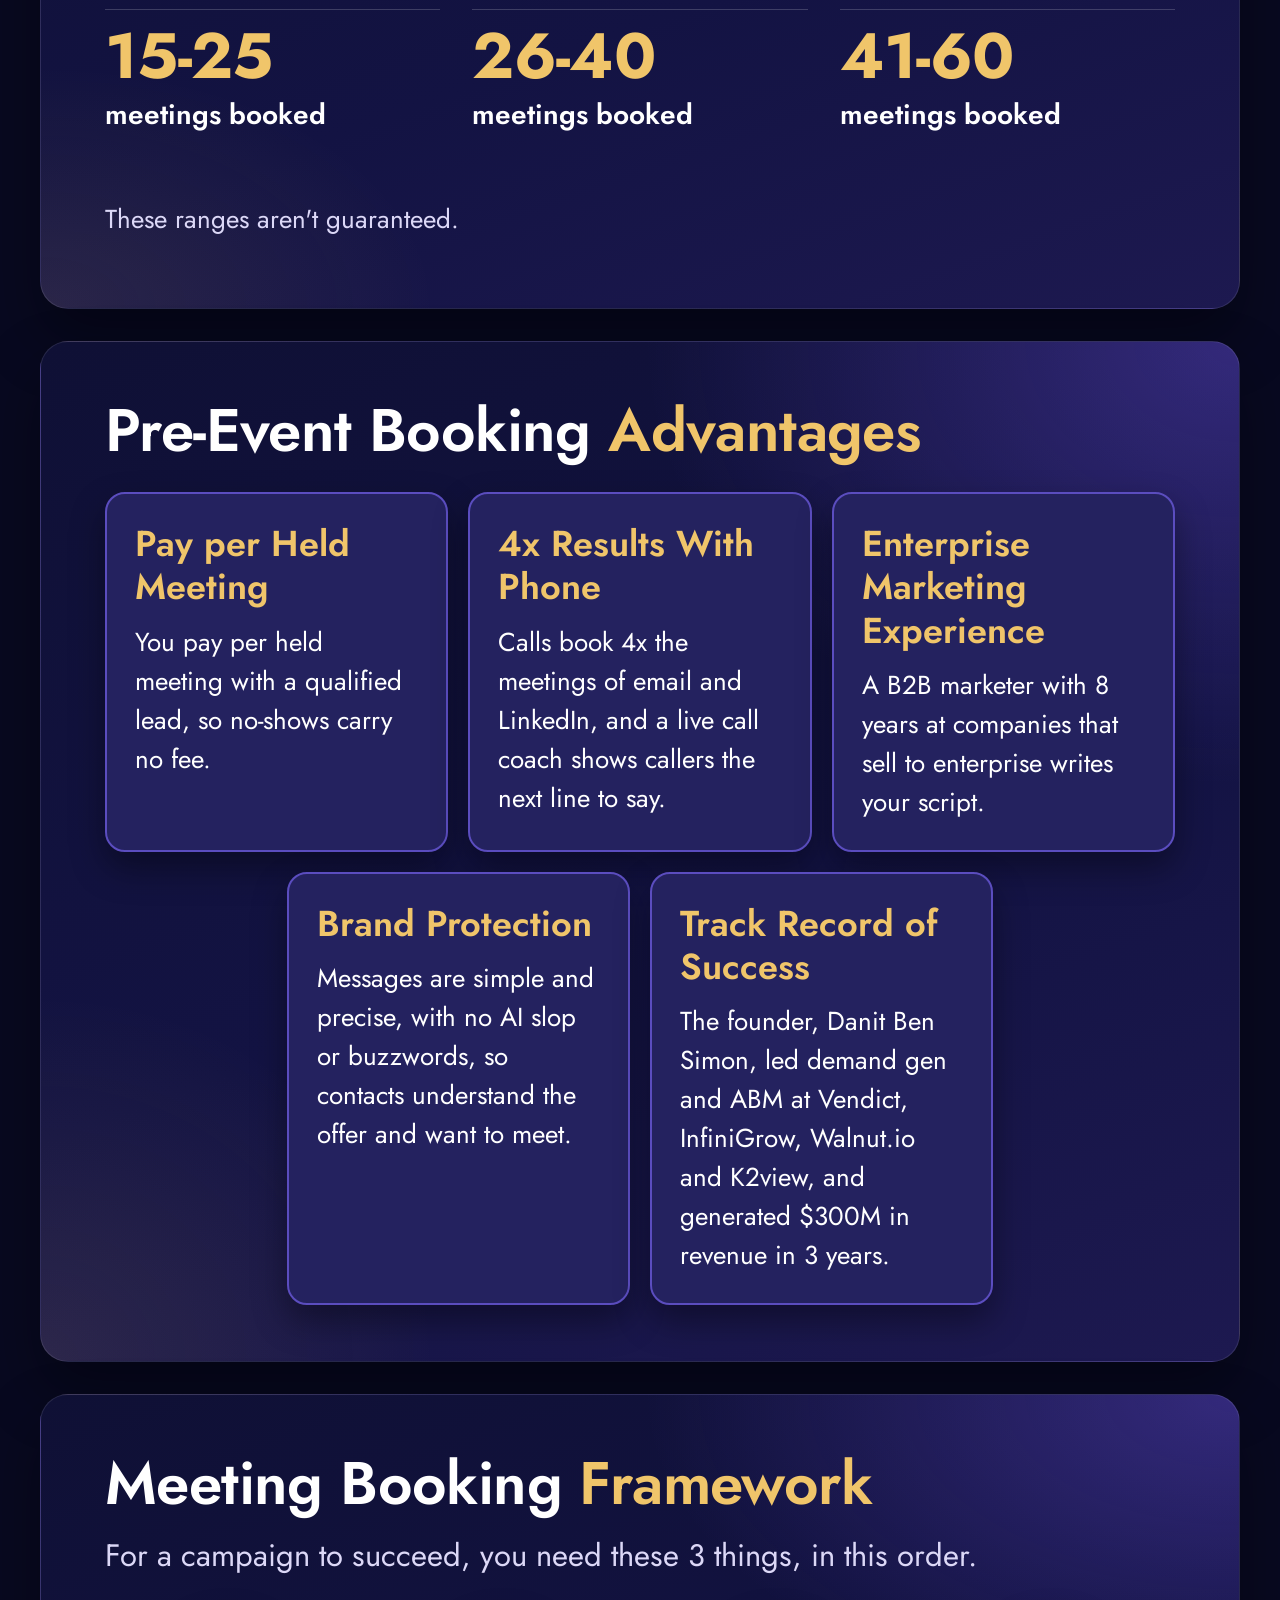
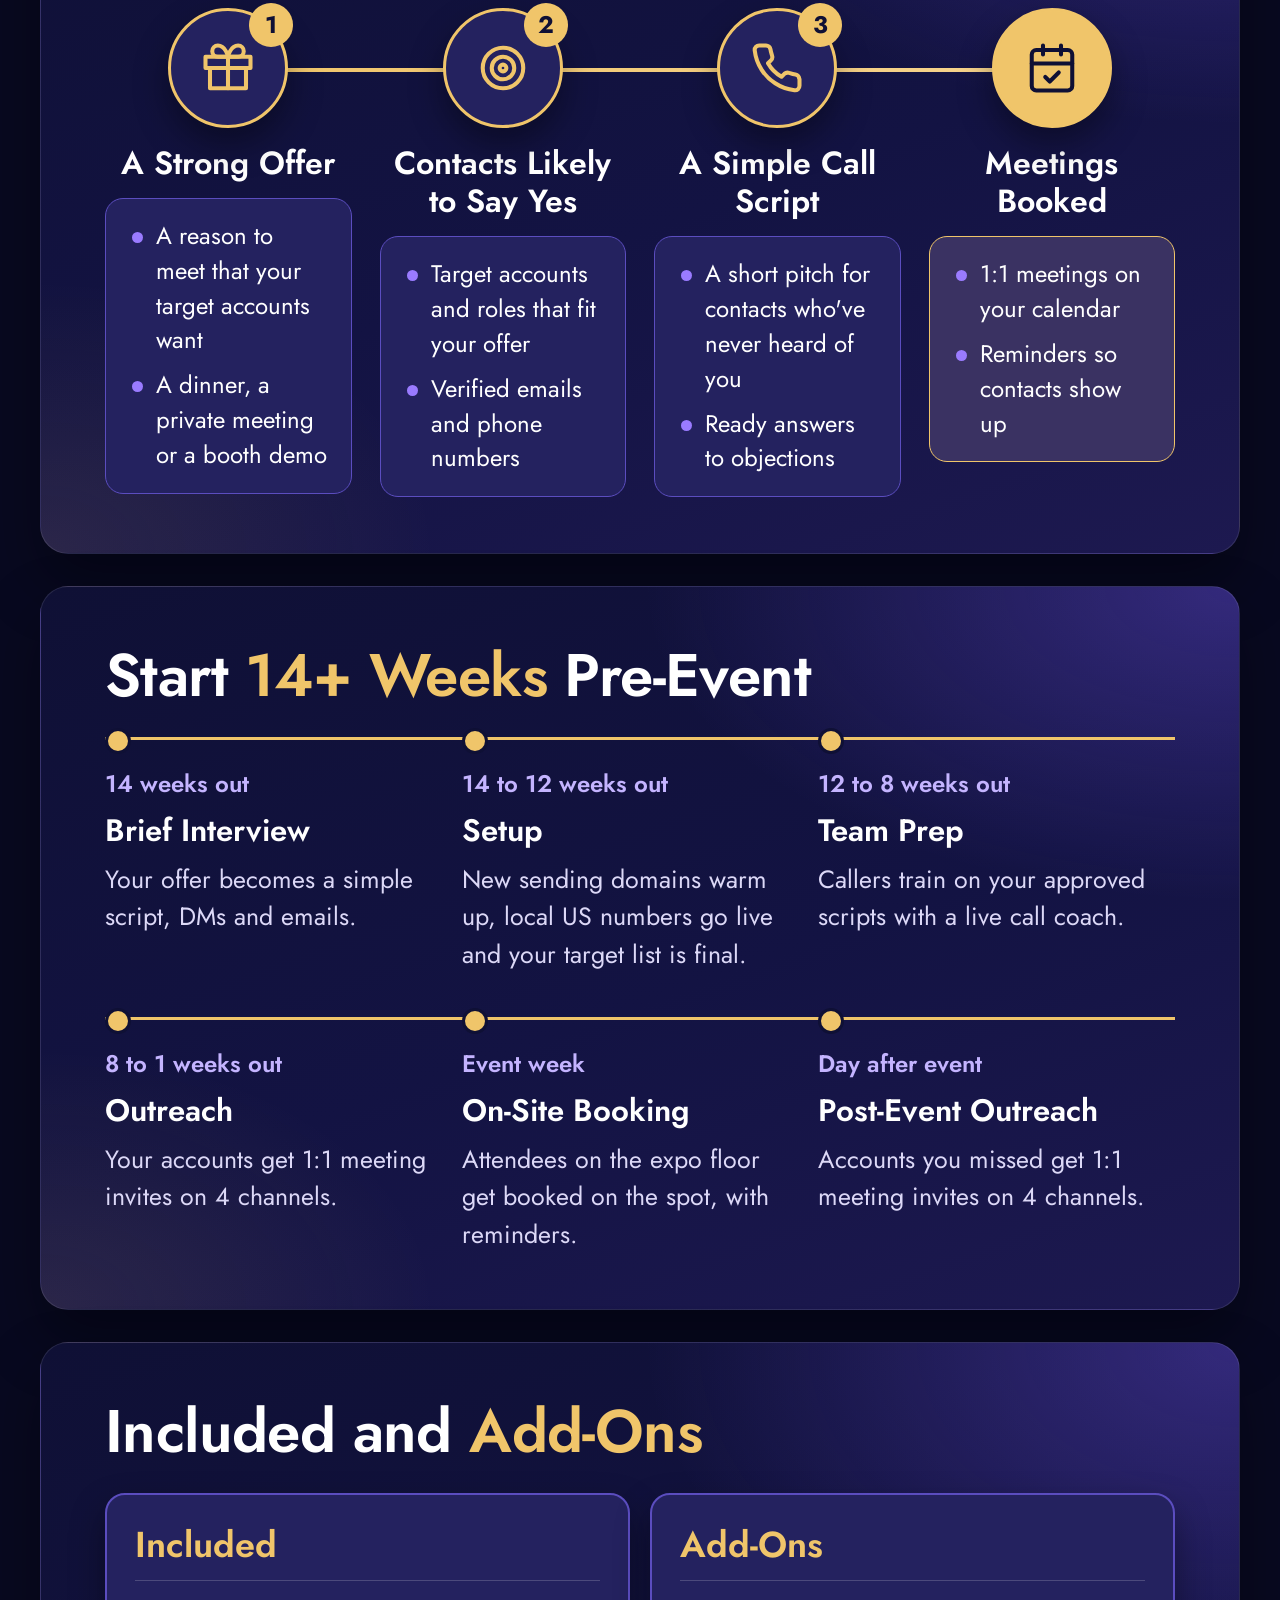
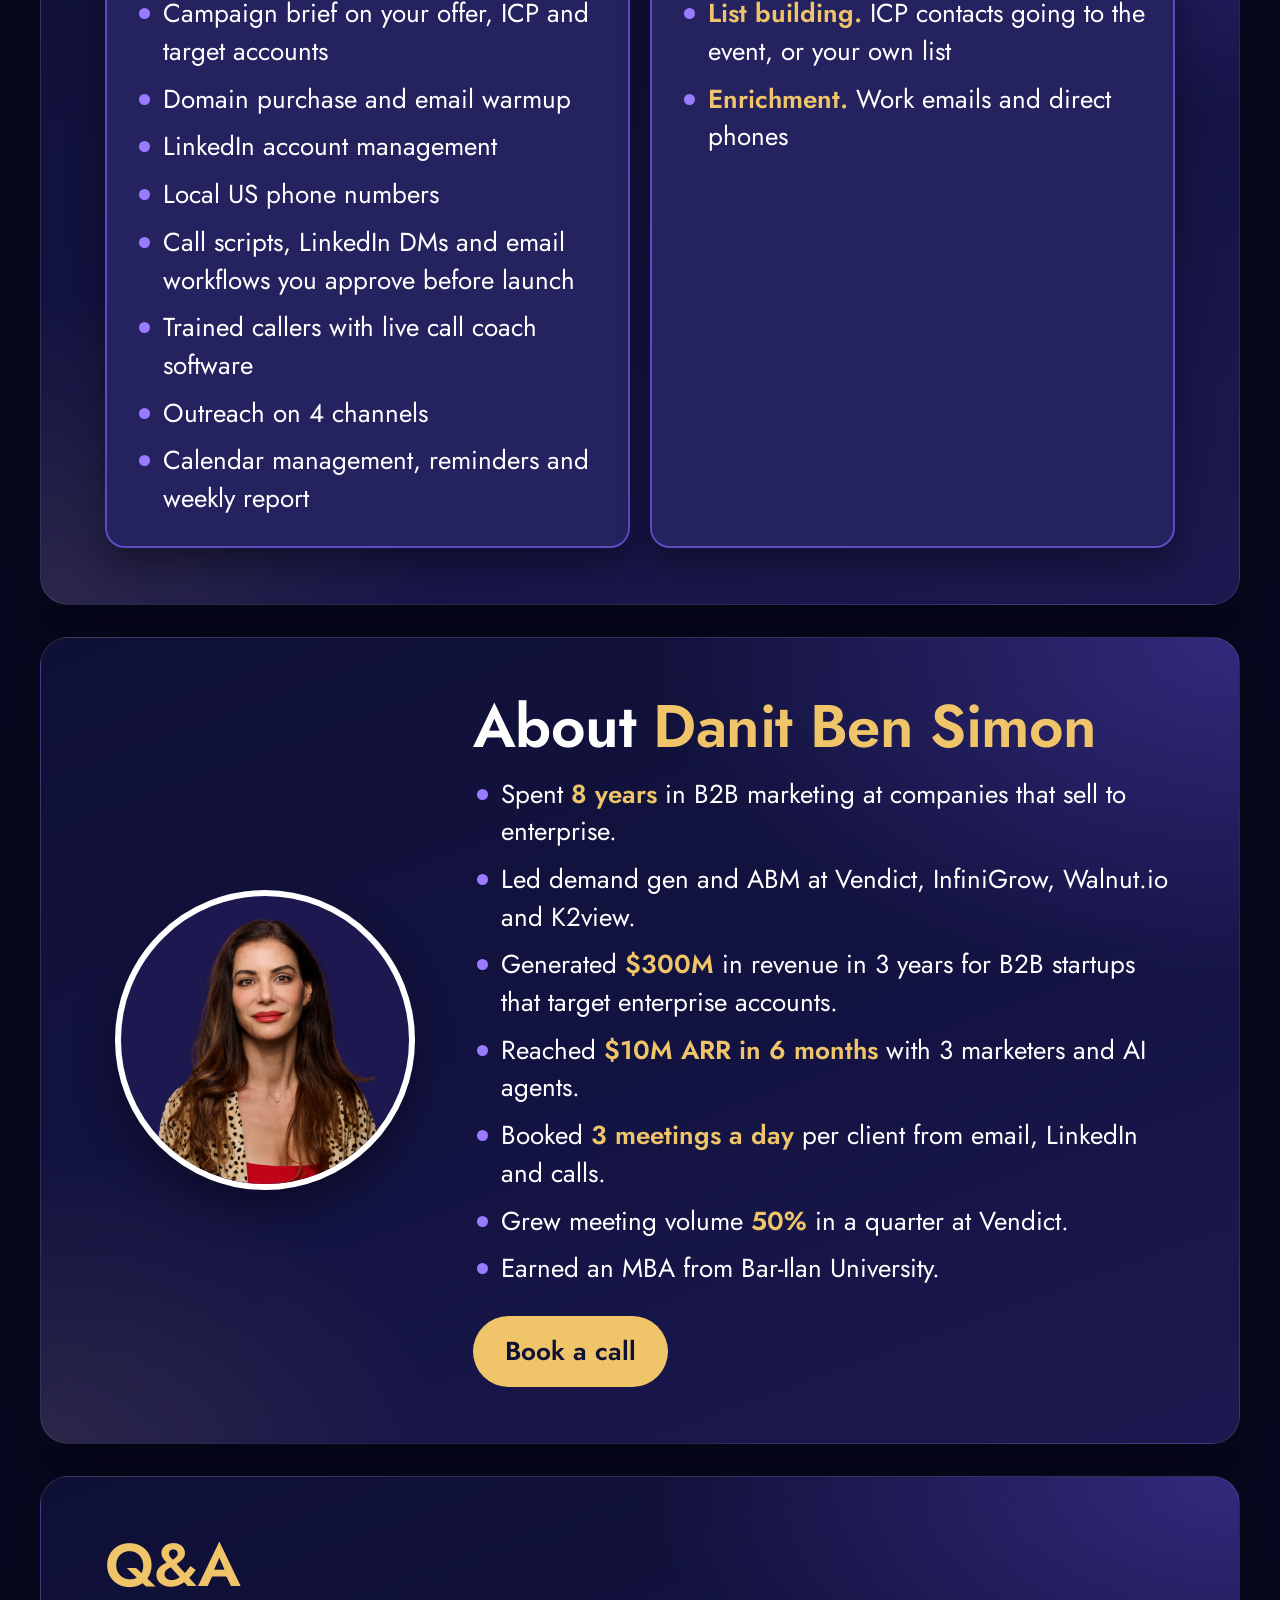
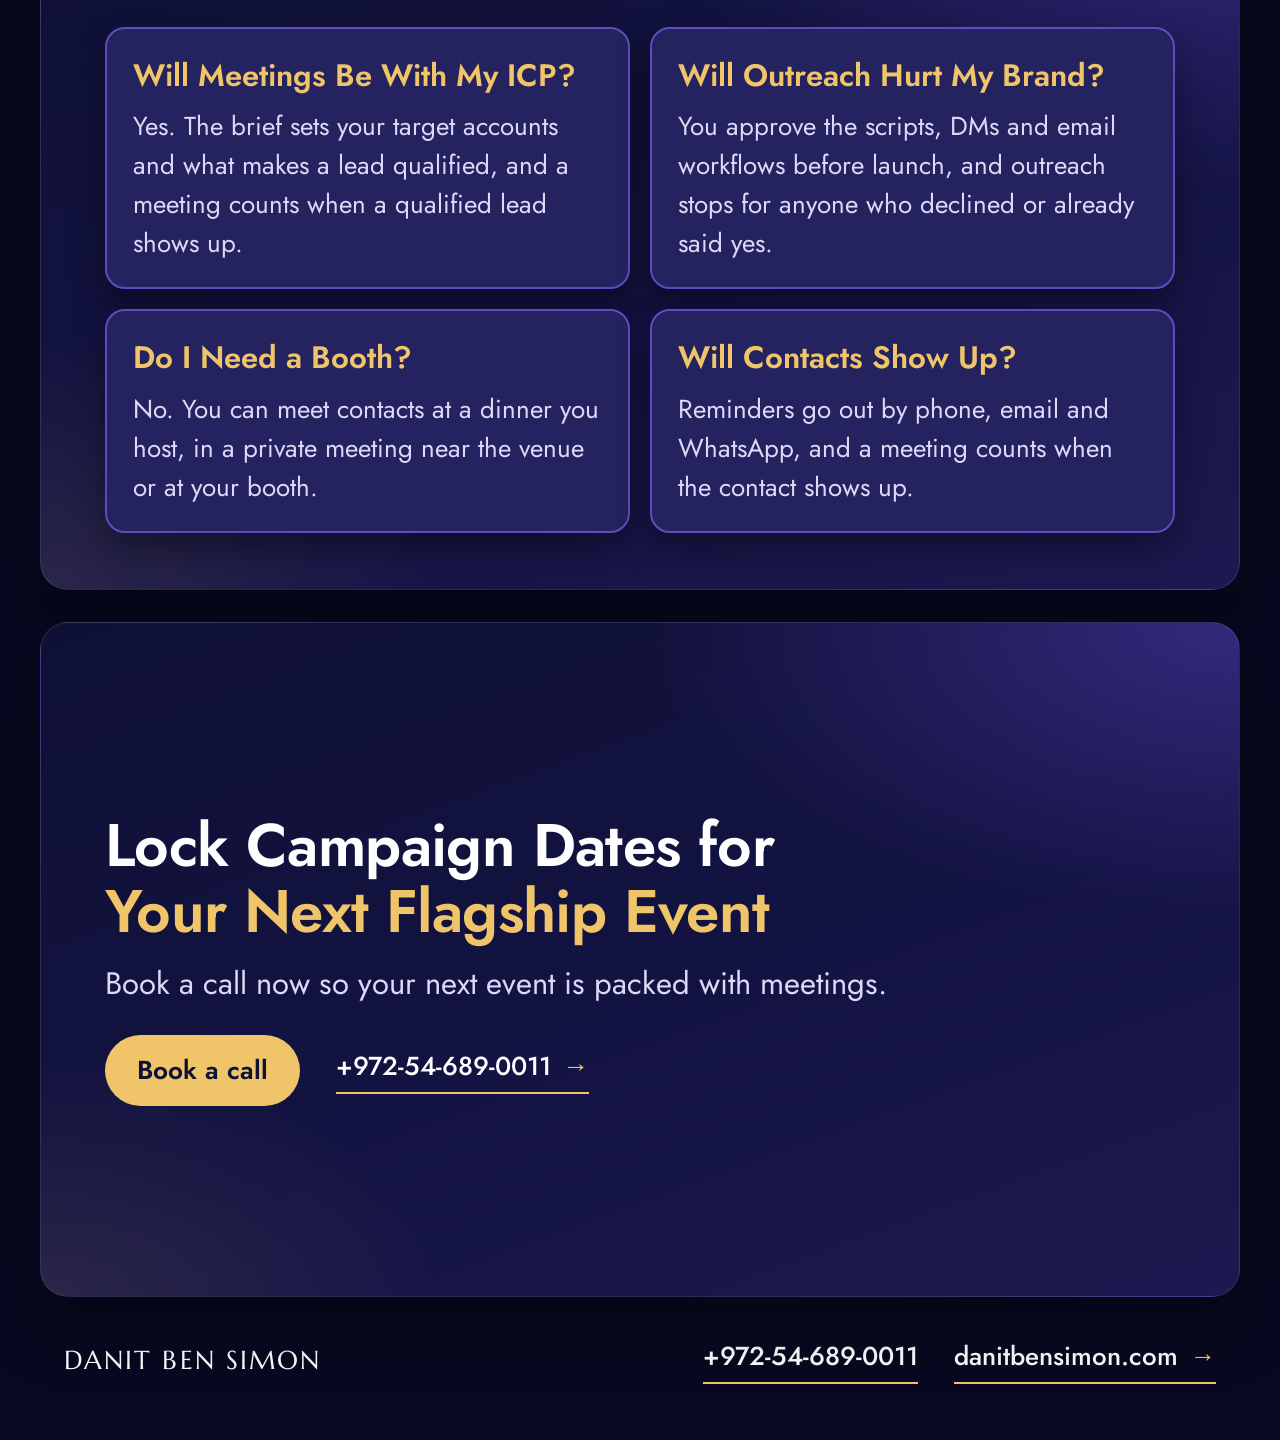
<file: meetings-for-conferences/index.html>
<!doctype html>
<html lang="en">
<head>
<meta charset="utf-8">
<title>Meetings for Conferences | Danit Ben Simon</title>
<meta name="description" content="Deliver positive ROI from your conferences with 1:1 meetings with your target accounts.">
<link rel="canonical" href="https://danitbensimon.com/meetings-for-conferences/">

<meta name="viewport" content="width=device-width, initial-scale=1">
<meta name="claude:viewport-fit-sides" content="cover">
<link rel="stylesheet" href="https://fonts.googleapis.com/css2?family=Marcellus&family=Jost:wght@400;500;600;700&display=swap">
<style>
/* Slide brochure in the CMO Club Top 50 Shapers colors: navy pages, gold, purple, green and coral accents, large Jost type. */
:root { color-scheme: dark; --bg-1: #0F1035; --bg-2: #131343; --bg-3: #1D1950; --glow-1: rgba(124,92,255,.32); --glow-2: rgba(240,197,106,.10); --result-bg: #3A3262; --page: #080920; --white: #FFFFFF; --soft: #DCD8F7; --line: rgba(255,255,255,.18); --panel: #24225F; --card-line: #5B4DBF; --card-shadow: 0 16px 34px rgba(0,0,0,.38); --gold: #F0C56A; --gold-2: #F6D48E; --purple: #9A7BFF; --purple-text: #C4B4FF; --green: #4FD39A; --green-text: #A6F2CD; --green-bg: rgba(79,211,154,.14); --coral: #E5677A; --coral-text: #FFBCB1; --coral-bg: rgba(229,103,122,.16); --navy: #0F1035; --head: 'Jost', -apple-system, 'Segoe UI', Helvetica, Arial, sans-serif; --mark: 'Marcellus', 'Times New Roman', serif; }
* { box-sizing: border-box; margin: 0; padding: 0; }
html { background: var(--page); scroll-behavior: smooth; }
body { background: var(--page); color: var(--white); font-family: var(--head); font-weight: 400; font-size: 26px; line-height: 1.5; -webkit-font-smoothing: antialiased; overflow-x: hidden; }
a { color: inherit; text-decoration: none; } img { max-width: 100%; display: block; }
a:focus-visible, .btn:focus-visible, input:focus-visible { outline: 3px solid var(--gold); outline-offset: 4px; }

/* top bar */
.top { position: sticky; top: env(safe-area-inset-top, 0px); z-index: 20; background: rgba(8,9,32,.9); backdrop-filter: blur(10px); -webkit-backdrop-filter: blur(10px); border-bottom: 1px solid var(--line); }
body::before { content: ""; position: fixed; inset: 0 0 auto; height: env(safe-area-inset-top, 0px); z-index: 21; background: var(--page); }
.top-inner { max-width: 1248px; margin: 0 auto; padding: 0 24px; height: 84px; display: flex; align-items: center; justify-content: space-between; gap: 16px; }
.brand { font-family: var(--mark); font-size: 31px; letter-spacing: .08em; text-transform: uppercase; white-space: nowrap; color: var(--white); }
.btn { display: inline-flex; align-items: center; gap: 10px; font: inherit; font-size: 26px; font-weight: 600; padding: 16px 32px; border-radius: 999px; background: var(--gold); color: var(--navy); white-space: nowrap; transition: background-color 200ms ease, transform 160ms ease-out; }
.btn:hover { background: var(--gold-2); } .btn:active { transform: scale(.97); }
.top .btn { padding: 12px 24px; font-size: 24px; }
.btn-link { display: inline-flex; align-items: center; gap: 12px; font-size: 26px; font-weight: 500; color: var(--white); padding-bottom: 6px; border-bottom: 2px solid var(--gold); }
.btn-link .ar { color: var(--gold); transition: transform 200ms ease-out; } .btn-link:hover .ar { transform: translateX(4px); }
.cta-row { display: flex; flex-wrap: wrap; align-items: center; gap: 20px 36px; } .cta-gap { margin-top: 12px; }

/* slides */
.deck { padding: 32px 24px 8px; display: grid; gap: 32px; }
.slide { position: relative; width: 100%; max-width: 1200px; margin: 0 auto; aspect-ratio: 16 / 9; padding: 56px 64px; border-radius: 28px; display: flex; flex-direction: column; gap: 28px; background: radial-gradient(80% 70% at 100% 0%, var(--glow-1) 0%, transparent 62%), radial-gradient(55% 60% at 0% 100%, var(--glow-2) 0%, transparent 60%), linear-gradient(160deg, var(--bg-1) 0%, var(--bg-2) 55%, var(--bg-3) 100%); border: 1px solid rgba(255,255,255,.10); box-shadow: 0 30px 60px rgba(0,0,0,.35); }
.slide h2 { font-size: clamp(40px, 4.8vw, 60px); font-weight: 600; line-height: 1.1; letter-spacing: -.01em; text-wrap: balance; }
.g { color: var(--gold); }
.h2-sub { display: block; font-size: .78em; margin-top: 6px; }
.lead { font-size: 31px; color: var(--soft); max-width: 900px; }
.head { display: grid; gap: 16px; }
.body { flex: 1; display: grid; align-content: center; gap: 24px; }

/* cover */
.cover h1 { font-size: clamp(52px, 7vw, 84px); font-weight: 600; line-height: 1.04; letter-spacing: -.015em; text-wrap: balance; }
.cover h1 .big { display: block; font-size: 1.3em; font-weight: 700; margin-top: .06em; text-decoration: underline; text-decoration-color: var(--gold); text-decoration-thickness: .08em; text-underline-offset: .14em; text-decoration-skip-ink: none; }
.cover .sub { font-size: clamp(30px, 3vw, 38px); color: var(--soft); max-width: 860px; }
.chips { display: grid; grid-template-columns: repeat(3, minmax(0,1fr)); gap: 16px; margin-top: auto; }
.chip { background: var(--panel); border: 1px solid var(--line); border-radius: 18px; padding: 18px 22px; display: grid; gap: 4px; }
.chip b { font-size: 36px; font-weight: 600; color: var(--gold); line-height: 1.2; } .chip span { font-size: 25px; color: var(--soft); line-height: 1.35; }


/* cover media */
.cover-brand { font-size: 26px; color: var(--soft); }
.cover-contact { display: flex; flex-wrap: wrap; gap: 12px 32px; font-size: 26px; font-weight: 500; color: var(--white); }
.cover-contact a { border-bottom: 2px solid var(--gold); padding-bottom: 4px; }
.cover .sub { font-size: clamp(32px, 3.4vw, 44px); font-weight: 600; color: var(--white); max-width: 980px; line-height: 1.3; }
.cover-media { display: grid; grid-template-columns: repeat(2, minmax(0,1fr)); gap: 16px; height: 290px; margin-top: auto; }
.cover-media img { width: 100%; height: 100%; object-fit: cover; border-radius: 18px; border: 1px solid var(--line); }
.cal { height: 100%; border-radius: 18px; background: #FFFFFF; color: var(--navy); padding: 18px 18px; display: flex; flex-direction: column; gap: 8px; overflow: hidden; }
.cal-head { font-size: 24px; font-weight: 700; color: var(--navy); }
.cal-row { display: block; border-left: 6px solid var(--gold); background: #F3F0FF; border-radius: 8px; padding: 5px 10px; font-size: 24px; line-height: 1.3; color: var(--navy); }
.cal-row b { font-weight: 700; margin-right: 6px; }
.cal-row.p { border-left-color: var(--purple); } .cal-row.gr { border-left-color: var(--green); }
.cmp-wrap { overflow-x: auto; border-radius: 20px; }

/* cards */
.grid5 { display: grid; grid-template-columns: repeat(6, minmax(0,1fr)); gap: 20px; }
.grid5 > * { grid-column: span 2; }
.grid5 > :nth-child(4) { grid-column: 2 / span 2; } .grid5 > :nth-child(5) { grid-column: 4 / span 2; }
.cover-grid { flex: 1; display: grid; grid-template-columns: minmax(0,1.45fr) minmax(0,.75fr); gap: 40px; align-items: stretch; }
.cover-text { display: flex; flex-direction: column; justify-content: center; gap: 26px; }
.cover h1 { font-size: clamp(48px, 5.8vw, 74px); }
.cover-photo { width: 100%; height: 100%; min-height: 420px; object-fit: cover; object-position: 50% 45%; border-radius: 20px; border: 1px solid var(--line); }

.kick { font-size: 29px; font-weight: 600; color: var(--white); line-height: 1.3; }

.grid3 { display: grid; grid-template-columns: repeat(3, minmax(0,1fr)); gap: 20px; }
.grid2 { display: grid; grid-template-columns: repeat(2, minmax(0,1fr)); gap: 20px; }
.panel { background: var(--panel); border: 2px solid var(--card-line); box-shadow: var(--card-shadow); border-radius: 20px; padding: 28px; display: flex; flex-direction: column; gap: 14px; min-width: 0; }
.panel h3 { font-size: 36px; font-weight: 600; color: var(--gold); line-height: 1.2; }
.panel p { font-size: 26px; }
.opt { display: inline-grid; place-items: center; width: 52px; height: 52px; border-radius: 50%; background: var(--gold); color: var(--navy); font-size: 30px; font-weight: 700; line-height: 1; margin-right: 16px; vertical-align: 4px; }
.dots-list { list-style: none; display: grid; gap: 10px; }
.dots-list li { position: relative; padding-left: 28px; font-size: 26px; line-height: 1.45; }
.dots-list li::before { content: ""; position: absolute; left: 4px; top: 13px; width: 11px; height: 11px; border-radius: 50%; background: var(--purple); }
.dots-list li b { color: var(--gold); font-weight: 600; }
.panel .dots-list { padding-top: 14px; border-top: 1px solid var(--line); }

/* compare table */
.cmp { --cl: #7D74C4; border: 2px solid var(--cl); border-radius: 20px; overflow: hidden; background: #FFFFFF; color: var(--navy); }
.cmp-row { display: grid; grid-template-columns: 210px repeat(3, minmax(0,1fr)); border-top: 2px solid var(--cl); }
.cmp-row:first-child { border-top: 0; }
.cmp-row > span { padding: 16px 20px; font-size: 26px; line-height: 1.4; min-width: 0; color: var(--navy); }
.cmp-row > span + span { border-left: 2px solid var(--cl); }
.cmp-row .dim { font-weight: 700; background: #F3F0FF; }
.cmp-row .c3 { background: #EAF8F1; border-left: 4px solid #1F9D63; }
.cmp-head > span { font-size: 26px; font-weight: 700; padding-top: 18px; padding-bottom: 18px; }
.cmp-head .c1, .cmp-head .c2 { color: #B3364A; background: #FDECEF; } .cmp-head .c3 { color: #0F7A4B; background: #DDF5E9; }
.cmp-head > span:first-child { background: #F3F0FF; }
.mk { display: inline-grid; place-items: center; width: 32px; height: 32px; border-radius: 50%; font-size: 24px; font-weight: 700; color: #FFFFFF; margin-right: 10px; vertical-align: 2px; }
.c1 .mk, .c2 .mk { background: #D6455A; } .c3 .mk { background: #1F9D63; }

/* stat tiles */
.tile { background: var(--panel); border: 1px solid var(--line); border-top: 4px solid var(--gold); border-radius: 20px; padding: 22px 26px; display: flex; flex-direction: column; gap: 10px; min-width: 0; }
.tile .tag { align-self: flex-start; font-size: 24px; font-weight: 600; color: var(--purple-text); }
.tile .stat { font-size: 26px; line-height: 1.4; }
.tile .stat .n { display: block; font-size: clamp(56px, 6vw, 76px); font-weight: 700; line-height: 1; color: var(--gold); margin-bottom: 8px; letter-spacing: -.02em; }
.tile .src { margin-top: auto; font-size: 24px; color: var(--soft); }

/* framework */
.fw { display: grid; grid-template-columns: minmax(0,1fr) auto minmax(0,1fr) auto minmax(0,1fr); gap: 24px; align-items: start; }
.fw-step { display: grid; gap: 14px; align-content: start; min-width: 0; padding-top: 18px; border-top: 3px solid var(--gold); }
.fw-n { font-size: 104px; font-weight: 700; line-height: .9; color: var(--gold); letter-spacing: -.02em; }
.fw-step h3 { font-size: 34px; font-weight: 600; line-height: 1.2; color: var(--white); }
.fw-op { align-self: center; font-size: 64px; font-weight: 400; line-height: 1; color: var(--purple-text); }

/* timeline */
.timeline { display: grid; grid-template-columns: repeat(3, minmax(0,1fr)); row-gap: 44px; }
.tl { position: relative; display: grid; gap: 6px; align-content: start; min-width: 0; border-top: 3px solid var(--gold); padding: 26px 20px 0 0; }
.tl::before { content: ""; position: absolute; top: -12px; left: 0; width: 20px; height: 20px; border-radius: 50%; background: var(--gold); border: 3px solid var(--navy); }
.tl .when { font-size: 24px; font-weight: 600; color: var(--purple-text); } .tl h3 { font-size: 31px; font-weight: 600; } .tl p { font-size: 25px; color: var(--soft); }

/* case study */
.cs { display: grid; grid-template-columns: repeat(2, minmax(0,1fr)); gap: 18px; }
.cs .wide, .cs .result { grid-column: 1 / -1; }
.cs .result { border: 2px solid var(--gold); background: var(--result-bg); }
.res-grid { display: grid; grid-template-columns: repeat(3, minmax(0,1fr)); gap: 28px; }
.cs .result .stat { font-size: 36px; font-weight: 600; line-height: 1.25; } .cs .result .stat .n { display: block; font-size: 84px; font-weight: 700; line-height: 1; color: var(--gold); margin-bottom: 10px; } .cs .result .stat .n.n-sm { font-size: 50px; line-height: 1.1; }

/* detail rows */
.rows { display: grid; border-top: 2px solid var(--card-line); }
.rows .row { display: grid; grid-template-columns: 280px minmax(0,1fr); gap: 24px; padding: 16px 0; border-bottom: 2px solid var(--card-line); }
.rows dt { font-size: 28px; font-weight: 700; color: var(--gold); line-height: 1.35; }
.rows dd { font-size: 26px; line-height: 1.45; color: var(--white); }
.rows dd b { color: var(--gold); font-weight: 700; }

/* before and after */
.ba { display: grid; grid-template-columns: minmax(0,1fr) auto minmax(0,1fr); gap: 28px; align-items: start; }
.ba-col { display: grid; gap: 16px; align-content: start; min-width: 0; padding-top: 18px; }
.ba-col h3 { font-size: 40px; font-weight: 700; line-height: 1.1; }
.ba-col.before { border-top: 4px solid var(--coral); } .ba-col.before h3 { color: var(--coral-text); }
.ba-col.before .dots-list li::before { background: var(--coral); }
.ba-col.after { border-top: 4px solid var(--green); } .ba-col.after h3 { color: var(--green-text); }
.ba-arrow { align-self: center; font-size: 64px; line-height: 1; color: var(--gold); }
.ba-stats { display: grid; gap: 18px; }
.ba-stats .stat { display: grid; grid-template-columns: 170px minmax(0,1fr); gap: 20px; align-items: center; font-size: 28px; font-weight: 600; line-height: 1.3; }
.ba-stats .stat .n { font-size: 56px; font-weight: 700; line-height: 1; color: var(--gold); letter-spacing: -.01em; }

/* scenarios */
.sc { display: grid; grid-template-columns: repeat(3, minmax(0,1fr)); column-gap: 32px; row-gap: 6px; }
.sc-col { display: grid; grid-row: span 8; grid-template-rows: subgrid; align-content: start; min-width: 0; padding-top: 18px; border-top: 4px solid var(--gold); }
.sc-col h3 { font-size: 36px; font-weight: 700; line-height: 1.1; }
.sc-col.low { border-top-color: var(--coral); } .sc-col.low h3 { color: var(--coral-text); }
.sc-col.avg h3 { color: var(--gold); }
.sc-col.strong { border-top-color: var(--green); } .sc-col.strong h3 { color: var(--green-text); }
.sc-n { font-size: 64px; font-weight: 700; line-height: 1; color: var(--gold); letter-spacing: -.01em; margin-top: 6px; }
.sc-u { font-size: 28px; font-weight: 600; color: var(--white); }
.sc-p { font-size: 26px; color: var(--soft); }
.sc-tag { font-size: 24px; font-weight: 600; color: var(--green-text); }
.sc-n .to { font-size: .45em; font-weight: 600; color: var(--white); margin: 0 .3em; letter-spacing: 0; }
.sc-note { margin-top: 10px; font-size: 26px; color: var(--soft); }
.sc-step { font-size: 30px; font-weight: 600; color: var(--white); margin-top: 6px; } .sc-k { color: var(--gold); font-weight: 700; }
.sc-n { margin-top: 14px; padding-top: 14px; border-top: 1px solid var(--line); } .sc-ghost { visibility: hidden; }
@media (max-width: 700px) { .sc-ghost { display: none; } }
.sc-sum { margin-top: 14px; padding: 22px 26px; border: 2px solid var(--gold); border-radius: 18px; font-size: 30px; font-weight: 600; line-height: 1.35; color: var(--white); }

/* about */
.about { display: grid; grid-template-columns: 320px minmax(0,1fr); gap: 48px; align-items: center; }
.photo { width: 300px; height: 300px; border-radius: 50%; overflow: hidden; border: 6px solid var(--white); box-shadow: 0 20px 40px rgba(0,0,0,.35); justify-self: center; background: #1D1950; }
.photo img { width: 100%; height: 100%; object-fit: cover; }

/* faq */
.qa { background: var(--panel); border: 2px solid var(--card-line); box-shadow: var(--card-shadow); border-radius: 20px; padding: 24px 26px; display: grid; gap: 8px; }
.qa h3 { font-size: 31px; font-weight: 600; color: var(--gold); } .qa p { font-size: 26px; color: var(--soft); }

/* next step */
.final { display: grid; grid-template-columns: minmax(0,1fr) minmax(0,1fr); gap: 40px; align-items: center; }
.planner { background: var(--panel); border: 2px solid var(--card-line); box-shadow: var(--card-shadow); border-top: 4px solid var(--gold); border-radius: 20px; padding: 28px; display: grid; gap: 14px; }
.planner label { font-size: 26px; font-weight: 600; }
.planner input { width: 100%; height: 58px; padding: 0 16px; font: inherit; font-size: 26px; color: var(--white); background: #16154A; border: 2px solid var(--card-line); border-radius: 12px; }
.plan-out { display: grid; gap: 10px; } .plan-row { display: flex; justify-content: space-between; gap: 16px; border-top: 1px solid var(--line); padding-top: 10px; font-size: 26px; } .plan-row b { text-align: right; color: var(--gold); font-weight: 600; }
.plan-note { font-size: 25px; color: var(--soft); }
.planner .btn { justify-self: start; }

footer { max-width: 1200px; margin: 0 auto; padding: 32px 24px 56px; display: flex; flex-wrap: wrap; justify-content: space-between; gap: 16px; align-items: center; }
footer .brand { font-size: 26px; }
.foot-links { display: flex; flex-wrap: wrap; align-items: center; gap: 16px 36px; }

@media (max-width: 1000px) {
  .slide { aspect-ratio: auto; padding: 40px 32px; }
  .grid3, .grid2, .cs, .chips, .final, .about, .grid5, .cover-grid { grid-template-columns: 1fr; }
  .grid5 > *, .grid5 > :nth-child(4), .grid5 > :nth-child(5) { grid-column: auto; }
  .cover-photo { min-height: 0; height: 320px; }
  .cs .wide, .cs .result { grid-column: auto; } .res-grid { grid-template-columns: 1fr; gap: 28px; }
  .timeline { grid-template-columns: 1fr; border-left: 3px solid var(--gold); padding-left: 28px; row-gap: 22px; }
  .tl { border-top: 0; padding: 0; }
  .tl::before { top: 6px; left: -40px; }
  .fw { grid-template-columns: 1fr; gap: 18px; } .fw-op { align-self: start; font-size: 52px; transform: rotate(90deg); width: fit-content; }
  .ba { grid-template-columns: 1fr; gap: 22px; } .ba-arrow { align-self: start; transform: rotate(90deg); font-size: 52px; }
  .about { text-align: left; } .photo { width: 240px; height: 240px; justify-self: start; }
  .cmp-row { grid-template-columns: repeat(3, minmax(0,1fr)); }
  .cmp-row .dim { grid-column: 1 / -1; font-size: 26px; padding-top: 12px; padding-bottom: 12px; }
  .cmp-head > span:first-child { display: none; }
  .cmp-row > span { font-size: 24px; padding: 14px 14px; }
  .cmp-row .c1 { border-left: 0; }
  .cmp-row .dim { border-bottom: 2px solid var(--cl); }
  .mk { width: 28px; height: 28px; font-size: 22px; margin-right: 6px; }
  .cover-media { grid-template-columns: 1fr; height: auto; }
  .cover-media img { height: 240px; }
}
@media (max-width: 700px) {
  .rows .row { grid-template-columns: 1fr; gap: 4px; }
  .sc { grid-template-columns: 1fr; row-gap: 26px; } .sc-col { grid-row: auto; grid-template-rows: none; gap: 6px; } .sc-n { font-size: 56px; }
  .ba-stats .stat { grid-template-columns: 1fr; gap: 6px; }
  .cmp-head { display: none; }
  .cmp-row:nth-child(2) { border-top: 0; }
  .cmp-row { grid-template-columns: 1fr; }
  .cmp-row > span + span { border-left: 0; border-top: 2px solid var(--cl); }
  .cmp-row .c3 { border-left: 6px solid #1F9D63; }
  .cmp-row [data-col]::before { content: attr(data-col); display: block; font-size: 22px; font-weight: 700; line-height: 1.3; margin-bottom: 6px; }
  .cmp-row .c1::before, .cmp-row .c2::before { color: #B3364A; } .cmp-row .c3::before { color: #0F7A4B; }
  .cmp-row > span { font-size: 24px; padding: 14px 18px; }
}
@media (max-width: 560px) {
  .deck { padding: 16px 12px 8px; gap: 18px; }
  .slide { padding: 32px 20px; border-radius: 20px; gap: 22px; }
  body { font-size: 24px; }
  .top-inner { height: 76px; gap: 10px; padding: 0 16px; } .brand { font-size: 23px; letter-spacing: .06em; } .top .btn { padding: 10px 16px; font-size: 22px; }
  .lead, .cover .sub { font-size: 26px; }
  .panel, .tile, .qa, .planner { padding: 22px 20px; }
  .btn { font-size: 24px; padding: 14px 26px; }
}
@media (max-width: 359px) { .brand { font-size: 19px; letter-spacing: .05em; } }
@media print {
  @page { size: 1200px 675px; margin: 0; }
  body { background: none; } .top, footer { display: none; } .deck { padding: 0; gap: 0; }
  .slide { border-radius: 0; box-shadow: none; break-after: page; -webkit-print-color-adjust: exact; print-color-adjust: exact; }
}
@media (prefers-reduced-motion: reduce) { * { transition: none !important; } html { scroll-behavior: auto; } }

.flow { position: relative; display: grid; grid-template-columns: repeat(4, minmax(0,1fr)); gap: 28px; }
.flow::before { content: ""; position: absolute; top: 60px; left: 12%; right: 12%; height: 4px; background: linear-gradient(90deg, var(--gold), var(--gold-2)); border-radius: 2px; }
.flow-node { position: relative; display: grid; justify-items: center; align-content: start; gap: 16px; text-align: center; min-width: 0; }
.flow-badge { position: relative; width: 120px; height: 120px; border-radius: 50%; display: grid; place-items: center; background: var(--panel); border: 3px solid var(--gold); box-shadow: var(--card-shadow); }
.flow-badge svg { width: 54px; height: 54px; stroke: var(--gold); fill: none; stroke-width: 1.8; stroke-linecap: round; stroke-linejoin: round; }
.flow-num { position: absolute; top: -8px; right: -8px; width: 44px; height: 44px; border-radius: 50%; display: grid; place-items: center; background: var(--gold); color: var(--navy); font-size: 24px; font-weight: 700; }
.flow-node h3 { font-size: 32px; font-weight: 600; line-height: 1.2; color: var(--white); }
.flow-card { width: 100%; padding: 20px 22px; border: 1px solid var(--card-line); border-radius: 18px; background: var(--panel); text-align: left; }
.flow-card .dots-list li { font-size: 24px; }
.flow-node.goal .flow-badge { background: var(--gold); }
.flow-node.goal .flow-badge svg { stroke: var(--navy); }
.flow-node.goal .flow-card { border-color: var(--gold); background: var(--result-bg); }
@media (max-width: 1000px) {
  .flow { grid-template-columns: 1fr; gap: 26px; }
  .flow::before { top: 60px; bottom: 60px; left: 58px; right: auto; width: 4px; height: auto; }
  .flow-node { grid-template-columns: 120px minmax(0,1fr); justify-items: start; text-align: left; column-gap: 20px; }
  .flow-node .flow-badge { grid-row: span 2; }
}
</style>
</head>
<body>



<style>
.pkg .price { font-size: 40px; font-weight: 700; color: var(--white); line-height: 1.15; padding-top: 14px; border-top: 1px solid var(--line); margin-top: auto; }
.pkg .price small { display: block; font-size: 24px; font-weight: 500; color: var(--soft); margin-top: 4px; }
.pkg .tagline { font-size: 24px; font-weight: 600; color: var(--purple-text); }
.disc { border: 2px solid var(--cl, #7D74C4); border-radius: 20px; overflow: hidden; background: #FFFFFF; color: var(--navy); }
.disc-row { display: grid; grid-template-columns: minmax(0,1.3fr) minmax(0,1fr) minmax(0,1fr); border-top: 2px solid #7D74C4; }
.disc-row:first-child { border-top: 0; }
.disc-row > span { padding: 16px 22px; font-size: 26px; line-height: 1.4; color: var(--navy); min-width: 0; }
.disc-row > span + span { border-left: 2px solid #7D74C4; }
.disc-row .dim { font-weight: 700; background: #F3F0FF; }
.disc-row .save { background: #EAF8F1; font-weight: 700; color: #0F7A4B; }
.disc-head > span { font-weight: 700; background: #F3F0FF; }
.disc-head .save { background: #DDF5E9; }
@media (max-width: 700px) { .disc-row { grid-template-columns: 1fr; } .disc-row > span + span { border-left: 0; border-top: 2px solid #7D74C4; } .disc-head { display: none; } .disc-row [data-col]::before { content: attr(data-col); display: block; font-size: 22px; font-weight: 700; margin-bottom: 4px; } }
@media (max-width: 1000px) { .ba-arrow, .fw-op { display: none !important; } }
.pkg.deal { border-color: var(--gold); background: var(--result-bg); }
.was { font-size: 28px; font-weight: 500; color: var(--soft); margin-left: 12px; }

/* phone layout */
@media (max-width: 700px) {
  .flow { gap: 22px; }
  .flow::before { display: none; }
  .flow-node { grid-template-columns: 76px minmax(0,1fr); align-items: center; column-gap: 16px; row-gap: 14px; }
  .flow-node .flow-badge { grid-row: auto; width: 76px; height: 76px; border-width: 2px; }
  .flow-badge svg { width: 36px; height: 36px; }
  .flow-num { width: 32px; height: 32px; font-size: 18px; top: -6px; right: -8px; }
  .flow-card { grid-column: 1 / -1; }
}
@media (max-width: 560px) {
  body { font-size: 20px; }
  .slide h2 { font-size: 34px; }
  .cover h1 { font-size: 40px; }
  .lead, .cover .sub { font-size: 21px; }
  .cover-brand, .cover-contact { font-size: 20px; }
  .cover-photo { height: 240px; }
  .kick { font-size: 22px; }
  .panel h3 { font-size: 28px; } .panel p { font-size: 20px; }
  .dots-list { gap: 8px; } .dots-list li, .flow-card .dots-list li { font-size: 20px; padding-left: 24px; }
  .dots-list li::before { top: 11px; width: 9px; height: 9px; }
  .flow-node h3 { font-size: 26px; } .flow-card { padding: 16px 18px; }
  .chip b { font-size: 28px; } .chip span { font-size: 20px; }
  .tile .stat { font-size: 20px; } .tile .stat .n { font-size: 48px; } .tile .tag, .tile .src { font-size: 18px; }
  .tl .when { font-size: 18px; } .tl h3 { font-size: 24px; } .tl p { font-size: 20px; }
  .rows dt { font-size: 22px; } .rows dd { font-size: 20px; }
  .ba-col h3 { font-size: 30px; } .ba-stats .stat { font-size: 22px; } .ba-stats .stat .n { font-size: 44px; }
  .cs .result .stat { font-size: 24px; } .cs .result .stat .n { font-size: 60px; } .cs .result .stat .n.n-sm { font-size: 40px; }
  .sc-col h3 { font-size: 28px; } .sc-n { font-size: 48px; } .sc-u, .sc-step { font-size: 22px; } .sc-p, .sc-note { font-size: 20px; } .sc-tag { font-size: 18px; } .sc-sum { font-size: 22px; padding: 18px 20px; }
  .cmp-row > span, .disc-row > span { font-size: 20px; } .cmp-row .dim { font-size: 20px; } .cmp-row [data-col]::before, .disc-row [data-col]::before { font-size: 18px; }
  .qa { padding: 20px; } .qa h3 { font-size: 24px; } .qa p { font-size: 20px; }
  .photo { width: 200px; height: 200px; }
  .planner label, .planner input, .plan-row { font-size: 20px; } .planner input { height: 52px; } .plan-note { font-size: 18px; }
  .pkg .price { font-size: 32px; } .pkg .price small, .pkg .tagline { font-size: 18px; } .was { font-size: 22px; }
  .btn, .btn-link { font-size: 20px; } .btn { padding: 14px 24px; }
  .top .btn { font-size: 18px; padding: 10px 14px; } .brand { font-size: 20px; }
  footer .brand { font-size: 20px; }
}
</style>

<main class="deck">

<section class="slide cover" id="top">
  <div class="cover-grid">
    <div class="cover-text">
      <span class="brand cover-brand">Danit Ben Simon</span>
      <h1>Walk Into Flagship Events <span class="big">With Pipeline</span></h1>
      <p class="sub">Deliver <span class="g">positive&nbsp;ROI</span> from your conferences.</p>
      <div class="cover-contact"><a href="tel:+972546890011">+972-54-689-0011</a><a href="https://danitbensimon.com" target="_blank" rel="noopener">danitbensimon.com</a></div>
    </div>
    <img class="cover-photo" src="cover-attendees.jpg" alt="Conference attendees with name badges talking on an expo floor" width="720" height="1280">
  </div>
</section>

<section class="slide" id="offer">
  <div class="head">
    <h2>Meetings With Your <span class="g">Target Accounts</span></h2>
    <p class="lead">Book 1:1 meetings with your target accounts before, during and after your event.</p>
  </div>
  <div class="body grid3">
    <div class="panel">
      <h3>Pre-Event</h3>
      <div class="kick">Phone, LinkedIn and email</div>
      <ul class="dots-list">
        <li>Brief interview and a simple offer</li>
        <li>Call scripts, LinkedIn DMs and emails for your approval</li>
        <li>Trained callers make <b>100 call attempts per hour</b></li>
        <li>LinkedIn DMs from your LinkedIn accounts</li>
        <li>Calendar invites and reminders so contacts show up</li>
      </ul>
    </div>
    <div class="panel">
      <h3>Event Week</h3>
      <div class="kick">On-site</div>
      <ul class="dots-list">
        <li>Meetings booked on the spot with attendees on the expo floor and at sessions</li>
        <li>A rep on the expo floor brings attendees to your booth</li>
        <li>Reminders by phone, email and WhatsApp</li>
        <li>Daily meeting report</li>
      </ul>
    </div>
    <div class="panel">
      <h3>Post-Event</h3>
      <div class="kick">"We missed you" campaign</div>
      <ul class="dots-list">
                <li>Outreach on 4 channels to target accounts you didn't meet</li>
        <li>Outreach starts the day after your event</li>
        <li>Weekly meeting report</li>
      </ul>
    </div>
  </div>
</section>

<section class="slide" id="case">
  <div class="head">
    <h2>Case Study <span class="g h2-sub">B2B Software Service at AWS re:Invent 2026</span></h2>
    <p class="lead">This B2B software service has worked with 300+ B2B tech companies since 2020.</p>
  </div>
  <div class="body">
    <div class="ba">
      <div class="ba-col before">
        <h3>Before</h3>
        <ul class="dots-list">
          <li>The company booked its own meetings for its previous conference. Results were poor, and it considered canceling conferences altogether.</li>
          <li>The company spent <b>$50K+</b> on tickets, flights and dinners for the event, without a booth.</li>
          <li>Most contacts had never heard of the company.</li>
          <li><b>60%</b> of phone numbers on the list went to voicemail.</li>
        </ul>
      </div>
      <span class="ba-arrow" aria-hidden="true">&rarr;</span>
      <div class="ba-col after">
        <h3>Results</h3>
        <div class="ba-stats">
          <p class="stat"><b class="n">60%</b> of contacts who picked up said yes to a meeting</p>
          <p class="stat"><b class="n">340%</b> more meetings than their last conference</p>
          <p class="stat"><b class="n">1st</b> flagship event with positive ROI</p>
        </div>
      </div>
    </div>
  </div>
</section>

<section class="slide" id="scenarios">
  <div class="head">
    <h2>Meetings to Expect From <span class="g">Your Next Event</span></h2>
    <p class="lead">These scenarios are based on 2 packages or more.</p>
  </div>
  <div class="body">
    <div class="sc">
      <div class="sc-col low"><h3>Low</h3><div class="sc-n">15-25</div><div class="sc-u">meetings booked</div></div>
      <div class="sc-col avg"><h3>Average</h3><div class="sc-n">26-40</div><div class="sc-u">meetings booked</div></div>
      <div class="sc-col strong"><h3>Strong</h3><div class="sc-n">41-60</div><div class="sc-u">meetings booked</div></div>
    </div>
    <p class="sc-note">These ranges aren&#39;t guaranteed.</p>
  </div>
</section>

<section class="slide" id="advantages">
  <div class="head">
    <h2>Pre-Event Booking <span class="g">Advantages</span></h2>
  </div>
  <div class="body grid5">
    <div class="panel"><h3>Pay per Held Meeting</h3><p>You pay per held meeting with a qualified lead, so no-shows carry no fee.</p></div>
    <div class="panel"><h3>4x Results With Phone</h3><p>Calls book 4x the meetings of email and LinkedIn, and a live call coach shows callers the next line to say.</p></div>
    <div class="panel"><h3>Enterprise Marketing Experience</h3><p>A B2B marketer with 8 years at companies that sell to enterprise writes your script.</p></div>
    <div class="panel"><h3>Brand Protection</h3><p>Messages are simple and precise, with no AI slop or buzzwords, so contacts understand the offer and want to meet.</p></div>
    <div class="panel"><h3>Track Record of Success</h3><p>The founder, Danit Ben Simon, led demand gen and ABM at Vendict, InfiniGrow, Walnut.io and K2view, and generated $300M in revenue in 3 years.</p></div>
  </div>
</section>

<section class="slide" id="keys">
  <div class="head">
    <h2>Meeting Booking <span class="g">Framework</span></h2>
    <p class="lead">For a campaign to succeed, you need these 3 things, in this order.</p>
  </div>
  <div class="body">
    <div class="flow">
      <div class="flow-node">
        <div class="flow-badge"><svg viewBox="0 0 24 24" aria-hidden="true"><path d="M20 12v9H4v-9"/><path d="M2 7h20v5H2z"/><path d="M12 21V7"/><path d="M12 7H7.5a2.5 2.5 0 1 1 0-5C11 2 12 7 12 7z"/><path d="M12 7h4.5a2.5 2.5 0 1 0 0-5C13 2 12 7 12 7z"/></svg><span class="flow-num">1</span></div>
        <h3>A Strong Offer</h3>
        <div class="flow-card"><ul class="dots-list"><li>A reason to meet that your target accounts want</li><li>A dinner, a private meeting or a booth demo</li></ul></div>
      </div>
      <div class="flow-node">
        <div class="flow-badge"><svg viewBox="0 0 24 24" aria-hidden="true"><circle cx="12" cy="12" r="9"/><circle cx="12" cy="12" r="5"/><circle cx="12" cy="12" r="1.5"/></svg><span class="flow-num">2</span></div>
        <h3>Contacts Likely to Say Yes</h3>
        <div class="flow-card"><ul class="dots-list"><li>Target accounts and roles that fit your offer</li><li>Verified emails and phone numbers</li></ul></div>
      </div>
      <div class="flow-node">
        <div class="flow-badge"><svg viewBox="0 0 24 24" aria-hidden="true"><path d="M22 16.9v3a2 2 0 0 1-2.2 2 19.8 19.8 0 0 1-8.6-3.1 19.5 19.5 0 0 1-6-6A19.8 19.8 0 0 1 2.1 4.2 2 2 0 0 1 4.1 2h3a2 2 0 0 1 2 1.7c.1 1 .4 1.9.7 2.8a2 2 0 0 1-.5 2.1L8 9.9a16 16 0 0 0 6 6l1.3-1.3a2 2 0 0 1 2.1-.4c.9.3 1.8.6 2.8.7a2 2 0 0 1 1.7 2z"/></svg><span class="flow-num">3</span></div>
        <h3>A Simple Call Script</h3>
        <div class="flow-card"><ul class="dots-list"><li>A short pitch for contacts who&#39;ve never heard of you</li><li>Ready answers to objections</li></ul></div>
      </div>
      <div class="flow-node goal">
        <div class="flow-badge"><svg viewBox="0 0 24 24" aria-hidden="true"><rect x="3" y="4" width="18" height="18" rx="2"/><path d="M16 2v4M8 2v4M3 10h18"/><path d="M9 16l2 2 4-4"/></svg></div>
        <h3>Meetings Booked</h3>
        <div class="flow-card"><ul class="dots-list"><li>1:1 meetings on your calendar</li><li>Reminders so contacts show up</li></ul></div>
      </div>
    </div>
  </div>
</section>

<section class="slide" id="plan">
  <div class="head">
    <h2>Start <span class="g">14+ Weeks</span> Pre-Event</h2>
  </div>
  <div class="body">
    <div class="timeline">
      <div class="tl"><span class="when">14 weeks out</span><h3>Brief Interview</h3><p>Your offer becomes a simple script, DMs and emails.</p></div>
      <div class="tl"><span class="when">14 to 12 weeks out</span><h3>Setup</h3><p>New sending domains warm up, local US numbers go live and your target list is final.</p></div>
      <div class="tl"><span class="when">12 to 8 weeks out</span><h3>Team Prep</h3><p>Callers train on your approved scripts with a live call coach.</p></div>
      <div class="tl"><span class="when">8 to 1 weeks out</span><h3>Outreach</h3><p>Your accounts get 1:1 meeting invites on 4 channels.</p></div>
      <div class="tl"><span class="when">Event week</span><h3>On-Site Booking</h3><p>Attendees on the expo floor get booked on the spot, with reminders.</p></div>
      <div class="tl"><span class="when">Day after event</span><h3>Post-Event Outreach</h3><p>Accounts you missed get 1:1 meeting invites on 4 channels.</p></div>
    </div>
  </div>
</section>

<section class="slide" id="scope">
  <div class="head">
    <h2>Included and <span class="g">Add-Ons</span></h2>
  </div>
  <div class="body grid2">
    <div class="panel">
      <h3>Included</h3>
      <ul class="dots-list">
        <li>Campaign brief on your offer, ICP and target accounts</li>
        <li>Domain purchase and email warmup</li>
        <li>LinkedIn account management</li>
        <li>Local US phone numbers</li>
        <li>Call scripts, LinkedIn DMs and email workflows you approve before launch</li>
        <li>Trained callers with live call coach software</li>
        <li>Outreach on 4 channels</li>
        <li>Calendar management, reminders and weekly report</li>
      </ul>
    </div>
    <div class="panel">
      <h3>Add-Ons</h3>
      <ul class="dots-list">
        <li><b>List building.</b> ICP contacts going to the event, or your own list</li>
        <li><b>Enrichment.</b> Work emails and direct phones</li>
      </ul>
    </div>
  </div>
</section>

<section class="slide" id="about">
  <div class="body about">
    <div class="photo"><img src="headshot.png" alt="Danit Ben Simon" width="520" height="520"></div>
    <div class="head">
      <h2>About <span class="g">Danit Ben Simon</span></h2>
      <ul class="dots-list">
        <li>Spent <b>8 years</b> in B2B marketing at companies that sell to enterprise.</li>
        <li>Led demand gen and ABM at Vendict, InfiniGrow, Walnut.io and K2view.</li>
        <li>Generated <b>$300M</b> in revenue in 3 years for B2B startups that target enterprise accounts.</li>
        <li>Reached <b>$10M ARR in 6 months</b> with 3 marketers and AI agents.</li>
        <li>Booked <b>3 meetings a day</b> per client from email, LinkedIn and calls.</li>
        <li>Grew meeting volume <b>50%</b> in a quarter at Vendict.</li>
        <li>Earned an MBA from Bar-Ilan University.</li>
      </ul>
      <div class="cta-row cta-gap"><a class="btn" href="https://meetings-eu1.hubspot.com/dben-simon" target="_blank" rel="noopener">Book a call</a></div>
    </div>
  </div>
</section>

<section class="slide" id="faq">
  <div class="head">
    <h2><span class="g">Q&amp;A</span></h2>
  </div>
  <div class="body grid2">
    <div class="qa"><h3>Will Meetings Be With My ICP?</h3><p>Yes. The brief sets your target accounts and what makes a lead qualified, and a meeting counts when a qualified lead shows up.</p></div>
    <div class="qa"><h3>Will Outreach Hurt My Brand?</h3><p>You approve the scripts, DMs and email workflows before launch, and outreach stops for anyone who declined or already said yes.</p></div>
    <div class="qa"><h3>Do I Need a Booth?</h3><p>No. You can meet contacts at a dinner you host, in a private meeting near the venue or at your booth.</p></div>
    <div class="qa"><h3>Will Contacts Show Up?</h3><p>Reminders go out by phone, email and WhatsApp, and a meeting counts when the contact shows up.</p></div>
  </div>
</section>

<section class="slide" id="next">
  <div class="body">
    <div class="head">
      <h2>Lock Campaign Dates for <span class="g">Your Next Flagship Event</span></h2>
      <p class="lead">Book a call now so your next event is packed with meetings.</p>
      <div class="cta-row cta-gap"><a class="btn" href="https://meetings-eu1.hubspot.com/dben-simon" target="_blank" rel="noopener">Book a call</a><a class="btn-link" href="tel:+972546890011">+972-54-689-0011 <span class="ar">&rarr;</span></a></div>
    </div>
  </div>
</section>

</main>

<footer><a class="brand" href="/">Danit Ben Simon</a><div class="foot-links"><a class="btn-link" href="tel:+972546890011">+972-54-689-0011</a><a class="btn-link" href="https://danitbensimon.com" target="_blank" rel="noopener">danitbensimon.com <span class="ar">&rarr;</span></a></div></footer>


</body>
</html>
</file>
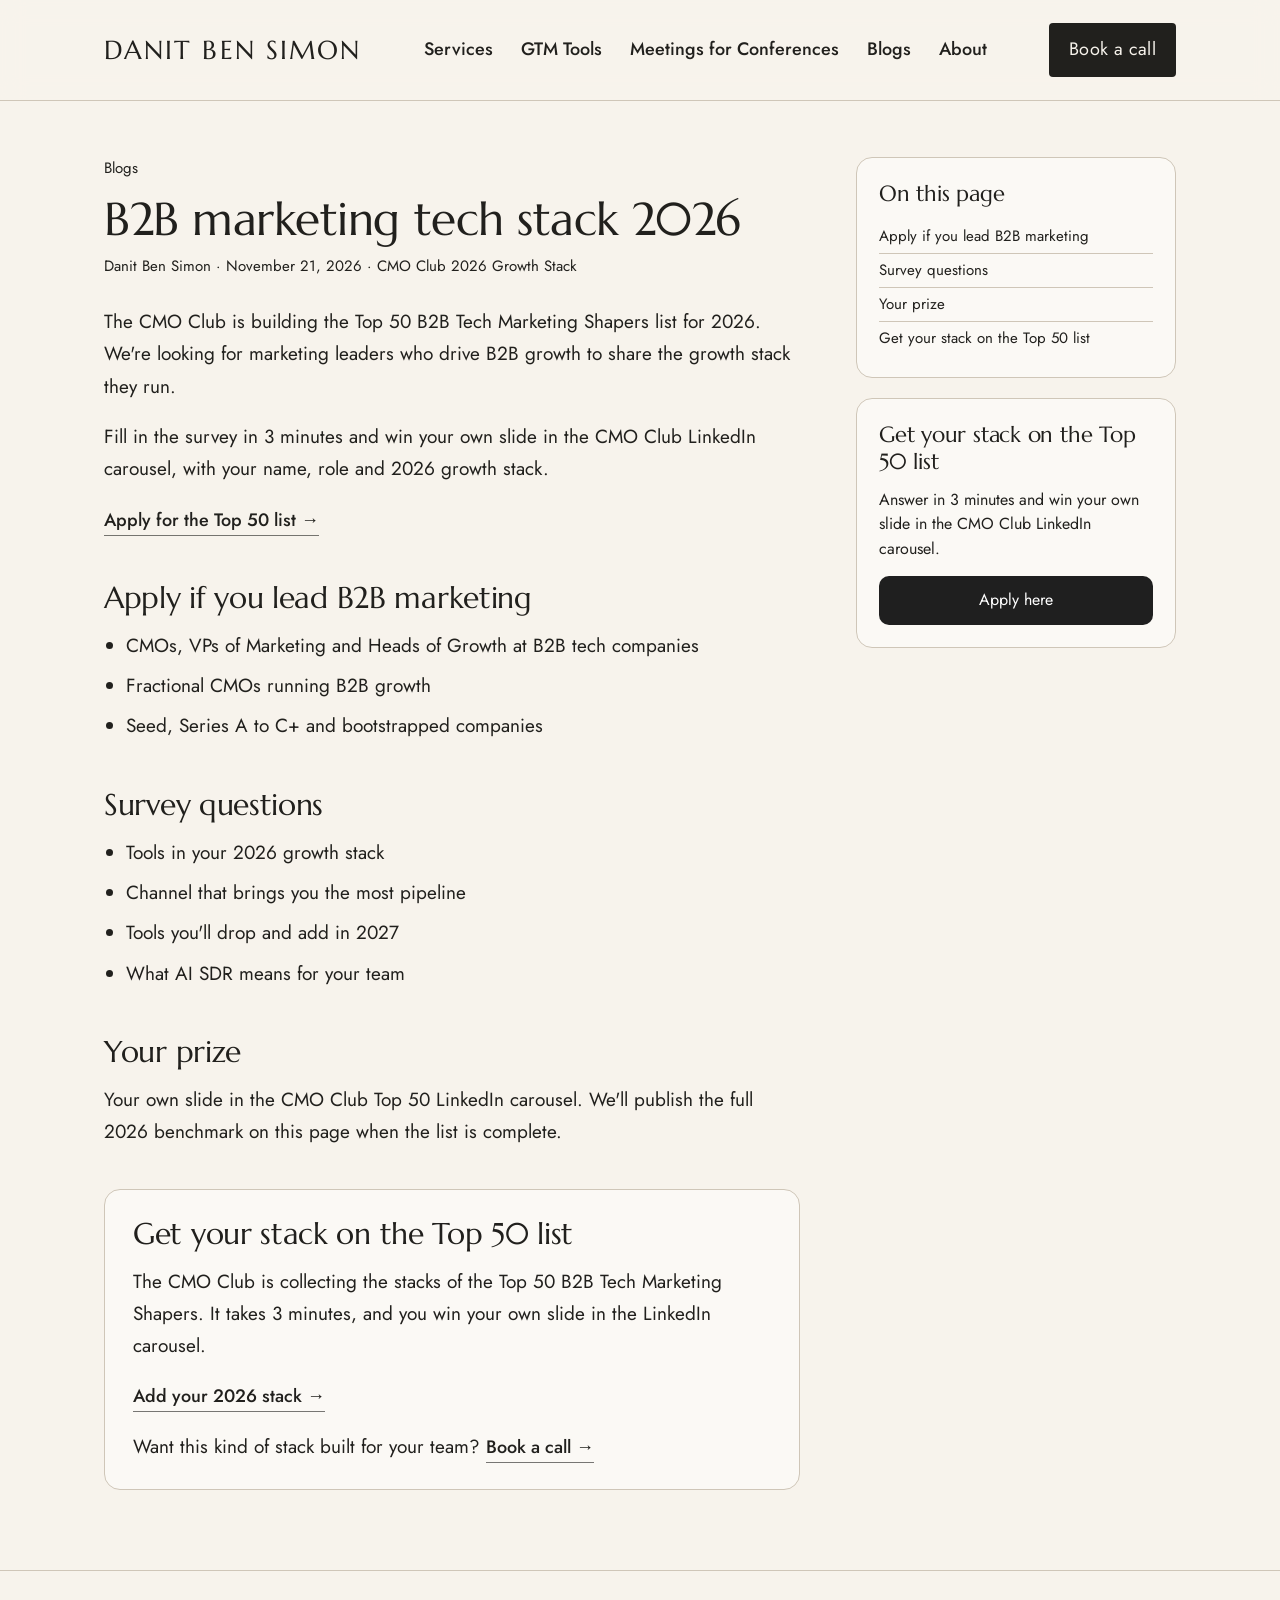
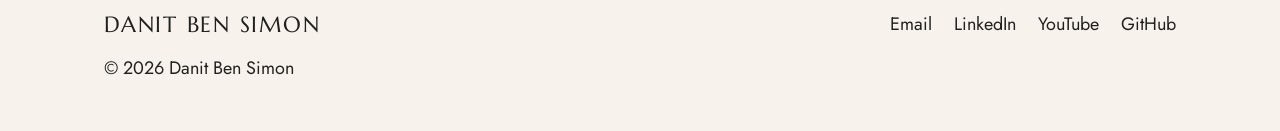
<file: blogs/b2b-marketing-tech-stack-2026/index.html>
<!DOCTYPE html>
<html lang="en">
<head>
<meta charset="UTF-8" />
<meta name="viewport" content="width=device-width, initial-scale=1.0" />
<link rel="icon" type="image/png" sizes="180x180" href="/assets/favicon-180.png" />
<link rel="shortcut icon" href="/assets/favicon.ico" />
<title>B2B marketing tech stack 2026 | Danit Ben Simon</title>
<meta name="description" content="Apply for the CMO Club Top 50 B2B Tech Marketing Shapers list. Share your 2026 growth stack in 3 minutes and win your own slide in the LinkedIn carousel." />
<meta name="author" content="Danit Ben Simon" />
<meta name="robots" content="index, follow, max-image-preview:large" />
<link rel="canonical" href="https://danitbensimon.com/blogs/b2b-marketing-tech-stack-2026/" />
<meta property="og:type" content="article" />
<meta property="og:site_name" content="Danit Ben Simon" />
<meta property="og:title" content="B2B marketing tech stack 2026" />
<meta property="og:description" content="Apply for the CMO Club Top 50 B2B Tech Marketing Shapers list. Share your 2026 growth stack in 3 minutes and win your own slide in the LinkedIn carousel." />
<meta property="og:url" content="https://danitbensimon.com/blogs/b2b-marketing-tech-stack-2026/" />
<meta property="og:image" content="https://danitbensimon.com/blogs/b2b-marketing-tech-stack-2026/top50.jpg" />
<meta name="twitter:card" content="summary_large_image" />
<script type="application/ld+json">{"@context": "https://schema.org", "@type": "BlogPosting", "headline": "B2B marketing tech stack 2026", "description": "Apply for the CMO Club Top 50 B2B Tech Marketing Shapers list. Share your 2026 growth stack in 3 minutes and win your own slide in the LinkedIn carousel.", "image": "https://danitbensimon.com/blogs/b2b-marketing-tech-stack-2026/top50.jpg", "datePublished": "2026-11-21", "author": {"@type": "Person", "name": "Danit Ben Simon", "url": "https://danitbensimon.com/"}, "mainEntityOfPage": "https://danitbensimon.com/blogs/b2b-marketing-tech-stack-2026/"}</script>
<link rel="preconnect" href="https://fonts.googleapis.com">
<link rel="preconnect" href="https://fonts.gstatic.com" crossorigin>
<link href="https://fonts.googleapis.com/css2?family=Marcellus&family=Jost:wght@200;300;400;500&display=swap" rel="stylesheet">
<link rel="stylesheet" href="/assets/site.css?v=20261018c">
<style>
.blog-wrap{max-width:1120px;margin:0 auto;padding:56px 24px 80px;display:grid;grid-template-columns:minmax(0,1fr) 320px;gap:56px;align-items:start}
.post .crumb{font-size:15px;color:var(--muted)}.post .crumb a{color:inherit}
.post h1{font-family:Marcellus,serif;font-weight:400;font-size:46px;line-height:1.1;margin:14px 0 10px}
.post .meta{color:var(--muted);font-size:15px;margin-bottom:28px}
.post img.cover{width:100%;border-radius:16px;display:block;margin:0 0 32px}
.post h2{font-family:Marcellus,serif;font-weight:400;font-size:30px;line-height:1.2;margin:44px 0 14px;scroll-margin-top:100px}
.post p,.post li{font-size:19px;line-height:1.7}
.post p{margin:0 0 18px}.post ul,.post ol{margin:0 0 18px 22px}.post li{margin:0 0 8px}
.post table{width:100%;border-collapse:collapse;margin:0 0 18px;font-size:18px}
.post td,.post th{text-align:left;padding:10px 12px;border-bottom:1px solid var(--line);vertical-align:top}
.post blockquote{border-left:3px solid var(--accent);padding:4px 0 4px 18px;margin:0 0 20px;font-size:19px;line-height:1.6}
.post blockquote cite{display:block;font-style:normal;color:var(--muted);font-size:16px;margin-top:6px}
.post .copy{background:var(--card);border:1px solid var(--line);border-radius:12px;padding:14px 18px;margin:0 0 14px;font-size:18px;line-height:1.6}
.post .cta{background:var(--card);border:1px solid var(--line);border-radius:16px;padding:26px 28px;margin-top:40px}
.post a.go{font-weight:500}
.side{align-self:stretch;display:flex;flex-direction:column;gap:20px}
.side .sticky{position:sticky;top:120px}
.side .box{background:var(--card);border:1px solid var(--line);border-radius:16px;padding:22px 22px}
.side h3{font-family:Marcellus,serif;font-weight:400;font-size:22px;margin:0 0 12px;line-height:1.25}
.side .toc a{display:block;font-size:15px;color:var(--muted);text-decoration:none;padding:6px 0;border-bottom:1px solid var(--line);line-height:1.4}
.side .toc a:last-child{border-bottom:0}.side .toc a:hover{color:var(--text)}
.side p{font-size:16px;line-height:1.55;margin:0 0 14px}
.side img{width:100%;margin:0 0 12px}
.side .sbtn{display:block;text-align:center;background:#1f1f1f;color:#fff;border-radius:10px;padding:12px 14px;font-size:16px;text-decoration:none;border:0;width:100%;cursor:pointer;font-family:inherit}
.side label{display:block;font-size:14px;color:var(--muted);margin:0 0 4px}
.side input,.side select{width:100%;font-size:16px;padding:10px 12px;border:1px solid var(--line);border-radius:10px;background:#fff;margin:0 0 12px;font-family:inherit}
.lm-form .msg{font-size:14px;margin:8px 0 0}.lm-form .msg.err{color:#B42318}
.lm-form .note{font-size:14px;color:var(--muted);margin:8px 0 0}
.lm-form .done-box{display:none}.lm-form.done .done-box{display:block}.lm-form.done .fields,.lm-form.done button[type=submit],.lm-form.done .note{display:none}
.lm-form .done-box h3{font-size:20px}
.bloglist{max-width:1120px;margin:0 auto;padding:56px 24px 80px}
.bloglist h1{font-family:Marcellus,serif;font-weight:400;font-size:46px;margin-bottom:28px}
.bloglist .grid{display:grid;grid-template-columns:repeat(2,minmax(0,1fr));gap:28px}
.card-post{display:block;background:var(--card);border:1px solid var(--line);border-radius:16px;overflow:hidden;color:inherit;text-decoration:none}
.card-post .thumb{aspect-ratio:1200/627;background:#111;display:flex;align-items:center;justify-content:center}
.card-post .thumb img{width:100%;height:100%;object-fit:cover;display:block}
.card-post div.txt{padding:20px 24px}
.card-post h2{font-family:Marcellus,serif;font-weight:400;font-size:26px;margin:0 0 6px}.card-post p{font-size:16px;color:var(--muted);margin:0;line-height:1.55}
@media (max-width:900px){.blog-wrap{grid-template-columns:1fr;gap:32px}.side .sticky{position:static}.bloglist .grid{grid-template-columns:1fr}.post h1{font-size:36px}}
</style>
</head>
<body>
<header class="nav">
  <div class="wrap nav-inner">
    <a class="brand" href="/">Danit Ben Simon</a>
    <nav><ul>
      <li><a href="/#services">Services</a></li>
      <li><a href="/gtm-tools/">GTM Tools</a></li>
      <li><a href="/meetings-for-conferences/">Meetings for Conferences</a></li>
      <li><a href="/blogs/" aria-current="page">Blogs</a></li>
      <li><a href="/#about">About</a></li>
    </ul></nav>
    <a class="btn btn-primary" href="https://meetings-eu1.hubspot.com/dben-simon">Book a call</a>
  </div>
</header>
<div class="blog-wrap">
<article class="post">
<div class="crumb"><a href="/blogs/">Blogs</a></div>
<h1>B2B marketing tech stack 2026</h1>
<div class="meta">Danit Ben Simon · November 21, 2026 · CMO Club 2026 Growth Stack</div>
<p>The CMO Club is building the Top 50 B2B Tech Marketing Shapers list for 2026. We're looking for marketing leaders who drive B2B growth to share the growth stack they run.</p>
<p>Fill in the survey in 3 minutes and win your own slide in the CMO Club LinkedIn carousel, with your name, role and 2026 growth stack.</p>
<p><a class="go" href="https://www.mycmoclub.com/gtm-stack" target="_blank" rel="noopener">Apply for the Top 50 list →</a></p>
<h2 id="apply-if-you-lead-b2b-marketing">Apply if you lead B2B marketing</h2>
<ul>
<li>CMOs, VPs of Marketing and Heads of Growth at B2B tech companies</li>
<li>Fractional CMOs running B2B growth</li>
<li>Seed, Series A to C+ and bootstrapped companies</li>
</ul>
<h2 id="survey-questions">Survey questions</h2>
<ul>
<li>Tools in your 2026 growth stack</li>
<li>Channel that brings you the most pipeline</li>
<li>Tools you'll drop and add in 2027</li>
<li>What AI SDR means for your team</li>
</ul>
<h2 id="your-prize">Your prize</h2>
<p>Your own slide in the CMO Club Top 50 LinkedIn carousel. We'll publish the full 2026 benchmark on this page when the list is complete.</p>
<div class="cta">
<h2 id="get-your-stack-on-the-top-50-list" style="margin-top:0">Get your stack on the Top 50 list</h2>
<p>The CMO Club is collecting the stacks of the Top 50 B2B Tech Marketing Shapers. It takes 3 minutes, and you win your own slide in the LinkedIn carousel.</p>
<p><a class="go" href="https://www.mycmoclub.com/gtm-stack" target="_blank" rel="noopener">Add your 2026 stack →</a></p>
<p style="margin-bottom:0">Want this kind of stack built for your team? <a class="go" href="https://meetings-eu1.hubspot.com/dben-simon">Book a call →</a></p>
</div>

</article>
<aside class="side">
<div class="box toc"><h3>On this page</h3><a href="#apply-if-you-lead-b2b-marketing">Apply if you lead B2B marketing</a><a href="#survey-questions">Survey questions</a><a href="#your-prize">Your prize</a><a href="#get-your-stack-on-the-top-50-list">Get your stack on the Top 50 list</a></div>
<div class="sticky"><div class="box"><h3>Get your stack on the Top 50 list</h3>
<p>Answer in 3 minutes and win your own slide in the CMO Club LinkedIn carousel.</p>
<a class="sbtn" href="https://www.mycmoclub.com/gtm-stack" target="_blank" rel="noopener">Apply here</a></div></div>
</aside>
</div>

<footer>
  <div class="wrap">
    <div class="foot">
      <a class="brand" href="/">Danit Ben Simon</a>
      <div class="foot-links">
        <a href="mailto:danitbensimon@gmail.com">Email</a>
        <a href="https://www.linkedin.com/in/danitbensimon">LinkedIn</a>
        <a href="https://www.youtube.com/@danitbensimon-b2bmarketingai">YouTube</a>
        <a href="https://github.com/danitbensimon">GitHub</a>
      </div>
    </div>
    <p class="copy">© 2026 Danit Ben Simon</p>
  </div>
</footer>

<!-- LinkedIn Insight Tag -->
<script type="text/javascript">
_linkedin_partner_id = "9952346";
window._linkedin_data_partner_ids = window._linkedin_data_partner_ids || [];
window._linkedin_data_partner_ids.push(_linkedin_partner_id);
</script><script type="text/javascript">
(function(l) {
if (!l){window.lintrk = function(a,b){window.lintrk.q.push([a,b])};
window.lintrk.q=[]}
var s = document.getElementsByTagName("script")[0];
var b = document.createElement("script");
b.type = "text/javascript";b.async = true;
b.src = "https://snap.licdn.com/li.lms-analytics/insight.min.js";
s.parentNode.insertBefore(b, s);})(window.lintrk);
</script>
<noscript>
<img height="1" width="1" style="display:none;" alt="" src="https://px.ads.linkedin.com/collect/?pid=9952346&fmt=gif" />
</noscript>

</body>
</html>
</file>
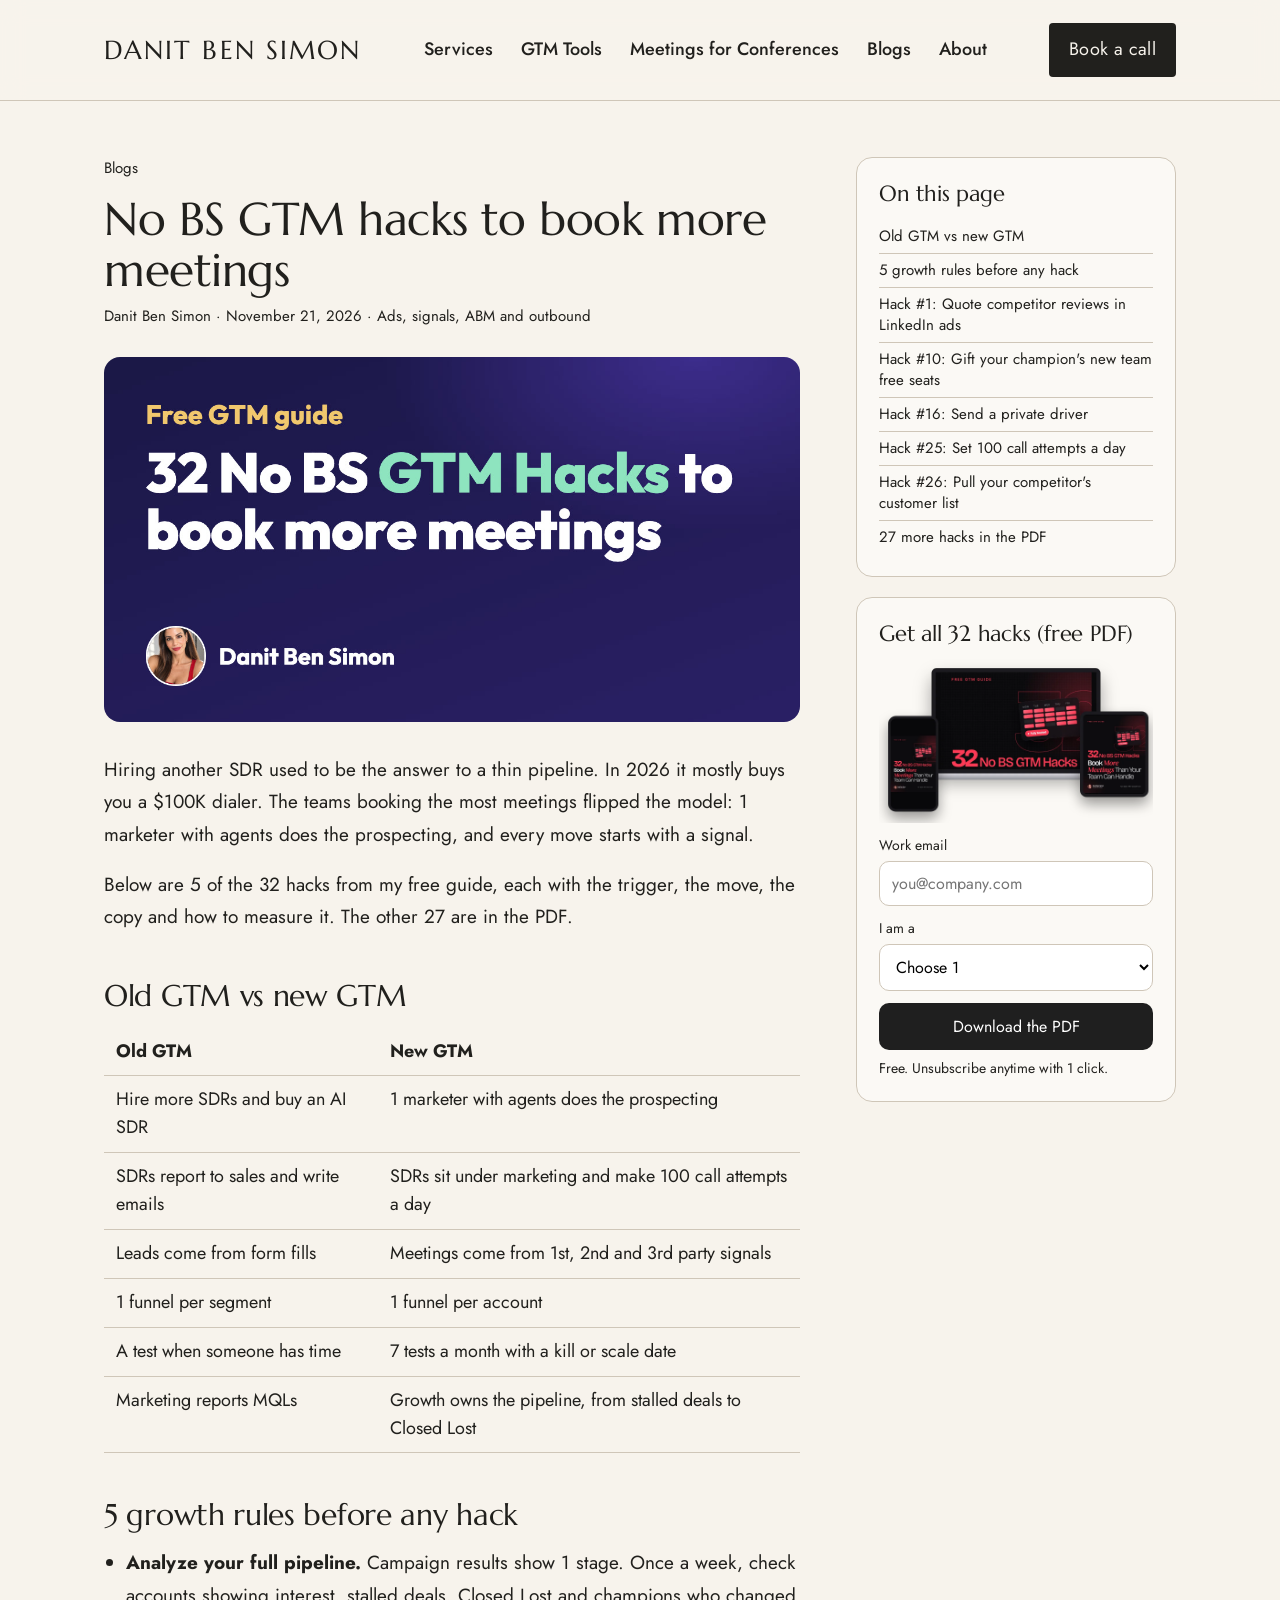
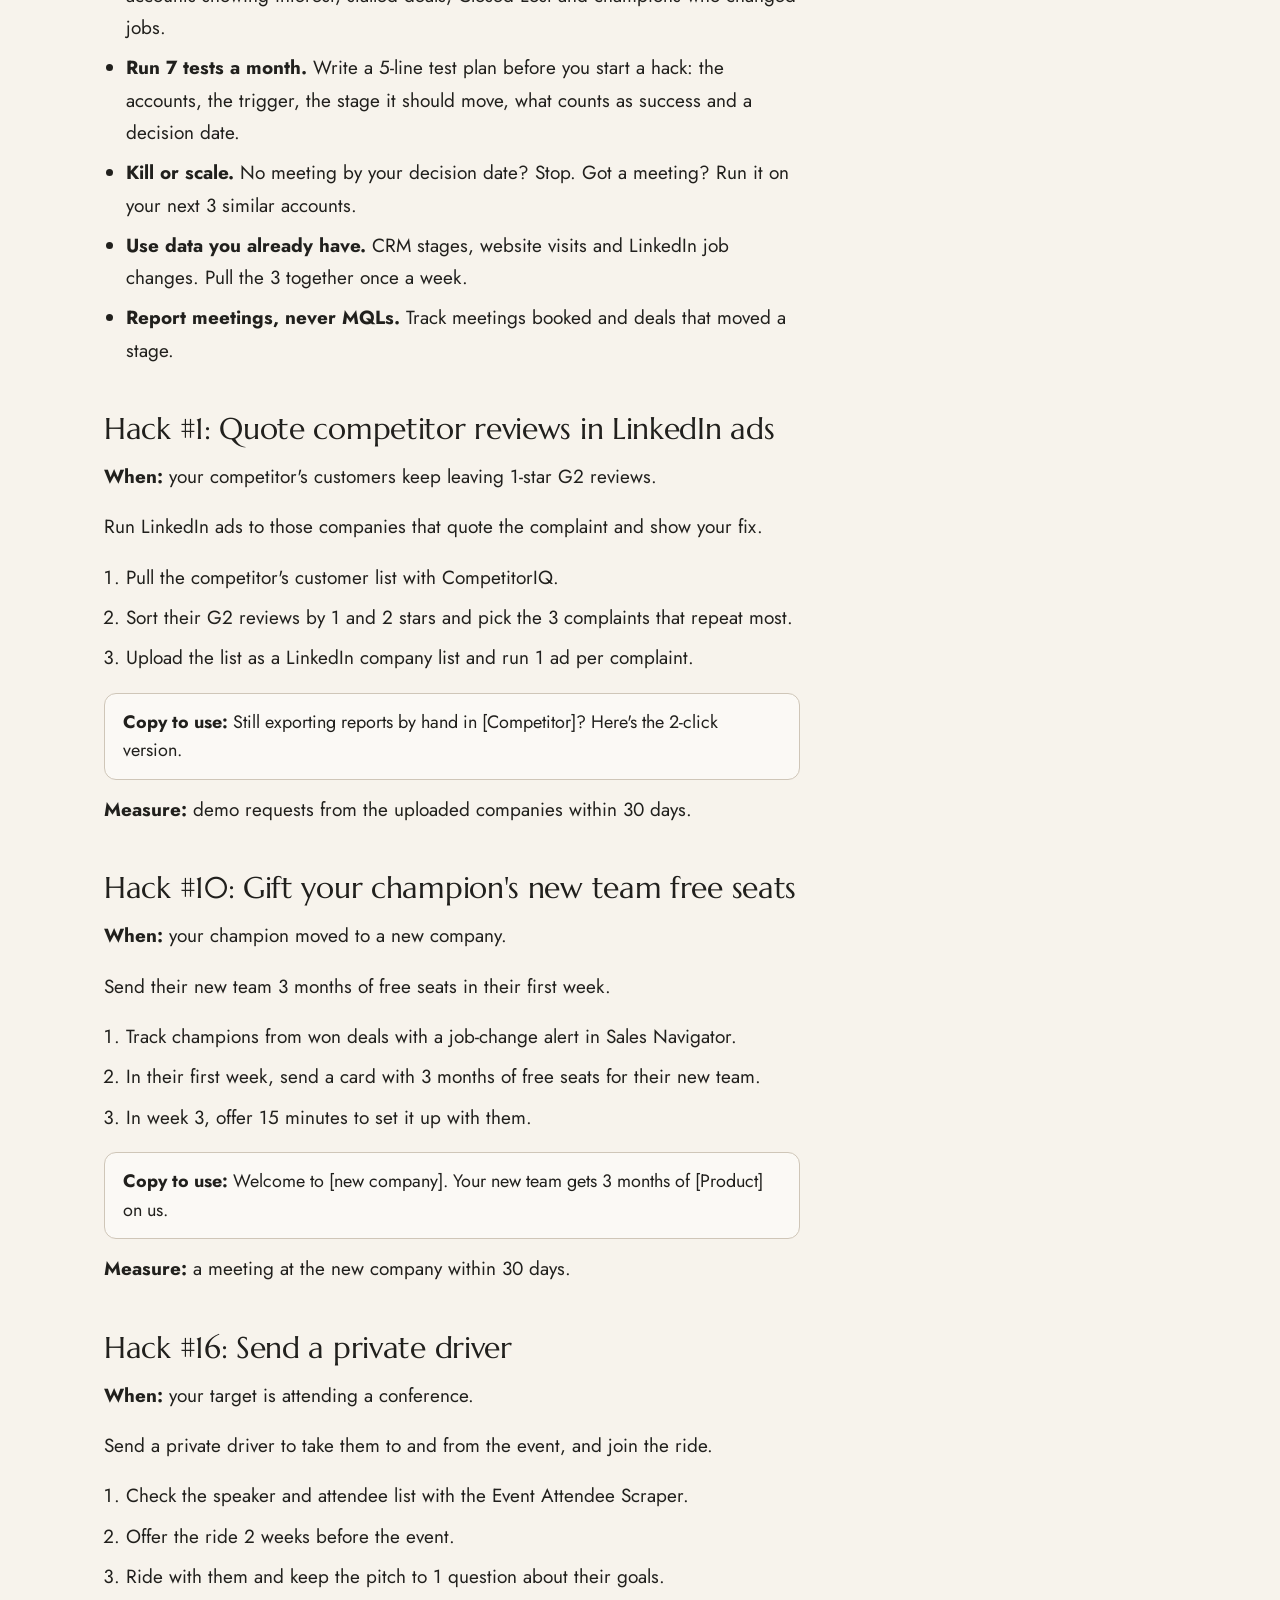
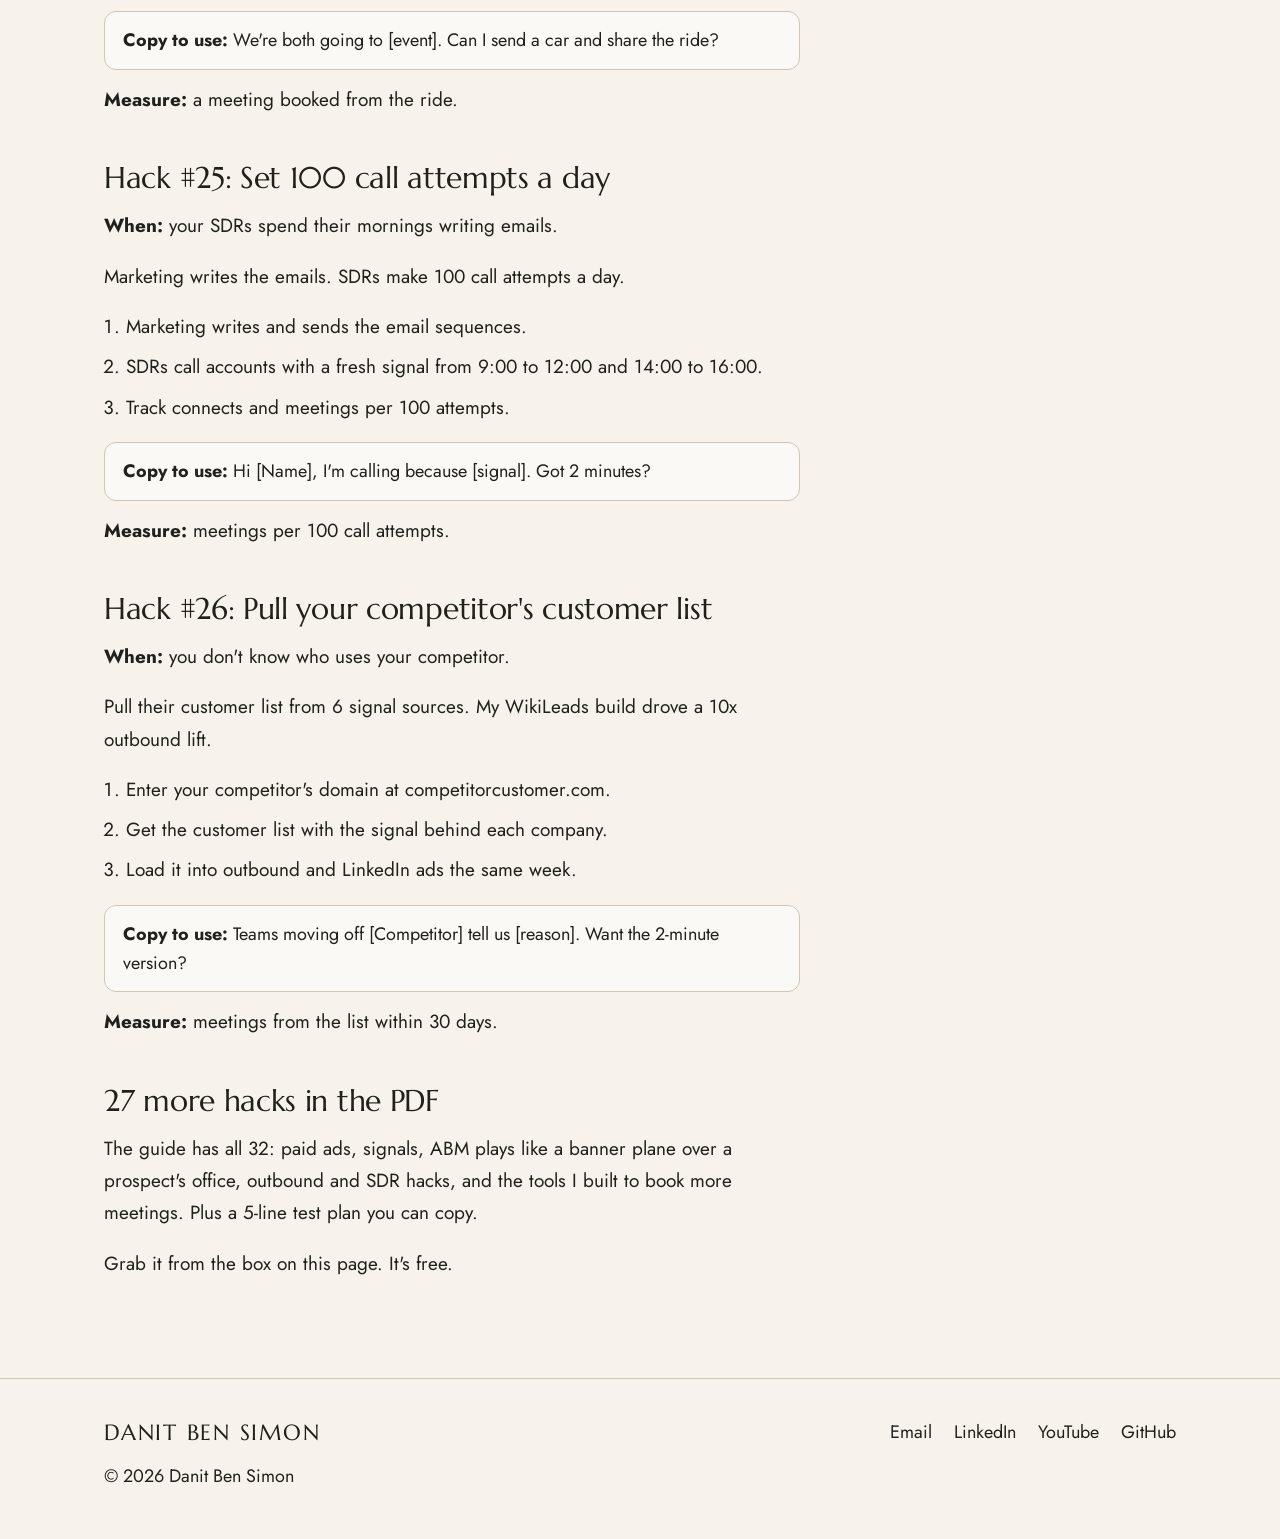
<file: blogs/gtm-hacks/index.html>
<!DOCTYPE html>
<html lang="en">
<head>
<meta charset="UTF-8" />
<meta name="viewport" content="width=device-width, initial-scale=1.0" />
<link rel="icon" type="image/png" sizes="180x180" href="/assets/favicon-180.png" />
<link rel="shortcut icon" href="/assets/favicon.ico" />
<title>No BS GTM hacks to book more meetings | Danit Ben Simon</title>
<meta name="description" content="5 of my 32 no-BS GTM hacks for B2B startups: the trigger, the move, the copy and how to measure each one. Free PDF with all 32." />
<meta name="author" content="Danit Ben Simon" />
<meta name="robots" content="index, follow, max-image-preview:large" />
<link rel="canonical" href="https://danitbensimon.com/blogs/gtm-hacks/" />
<meta property="og:type" content="article" />
<meta property="og:site_name" content="Danit Ben Simon" />
<meta property="og:title" content="No BS GTM hacks to book more meetings" />
<meta property="og:description" content="5 of my 32 no-BS GTM hacks for B2B startups: the trigger, the move, the copy and how to measure each one. Free PDF with all 32." />
<meta property="og:url" content="https://danitbensimon.com/blogs/gtm-hacks/" />
<meta property="og:image" content="https://danitbensimon.com/gtm-hacks/img/og-32k.png" />
<meta name="twitter:card" content="summary_large_image" />
<script type="application/ld+json">{"@context": "https://schema.org", "@type": "BlogPosting", "headline": "No BS GTM hacks to book more meetings", "description": "5 of my 32 no-BS GTM hacks for B2B startups: the trigger, the move, the copy and how to measure each one. Free PDF with all 32.", "image": "https://danitbensimon.com/gtm-hacks/img/og-32k.png", "datePublished": "2026-11-21", "author": {"@type": "Person", "name": "Danit Ben Simon", "url": "https://danitbensimon.com/"}, "mainEntityOfPage": "https://danitbensimon.com/blogs/gtm-hacks/"}</script>
<link rel="preconnect" href="https://fonts.googleapis.com">
<link rel="preconnect" href="https://fonts.gstatic.com" crossorigin>
<link href="https://fonts.googleapis.com/css2?family=Marcellus&family=Jost:wght@200;300;400;500&display=swap" rel="stylesheet">
<link rel="stylesheet" href="/assets/site.css?v=20261018c">
<style>
.blog-wrap{max-width:1120px;margin:0 auto;padding:56px 24px 80px;display:grid;grid-template-columns:minmax(0,1fr) 320px;gap:56px;align-items:start}
.post .crumb{font-size:15px;color:var(--muted)}.post .crumb a{color:inherit}
.post h1{font-family:Marcellus,serif;font-weight:400;font-size:46px;line-height:1.1;margin:14px 0 10px}
.post .meta{color:var(--muted);font-size:15px;margin-bottom:28px}
.post img.cover{width:100%;border-radius:16px;display:block;margin:0 0 32px}
.post h2{font-family:Marcellus,serif;font-weight:400;font-size:30px;line-height:1.2;margin:44px 0 14px;scroll-margin-top:100px}
.post p,.post li{font-size:19px;line-height:1.7}
.post p{margin:0 0 18px}.post ul,.post ol{margin:0 0 18px 22px}.post li{margin:0 0 8px}
.post table{width:100%;border-collapse:collapse;margin:0 0 18px;font-size:18px}
.post td,.post th{text-align:left;padding:10px 12px;border-bottom:1px solid var(--line);vertical-align:top}
.post blockquote{border-left:3px solid var(--accent);padding:4px 0 4px 18px;margin:0 0 20px;font-size:19px;line-height:1.6}
.post blockquote cite{display:block;font-style:normal;color:var(--muted);font-size:16px;margin-top:6px}
.post .copy{background:var(--card);border:1px solid var(--line);border-radius:12px;padding:14px 18px;margin:0 0 14px;font-size:18px;line-height:1.6}
.post .cta{background:var(--card);border:1px solid var(--line);border-radius:16px;padding:26px 28px;margin-top:40px}
.post a.go{font-weight:500}
.side{align-self:stretch;display:flex;flex-direction:column;gap:20px}
.side .sticky{position:sticky;top:120px}
.side .box{background:var(--card);border:1px solid var(--line);border-radius:16px;padding:22px 22px}
.side h3{font-family:Marcellus,serif;font-weight:400;font-size:22px;margin:0 0 12px;line-height:1.25}
.side .toc a{display:block;font-size:15px;color:var(--muted);text-decoration:none;padding:6px 0;border-bottom:1px solid var(--line);line-height:1.4}
.side .toc a:last-child{border-bottom:0}.side .toc a:hover{color:var(--text)}
.side p{font-size:16px;line-height:1.55;margin:0 0 14px}
.side img{width:100%;margin:0 0 12px}
.side .sbtn{display:block;text-align:center;background:#1f1f1f;color:#fff;border-radius:10px;padding:12px 14px;font-size:16px;text-decoration:none;border:0;width:100%;cursor:pointer;font-family:inherit}
.side label{display:block;font-size:14px;color:var(--muted);margin:0 0 4px}
.side input,.side select{width:100%;font-size:16px;padding:10px 12px;border:1px solid var(--line);border-radius:10px;background:#fff;margin:0 0 12px;font-family:inherit}
.lm-form .msg{font-size:14px;margin:8px 0 0}.lm-form .msg.err{color:#B42318}
.lm-form .note{font-size:14px;color:var(--muted);margin:8px 0 0}
.lm-form .done-box{display:none}.lm-form.done .done-box{display:block}.lm-form.done .fields,.lm-form.done button[type=submit],.lm-form.done .note{display:none}
.lm-form .done-box h3{font-size:20px}
.bloglist{max-width:1120px;margin:0 auto;padding:56px 24px 80px}
.bloglist h1{font-family:Marcellus,serif;font-weight:400;font-size:46px;margin-bottom:28px}
.bloglist .grid{display:grid;grid-template-columns:repeat(2,minmax(0,1fr));gap:28px}
.card-post{display:block;background:var(--card);border:1px solid var(--line);border-radius:16px;overflow:hidden;color:inherit;text-decoration:none}
.card-post .thumb{aspect-ratio:1200/627;background:#111;display:flex;align-items:center;justify-content:center}
.card-post .thumb img{width:100%;height:100%;object-fit:cover;display:block}
.card-post div.txt{padding:20px 24px}
.card-post h2{font-family:Marcellus,serif;font-weight:400;font-size:26px;margin:0 0 6px}.card-post p{font-size:16px;color:var(--muted);margin:0;line-height:1.55}
@media (max-width:900px){.blog-wrap{grid-template-columns:1fr;gap:32px}.side .sticky{position:static}.bloglist .grid{grid-template-columns:1fr}.post h1{font-size:36px}}
</style>
</head>
<body>
<header class="nav">
  <div class="wrap nav-inner">
    <a class="brand" href="/">Danit Ben Simon</a>
    <nav><ul>
      <li><a href="/#services">Services</a></li>
      <li><a href="/gtm-tools/">GTM Tools</a></li>
      <li><a href="/meetings-for-conferences/">Meetings for Conferences</a></li>
      <li><a href="/blogs/" aria-current="page">Blogs</a></li>
      <li><a href="/#about">About</a></li>
    </ul></nav>
    <a class="btn btn-primary" href="https://meetings-eu1.hubspot.com/dben-simon">Book a call</a>
  </div>
</header>
<div class="blog-wrap">
<article class="post">
<div class="crumb"><a href="/blogs/">Blogs</a></div>
<h1>No BS GTM hacks to book more meetings</h1>
<div class="meta">Danit Ben Simon · November 21, 2026 · Ads, signals, ABM and outbound</div>
<img class="cover" src="cover-purple.jpg" alt="32 No BS GTM Hacks guide">
<p>Hiring another SDR used to be the answer to a thin pipeline. In 2026 it mostly buys you a $100K dialer. The teams booking the most meetings flipped the model: 1 marketer with agents does the prospecting, and every move starts with a signal.</p>
<p>Below are 5 of the 32 hacks from my free guide, each with the trigger, the move, the copy and how to measure it. The other 27 are in the PDF.</p>

<h2 id="old-vs-new">Old GTM vs new GTM</h2>
<table>
<tr><th>Old GTM</th><th>New GTM</th></tr>
<tr><td>Hire more SDRs and buy an AI SDR</td><td>1 marketer with agents does the prospecting</td></tr>
<tr><td>SDRs report to sales and write emails</td><td>SDRs sit under marketing and make 100 call attempts a day</td></tr>
<tr><td>Leads come from form fills</td><td>Meetings come from 1st, 2nd and 3rd party signals</td></tr>
<tr><td>1 funnel per segment</td><td>1 funnel per account</td></tr>
<tr><td>A test when someone has time</td><td>7 tests a month with a kill or scale date</td></tr>
<tr><td>Marketing reports MQLs</td><td>Growth owns the pipeline, from stalled deals to Closed Lost</td></tr>
</table>

<h2 id="growth-rules">5 growth rules before any hack</h2>
<ul>
<li><b>Analyze your full pipeline.</b> Campaign results show 1 stage. Once a week, check accounts showing interest, stalled deals, Closed Lost and champions who changed jobs.</li>
<li><b>Run 7 tests a month.</b> Write a 5-line test plan before you start a hack: the accounts, the trigger, the stage it should move, what counts as success and a decision date.</li>
<li><b>Kill or scale.</b> No meeting by your decision date? Stop. Got a meeting? Run it on your next 3 similar accounts.</li>
<li><b>Use data you already have.</b> CRM stages, website visits and LinkedIn job changes. Pull the 3 together once a week.</li>
<li><b>Report meetings, never MQLs.</b> Track meetings booked and deals that moved a stage.</li>
</ul>

<h2 id="hack-1">Hack #1: Quote competitor reviews in LinkedIn ads</h2>
<p class="when"><b>When:</b> your competitor's customers keep leaving 1-star G2 reviews.</p>
<p>Run LinkedIn ads to those companies that quote the complaint and show your fix.</p>
<ol>
<li>Pull the competitor's customer list with <a href="https://competitorcustomer.com" target="_blank" rel="noopener">CompetitorIQ</a>.</li>
<li>Sort their G2 reviews by 1 and 2 stars and pick the 3 complaints that repeat most.</li>
<li>Upload the list as a LinkedIn company list and run 1 ad per complaint.</li>
</ol>
<div class="copy"><b>Copy to use:</b> Still exporting reports by hand in [Competitor]? Here's the 2-click version.</div>
<p class="measure"><b>Measure:</b> demo requests from the uploaded companies within 30 days.</p>

<h2 id="hack-10">Hack #10: Gift your champion's new team free seats</h2>
<p class="when"><b>When:</b> your champion moved to a new company.</p>
<p>Send their new team 3 months of free seats in their first week.</p>
<ol>
<li>Track champions from won deals with a job-change alert in Sales Navigator.</li>
<li>In their first week, send a card with 3 months of free seats for their new team.</li>
<li>In week 3, offer 15 minutes to set it up with them.</li>
</ol>
<div class="copy"><b>Copy to use:</b> Welcome to [new company]. Your new team gets 3 months of [Product] on us.</div>
<p class="measure"><b>Measure:</b> a meeting at the new company within 30 days.</p>

<h2 id="hack-16">Hack #16: Send a private driver</h2>
<p class="when"><b>When:</b> your target is attending a conference.</p>
<p>Send a private driver to take them to and from the event, and join the ride.</p>
<ol>
<li>Check the speaker and attendee list with the Event Attendee Scraper.</li>
<li>Offer the ride 2 weeks before the event.</li>
<li>Ride with them and keep the pitch to 1 question about their goals.</li>
</ol>
<div class="copy"><b>Copy to use:</b> We're both going to [event]. Can I send a car and share the ride?</div>
<p class="measure"><b>Measure:</b> a meeting booked from the ride.</p>

<h2 id="hack-25">Hack #25: Set 100 call attempts a day</h2>
<p class="when"><b>When:</b> your SDRs spend their mornings writing emails.</p>
<p>Marketing writes the emails. SDRs make 100 call attempts a day.</p>
<ol>
<li>Marketing writes and sends the email sequences.</li>
<li>SDRs call accounts with a fresh signal from 9:00 to 12:00 and 14:00 to 16:00.</li>
<li>Track connects and meetings per 100 attempts.</li>
</ol>
<div class="copy"><b>Copy to use:</b> Hi [Name], I'm calling because [signal]. Got 2 minutes?</div>
<p class="measure"><b>Measure:</b> meetings per 100 call attempts.</p>

<h2 id="hack-26">Hack #26: Pull your competitor's customer list</h2>
<p class="when"><b>When:</b> you don't know who uses your competitor.</p>
<p>Pull their customer list from 6 signal sources. My WikiLeads build drove a 10x outbound lift.</p>
<ol>
<li>Enter your competitor's domain at <a href="https://competitorcustomer.com" target="_blank" rel="noopener">competitorcustomer.com</a>.</li>
<li>Get the customer list with the signal behind each company.</li>
<li>Load it into outbound and LinkedIn ads the same week.</li>
</ol>
<div class="copy"><b>Copy to use:</b> Teams moving off [Competitor] tell us [reason]. Want the 2-minute version?</div>
<p class="measure"><b>Measure:</b> meetings from the list within 30 days.</p>

<h2 id="more">27 more hacks in the PDF</h2>
<p>The guide has all 32: paid ads, signals, ABM plays like a banner plane over a prospect's office, outbound and SDR hacks, and the tools I built to book more meetings. Plus a 5-line test plan you can copy.</p>
<p>Grab it from the box on this page. It's free.</p>

</article>
<aside class="side">
<div class="box toc"><h3>On this page</h3><a href="#old-vs-new">Old GTM vs new GTM</a><a href="#growth-rules">5 growth rules before any hack</a><a href="#hack-1">Hack #1: Quote competitor reviews in LinkedIn ads</a><a href="#hack-10">Hack #10: Gift your champion's new team free seats</a><a href="#hack-16">Hack #16: Send a private driver</a><a href="#hack-25">Hack #25: Set 100 call attempts a day</a><a href="#hack-26">Hack #26: Pull your competitor's customer list</a><a href="#more">27 more hacks in the PDF</a></div>
<div class="sticky"><div class="box"><h3>Get all 32 hacks (free PDF)</h3>
<img src="cover.webp" alt="32 No BS GTM Hacks guide">
<form class="lm-form" novalidate>
 <div class="fields">
  <label for="e1">Work email</label><input id="e1" name="email" type="email" autocomplete="email" placeholder="you@company.com" required>
  <label for="s1">I am a</label><select id="s1" name="gf_segment" required><option value="">Choose 1</option><option value="founder">Founder or CEO</option><option value="marketer">Marketing leader</option></select>
 </div>
 <button class="sbtn" type="submit">Download the PDF</button>
 <p class="msg" role="status" aria-live="polite"></p>
 <p class="note">Free. Unsubscribe anytime with 1 click.</p>
 <div class="done-box"><h3>Your guide is ready.</h3><a class="sbtn" href="no-bs-gtm-hacks.pdf" target="_blank" rel="noopener">Download the guide (PDF)</a></div>
</form></div></div>
</aside>
</div>

<footer>
  <div class="wrap">
    <div class="foot">
      <a class="brand" href="/">Danit Ben Simon</a>
      <div class="foot-links">
        <a href="mailto:danitbensimon@gmail.com">Email</a>
        <a href="https://www.linkedin.com/in/danitbensimon">LinkedIn</a>
        <a href="https://www.youtube.com/@danitbensimon-b2bmarketingai">YouTube</a>
        <a href="https://github.com/danitbensimon">GitHub</a>
      </div>
    </div>
    <p class="copy">© 2026 Danit Ben Simon</p>
  </div>
</footer>

<!-- LinkedIn Insight Tag -->
<script type="text/javascript">
_linkedin_partner_id = "9952346";
window._linkedin_data_partner_ids = window._linkedin_data_partner_ids || [];
window._linkedin_data_partner_ids.push(_linkedin_partner_id);
</script><script type="text/javascript">
(function(l) {
if (!l){window.lintrk = function(a,b){window.lintrk.q.push([a,b])};
window.lintrk.q=[]}
var s = document.getElementsByTagName("script")[0];
var b = document.createElement("script");
b.type = "text/javascript";b.async = true;
b.src = "https://snap.licdn.com/li.lms-analytics/insight.min.js";
s.parentNode.insertBefore(b, s);})(window.lintrk);
</script>
<noscript>
<img height="1" width="1" style="display:none;" alt="" src="https://px.ads.linkedin.com/collect/?pid=9952346&fmt=gif" />
</noscript>
<script>
// Guide sign-ups go to the same HubSpot form as the site email list.
(function () {
  var PORTAL = '147616801', FORM = '9f81bdd3-ccbf-4cd7-9797-8a4231b5a6dc';
  var HOSTS = ['https://api-eu1.hsforms.com', 'https://api.hsforms.com'];
  var FREE = /^(gmail|googlemail|yahoo|ymail|hotmail|outlook|live|msn|icloud|me|mac|aol|proton|protonmail|pm|gmx|mail|yandex|zoho|walla|bezeqint|012|netvision|inbox|hey|fastmail|tutanota|qq|163)\./i;
  function cookie(n) { var m = document.cookie.match(new RegExp('(?:^|; )' + n + '=([^;]*)')); return m ? m[1] : undefined; }
  function submit(email, seg) {
    var ctx = { pageUri: location.href, pageName: document.title }, h = cookie('hubspotutk'); if (h) ctx.hutk = h;
    var body = JSON.stringify({ fields: [{ name: 'email', value: email }, { name: 'gf_segment', value: seg }], context: ctx });
    var go = function (i) {
      return fetch(HOSTS[i] + '/submissions/v3/integration/submit/' + PORTAL + '/' + FORM, { method: 'POST', headers: { 'Content-Type': 'application/json' }, body: body })
        .then(function (r) { if (!r.ok) throw new Error(r.status); return r; })
        .catch(function (e) { if (i + 1 < HOSTS.length) return go(i + 1); throw e; });
    };
    return go(0);
  }
  document.querySelectorAll('.lm-form').forEach(function (form) {
    var msg = form.querySelector('.msg'), btn = form.querySelector('button[type=submit]');
    form.addEventListener('submit', function (e) {
      e.preventDefault();
      var email = form.elements.email.value.trim(), seg = form.elements.gf_segment.value;
      if (!/^[^\s@]+@[^\s@]+\.[^\s@]+$/.test(email)) { msg.textContent = 'Enter a valid work email.'; msg.className = 'msg err'; return; }
      if (FREE.test(email.split('@')[1])) { msg.textContent = 'Use your work email, not a personal one.'; msg.className = 'msg err'; return; }
      if (!seg) { msg.textContent = 'Choose founder or marketing leader.'; msg.className = 'msg err'; return; }
      btn.disabled = true; btn.textContent = 'Sending…'; msg.textContent = '';
      submit(email, seg).then(function () {
        document.querySelectorAll('.lm-form').forEach(function (f) { f.classList.add('done'); });
      }).catch(function () {
        btn.disabled = false; btn.textContent = 'Send Me the Guide';
        msg.textContent = "That didn't go through. Try again in a moment."; msg.className = 'msg err';
      });
    });
  });
})();
</script>
</body>
</html>
</file>
<file: assets/site.css>
:root{
  /* Clean monochrome base, 1 emerald-teal accent */
  --bg:#FAFAFA;
  --bg-2:#F4F4F5;
  --card:#FFFFFF;
  --line:#E4E4E7;
  --text:#0A0A0A;
  --muted:#52525B;
  --accent:#0F766E;
  --accent-2:#14B8A6;
  --accent-soft:#E6F4F1;
  --grad:linear-gradient(120deg,#0F766E 0%,#0D9488 50%,#14B8A6 100%);
  --radius:16px;
  --maxw:1120px;
  --shadow:0 1px 2px rgba(10,10,10,.04),0 8px 24px rgba(10,10,10,.06);
  --head:'Plus Jakarta Sans','Inter',-apple-system,Helvetica,Arial,sans-serif;
}
*{box-sizing:border-box;margin:0;padding:0}
html{scroll-behavior:smooth;background:var(--bg)}
body{background:var(--bg);color:var(--text);font-family:'Inter',-apple-system,BlinkMacSystemFont,'Segoe UI',Helvetica,Arial,sans-serif;font-size:18px;line-height:1.55;-webkit-font-smoothing:antialiased;overflow-x:hidden}
a{color:inherit;text-decoration:none}
img,video,iframe{max-width:100%;display:block}
.wrap{max-width:var(--maxw);margin:0 auto;padding:0 24px}
section{padding:96px 0}
.alt{background:var(--bg-2);border-top:1px solid var(--line);border-bottom:1px solid var(--line)}
.eyebrow{display:inline-block;font-size:18px;font-weight:700;color:var(--accent)}
h1{font-family:var(--head);font-size:clamp(40px,6vw,68px);line-height:1.05;letter-spacing:-.03em;font-weight:800;margin:14px 0 20px}
h1 em{font-style:normal;color:var(--accent)}
h2{font-family:var(--head);font-size:clamp(30px,4vw,44px);line-height:1.1;letter-spacing:-.025em;font-weight:800;margin:10px 0 14px}
h3{font-family:var(--head);font-size:22px;line-height:1.25;font-weight:700;letter-spacing:-.01em}
.lead{color:var(--muted);font-size:20px;max-width:640px}
.section-head{margin-bottom:40px}

.btn{cursor:pointer;white-space:nowrap;display:inline-flex;align-items:center;gap:8px;font-weight:700;font-size:18px;padding:15px 24px;border-radius:999px;border:2px solid transparent;transition:transform .15s ease,background .15s ease}
.btn:hover{transform:translateY(-2px)}
.btn-primary{background:var(--grad);background-size:160% 100%;background-position:0 0;color:#fff;box-shadow:0 6px 18px rgba(15,118,110,.25);transition:transform .15s ease,background-position .3s ease}
.btn-primary:hover{background-position:100% 0}
.btn-ghost{border-color:var(--line);background:var(--card);color:var(--text);background:transparent}
.btn-ghost:hover{border-color:var(--text)}
.cta-row{display:flex;flex-wrap:wrap;gap:12px}

header.nav{position:sticky;top:0;z-index:50;background:rgba(250,250,250,.85);backdrop-filter:blur(12px);border-bottom:1px solid var(--line)}
.nav-inner{display:flex;align-items:center;justify-content:space-between;height:100px;gap:16px}
.brand{white-space:nowrap;display:flex;align-items:baseline;gap:12px;color:var(--text);line-height:1}
.wm-1,.wm-2,.wm-3{font-family:'Bodoni Moda',Didot,Georgia,serif;font-style:italic;font-weight:700;font-size:48px;letter-spacing:-.01em}
nav ul{display:flex;gap:28px;list-style:none;font-size:18px;color:var(--muted);font-weight:500}
nav ul a:hover,nav ul a[aria-current="page"]{color:var(--text)}
.nav .btn{padding:11px 18px}

/* hero */
.hero{padding:80px 0 88px}
.hero-grid{display:grid;grid-template-columns:1.4fr .8fr;gap:56px;align-items:center}
.hero-grid>*,.about-grid>*{min-width:0}
.sub{font-size:22px;color:var(--muted);max-width:600px;margin-bottom:30px}
.sub b{color:var(--text)}
.proof{margin-top:32px;font-size:18px;color:var(--muted);display:flex;flex-wrap:wrap;gap:8px 20px}
.proof b{color:var(--accent);font-weight:900}
.hero-art{width:100%;max-width:340px;aspect-ratio:9/16;object-fit:cover;margin-left:auto;border-radius:24px;background:#111;box-shadow:var(--shadow)}

/* quote */
.quote{background:var(--text);color:#fff;padding:88px 0}
.quote blockquote{max-width:900px}
.quote p{font-size:clamp(28px,3.6vw,42px);line-height:1.2;font-weight:800;letter-spacing:-.02em}
.quote p em{font-style:normal;color:#FF7A6B}
.quote cite{display:block;margin-top:24px;font-style:normal;font-size:18px;color:#D9D2C2;font-weight:600}

/* pillars */
.pillars{display:grid;grid-template-columns:repeat(3,1fr);gap:18px}
.pillar{background:var(--card);border:1px solid var(--line);border-radius:20px;padding:30px 28px;display:flex;flex-direction:column;gap:14px;box-shadow:var(--shadow)}
.pillar h3{font-size:25px}
.pillar>p{font-size:18px;color:var(--muted)}
.pillar ul{list-style:none;display:grid;gap:10px;margin:4px 0 8px;padding-top:16px;border-top:1px solid var(--line)}
.pillar li{position:relative;padding-left:24px;font-size:18px}
.pillar li::before{content:"";position:absolute;left:2px;top:10px;width:8px;height:8px;border-radius:50%;background:var(--accent-2)}
.pillar .go{margin-top:auto}
.tag{display:inline-block;align-self:flex-start;font-size:18px;font-weight:700;color:var(--accent);background:var(--accent-soft);border-radius:999px;padding:4px 14px}
.go{font-weight:700;color:var(--accent);font-size:18px}
.go:hover{text-decoration:underline;text-underline-offset:3px}

/* about */
.about-grid{display:grid;grid-template-columns:.8fr 1.2fr;gap:56px;align-items:center}
.about-photo{width:100%;border-radius:24px;border:1px solid var(--line);background:var(--bg-2)}
.facts{list-style:none;display:grid;gap:12px;margin:8px 0 24px}
.facts li{padding-left:28px;position:relative;font-size:19px}
.facts li::before{content:"";position:absolute;left:4px;top:11px;width:10px;height:10px;border-radius:50%;background:var(--accent)}

/* final cta */
.final{text-align:center}
.final .lead{margin:0 auto 28px}
.final .cta-row{justify-content:center}

/* gtm tools page */
.page-head{padding:72px 0 24px}
.group{padding:48px 0}
.group+.group{border-top:1px solid var(--line)}
.group-head{display:flex;flex-wrap:wrap;justify-content:space-between;align-items:end;gap:12px;margin-bottom:28px}
.group-head h2{font-size:clamp(28px,3.4vw,38px);margin:8px 0 0}
.gtm-grid{display:grid;grid-template-columns:repeat(4,minmax(0,1fr));gap:18px}
.gtm-grid.one{grid-template-columns:minmax(0,520px)}
@media (max-width:1100px){.gtm-grid{grid-template-columns:repeat(2,minmax(0,1fr))}}
.gtm{background:var(--card);border:1px solid var(--line);border-radius:var(--radius);overflow:hidden;display:flex;flex-direction:column;box-shadow:var(--shadow);transition:transform .15s ease}
.gtm:hover{transform:translateY(-3px)}
.gtm-media{position:relative;display:block;aspect-ratio:16/10;background:var(--bg-2);overflow:hidden}
.gtm-media img,.gtm-media video{width:100%;height:100%;object-fit:cover;object-position:top}
.gtm-media iframe.site{position:absolute;top:0;left:0;width:1440px;height:900px;border:0;transform-origin:0 0;pointer-events:none}
.gtm-media .play{position:absolute;inset:0;margin:auto;width:56px;height:56px;border-radius:50%;background:rgba(215,45,31,.92);color:#fff;display:grid;place-items:center;font-size:20px;padding-left:4px}
.gtm-body{padding:22px 22px 24px;display:flex;flex-direction:column;gap:10px;flex:1}
.gtm-body h3{font-size:22px}
.gtm-body p{font-size:18px;color:var(--muted)}
.gtm-body p b{color:var(--text)}
.gtm-body .go,.gtm-body .soon{margin-top:auto;padding-top:4px}
.soon{font-weight:700;color:var(--muted);font-size:18px}

footer{padding:40px 0 48px;border-top:1px solid var(--line)}
.foot{display:flex;justify-content:space-between;align-items:center;flex-wrap:wrap;gap:16px}
.foot-links{display:flex;gap:22px;flex-wrap:wrap;font-size:18px;color:var(--muted)}
.foot-links a:hover{color:var(--text)}
.copy{color:var(--muted);font-size:16px;margin-top:16px}

@media (max-width:900px){
  section{padding:72px 0}
  .hero{padding:48px 0 64px}
  .quote{padding:64px 0}
  .hero-grid,.about-grid{grid-template-columns:1fr;gap:32px}
  .hero-art{max-width:260px;margin:0}
  .pillars{grid-template-columns:1fr}
  nav ul{display:none}
  .about-photo{max-width:320px}
}
@media (max-width:560px){
  .wrap{padding:0 16px}
  .gtm-grid,.gtm-grid.one{grid-template-columns:1fr}
  .pillar{padding:24px 20px}
  .nav .btn{padding:10px 14px}
}
@media (prefers-reduced-motion:reduce){*{animation:none!important;transition:none!important}html{scroll-behavior:auto}}
.pillar li a{font-weight:700;text-decoration:underline;text-decoration-color:var(--line);text-underline-offset:4px}
.pillar li a:hover{color:var(--accent)}
.pillars{grid-template-columns:repeat(2,minmax(0,1fr))}
.pillar-wide{grid-column:1/-1}
.funnel{display:grid;grid-template-columns:repeat(3,minmax(0,1fr));column-gap:4px;margin:12px 0 8px}
.stage{display:grid;grid-template-rows:auto 1fr;min-width:0}
.seg{height:96px;display:grid;place-items:center;color:#fff;font-weight:900;font-size:22px;letter-spacing:.06em}
.stage-1 .seg{background:#5EEAD4;color:#134E4A;clip-path:polygon(0 0,100% 12%,100% 88%,0 100%)}
.stage-2 .seg{background:#14B8A6;clip-path:polygon(0 12%,100% 22%,100% 78%,0 88%)}
.stage-3 .seg{background:#0F766E;clip-path:polygon(0 22%,100% 32%,100% 68%,0 78%)}
.bucket{display:flex;flex-direction:column;gap:12px;padding:18px 14px 4px 0}
.stage+.stage .bucket{padding-left:14px;border-left:1px solid var(--line)}
.bucket>strong{font-size:20px;font-weight:800;line-height:1.25}
.chips{display:flex;flex-wrap:wrap;gap:8px}
.chip{background:var(--card);color:var(--text);border:1px solid var(--line);border-radius:999px;padding:6px 14px;font-size:18px;font-weight:700;transition:transform .15s ease}
.chip:hover{transform:translateY(-2px);border-color:var(--accent);color:var(--accent)}
@media (max-width:900px){.pillars{grid-template-columns:1fr}.funnel{grid-template-columns:1fr;row-gap:18px}.seg{height:52px;clip-path:none!important;border-radius:12px;font-size:18px;margin:0 auto}.stage-1 .seg{width:100%}.stage-2 .seg{width:84%}.stage-3 .seg{width:68%}.bucket,.stage+.stage .bucket{padding:12px 0 0;border-left:0}}
.gtm-grid.three{grid-template-columns:repeat(3,minmax(0,1fr))}
@media (max-width:900px){.gtm-grid.three{grid-template-columns:repeat(2,minmax(0,1fr))}}
@media (max-width:560px){.gtm-grid.three{grid-template-columns:1fr}}
@media (max-width:560px){.nav-inner{height:76px;gap:10px}.brand{gap:5px}.wm-1,.wm-2,.wm-3{font-size:28px}.nav .btn{padding:10px 14px}}
footer .brand .wm-1,footer .brand .wm-2,footer .brand .wm-3{font-size:34px}
h1.hero-quote{font-size:clamp(26px,3vw,38px);line-height:1.2;font-weight:800;letter-spacing:-.02em;margin-bottom:32px}
a:focus-visible,.btn:focus-visible,.chip:focus-visible{outline:3px solid var(--accent-2);outline-offset:3px}
.faq-wrap{max-width:860px}
.qa-list{display:grid;gap:12px}
.qa{background:var(--card);border:1px solid var(--line);border-radius:var(--radius);padding:0 24px;transition:border-color .2s ease}
.qa[open]{border-color:var(--accent-2)}
.qa summary{cursor:pointer;list-style:none;display:flex;justify-content:space-between;align-items:center;gap:16px;padding:20px 0;font-family:var(--head);font-weight:700;font-size:20px}
.qa summary::-webkit-details-marker{display:none}
.qa summary::after{content:"+";font-size:28px;font-weight:400;color:var(--accent);line-height:1;transition:transform .2s ease}
.qa[open] summary::after{transform:rotate(45deg)}
.qa p{padding:0 0 22px;color:var(--muted);font-size:18px;max-width:68ch}
.wm-dot{position:absolute;left:0;top:0;border-radius:50%;background:currentColor;pointer-events:none;will-change:transform}
.faq-after{padding-top:0}
.faq-after .section-head{margin-bottom:20px}
.follow{text-align:center;padding:56px 0}
.follow h2{font-size:clamp(26px,3vw,34px);margin:0 0 22px}
.social{display:flex;justify-content:center;flex-wrap:wrap;gap:12px}
.social-link{display:inline-flex;align-items:center;gap:10px;padding:12px 22px;border:1px solid var(--line);border-radius:999px;background:var(--card);font-weight:700;font-size:18px;transition:border-color .2s ease,transform .15s ease}
.social-link svg{width:22px;height:22px;color:var(--accent)}
.social-link:hover{border-color:var(--accent);transform:translateY(-2px)}
.list-wrap{max-width:860px;text-align:center}
.list-wrap .lead{margin:0 auto 24px}
.list-form{max-width:760px;margin:0 auto}
.list-fields{display:grid;grid-template-columns:minmax(0,1.4fr) minmax(0,1fr) auto;gap:12px;align-items:end;text-align:left}
.field label{display:block;font-size:18px;font-weight:700;margin-bottom:6px}
.field input,.field select{width:100%;height:52px;padding:0 16px;font:inherit;font-size:18px;color:var(--text);background:var(--card);border:1px solid var(--line);border-radius:12px}
.field input:focus,.field select:focus{outline:3px solid var(--accent-soft);border-color:var(--accent)}
.list-form .btn{height:52px}
.list-msg{min-height:26px;margin-top:12px;font-size:18px;font-weight:600}
.list-msg.ok{color:var(--accent)}
.list-msg.err{color:#B42318}
.list-note{font-size:16px;color:var(--muted)}
.list-form.done .list-fields{display:none}
.popup{margin:auto;position:fixed;inset:0;height:fit-content;max-height:calc(100vh - 24px);overflow-y:auto;border:0;border-radius:20px;padding:40px 36px 28px;max-width:760px;width:calc(100% - 32px);background:var(--card);color:var(--text);box-shadow:0 24px 64px rgba(10,10,10,.25);text-align:center}
.popup::backdrop{background:rgba(10,10,10,.5)}
.popup h2{font-size:clamp(26px,3.2vw,32px);margin:8px 0 10px}
.popup .lead{margin:0 auto 20px;font-size:18px}
.popup-cover{display:block;width:100%;max-width:560px;margin:-10px auto 8px}
.popup .list-msg a{font-weight:700;text-decoration:underline}
.popup .list-fields{grid-template-columns:1fr}
.popup-close{position:absolute;top:12px;right:14px;width:44px;height:44px;border:0;background:none;font-size:30px;line-height:1;color:var(--muted);cursor:pointer;border-radius:50%}
.popup-close:hover{background:var(--bg-2);color:var(--text)}
@media (max-width:760px){.list-fields{grid-template-columns:1fr}.list-form .btn{width:100%;justify-content:center}}
.rent{background:#0B1F1D;color:#fff}
.rent .eyebrow{color:#5EEAD4}
.rent .lead{color:#CBD5D1}
.rent .bucket>strong{color:#fff}
.rent .stage+.stage .bucket{border-left-color:rgba(255,255,255,.14)}
.rent .chip{background:rgba(255,255,255,.08);border-color:rgba(255,255,255,.18);color:#fff}
.rent .chip:hover{border-color:#5EEAD4;color:#5EEAD4}
.rent .funnel{margin:8px 0 0}
.rent-cta{margin-top:36px}
.rent-cta .btn-primary{box-shadow:none}

/* Jost warm-paper redesign: thin display type, 1 ink accent, quiet CTAs */
:root{
  --bg:#F7F3EC;
  --bg-2:#EFE9DF;
  --card:#FBF9F5;
  --line:#CFC6B8;
  --text:#21201D;
  --muted:#4A463F;
  --accent:#21201D;
  --accent-2:#4A463F;
  --accent-soft:#EFE9DF;
  --grad:none;
  --shadow:none;
  --head:'Jost',-apple-system,Helvetica,Arial,sans-serif;
}
body{font-family:'Jost',-apple-system,BlinkMacSystemFont,'Segoe UI',Helvetica,Arial,sans-serif;font-weight:400}
header.nav{background:rgba(247,243,236,.88)}
.eyebrow{font-size:24px;font-weight:400;color:var(--muted);letter-spacing:.02em}
h1{font-weight:200;letter-spacing:-.01em}
h1 em{color:inherit;font-weight:500}
h2{font-weight:300;letter-spacing:-.01em}
h3{font-weight:500}
.btn{font-weight:400;letter-spacing:.02em;border-radius:4px;transition:transform 160ms ease-out,background-color 200ms ease,border-color 200ms ease}
.btn:hover{transform:none}
.btn:active{transform:scale(.97)}
.btn-primary{background:var(--text);color:var(--bg);box-shadow:none}
.btn-primary:hover{background:#3A3833}
.btn-ghost{border:1px solid var(--line)}
.btn-link{display:inline-flex;align-items:center;gap:12px;font-size:20px;font-weight:400;color:var(--text);padding:0 0 6px;border-bottom:1px solid rgba(33,32,29,.6);transition:transform 160ms ease-out,border-color 200ms ease}
.btn-link:hover{border-color:var(--text)}
.btn-link:active{transform:scale(.97)}
.btn-link .ar{display:inline-block;transition:transform 200ms ease-out}
.btn-link:hover .ar{transform:translateX(4px)}
.btn-link.quiet{color:var(--muted);border-color:transparent}
.btn-link.quiet:hover{color:var(--text);border-color:rgba(33,32,29,.6)}
.hero-cta{display:flex;flex-wrap:wrap;align-items:baseline;gap:14px 36px}
.hero-note{font-size:16px;font-weight:400;color:var(--muted);margin-top:14px}
h1.hero-quote{font-size:clamp(32px,4.2vw,50px);line-height:1.12;font-weight:200;letter-spacing:-.01em;margin:0 0 36px}
.proof{margin-top:44px;padding-top:18px;border-top:1px solid var(--line);font-size:16px;gap:8px 28px}
.proof b{color:var(--text);font-weight:500}
.hero-art{border-radius:4px}
.pillar,.gtm,.qa,.about-photo{border-radius:6px}
.pillar li::before{background:var(--muted);width:6px;height:6px;top:11px}
.tag{font-weight:500;color:var(--text);background:var(--bg-2)}
.go{font-weight:400;color:var(--text);border-bottom:1px solid rgba(33,32,29,.6);padding-bottom:2px}
.go:hover{text-decoration:none;border-color:var(--text)}
.pillar li a{font-weight:500}
.pillar li a:hover{color:var(--text)}
.facts li::before{background:var(--muted);width:6px;height:6px;top:12px}
.facts b{font-weight:500}
.chip{font-weight:400}
.chip:hover{border-color:var(--text);color:var(--text)}
.seg{font-weight:400;letter-spacing:.12em}
.stage-1 .seg{background:#F7F3EC;color:#21201D}
.stage-2 .seg{background:#CFC8BC;color:#21201D}
.stage-3 .seg{background:#A39A8C;color:#21201D}
.bucket>strong{font-weight:500}
.rent{background:#21201D}
.rent .eyebrow{color:#D9CFBF}
.rent .lead{color:#CFC8BC}
.rent .chip:hover{border-color:#F7F3EC;color:#F7F3EC}
.rent .btn-link{color:#F7F3EC;border-color:rgba(247,243,236,.4)}
.rent .btn-link:hover{border-color:#F7F3EC}
.qa summary{font-weight:400}
.qa summary::after{font-weight:200}
.qa[open]{border-color:var(--muted)}
.social-link{font-weight:400}
.social-link:hover{border-color:var(--text)}
.field label{font-weight:500}
.list-msg{font-weight:400}
.gtm-media .play{background:rgba(33,32,29,.88)}
.soon{font-weight:400}
a:focus-visible,.btn:focus-visible,.chip:focus-visible,.btn-link:focus-visible{outline:2px solid var(--text);outline-offset:4px}
.final .hero-cta{justify-content:center}
.qa summary:focus{outline:none}
.qa summary:focus-visible{outline:2px solid var(--text);outline-offset:4px;border-radius:4px}
.brand{font-family:'Marcellus','Times New Roman',serif;font-weight:400;font-size:26px;letter-spacing:.08em;text-transform:uppercase;gap:0;line-height:1}
footer .brand{font-size:22px}
@media (max-width:560px){.brand{font-size:19px;letter-spacing:.06em}}
/* AI-Growth funnel on phones: stacked rows, stage pill left-aligned */
@media (max-width:900px){.funnel{row-gap:0}.stage{padding:22px 0;border-top:1px solid var(--line)}.rent .stage{border-top-color:rgba(255,255,255,.14)}.seg{width:auto!important;height:auto;justify-self:start;margin:0;padding:6px 16px;border-radius:999px;font-size:18px}.bucket,.stage+.stage .bucket{padding:14px 0 0}}
/* ABM plays section at page end */
.abm-grid{display:grid;grid-template-columns:minmax(0,1.1fr) minmax(0,1fr);gap:48px;align-items:center}
.abm-grid img{display:block;width:100%;height:auto}
.abm-cta .lead{margin:0 0 24px}
@media (max-width:900px){.abm-grid{grid-template-columns:1fr;gap:24px}}
.alt+.faq-after{padding-top:96px}
@media (max-width:900px){.alt+.faq-after{padding-top:72px}}

.playdeck{position:relative;aspect-ratio:4/3.4;border-radius:28px;background:#0b0b0e;overflow:hidden;color:#fff;font-family:Inter,system-ui,sans-serif;box-shadow:0 40px 80px -30px rgba(20,10,12,.45);isolation:isolate}
.pd-glow{position:absolute;inset:-30%;background:radial-gradient(closest-side,rgba(255,58,85,.35),transparent 70%);animation:pdGlow 9s ease-in-out infinite alternate;z-index:-1}
@keyframes pdGlow{from{transform:translate(-12%,-8%) scale(1)}to{transform:translate(14%,10%) scale(1.15)}}
.playdeck::after{content:"";position:absolute;inset:0;background-image:linear-gradient(rgba(255,255,255,.04) 1px,transparent 1px),linear-gradient(90deg,rgba(255,255,255,.04) 1px,transparent 1px);background-size:44px 44px;mask-image:radial-gradient(circle at 50% 40%,#000,transparent 75%);-webkit-mask-image:radial-gradient(circle at 50% 40%,#000,transparent 75%);z-index:-1}
.pd-top{position:absolute;left:8%;right:8%;top:9%;display:flex;justify-content:space-between;align-items:baseline;font-size:18px;letter-spacing:.06em;text-transform:uppercase;color:#ff3a55;font-weight:500}
.pd-num{color:#bdbdc6;font-variant-numeric:tabular-nums}.pd-num b{color:#fff;font-weight:400;font-size:28px}
.pd-stage{position:absolute;left:8%;right:8%;top:20%;bottom:20%;perspective:1200px}
.pd-card{position:absolute;inset:0;display:flex;flex-direction:column;justify-content:center;opacity:0;transform:translateY(40px) rotateX(-18deg);filter:blur(8px);transition:opacity .8s cubic-bezier(.2,.8,.2,1),transform .8s cubic-bezier(.2,.8,.2,1),filter .8s}
.pd-card.in{opacity:1;transform:none;filter:none}
.pd-card.out{opacity:0;transform:translateY(-40px) rotateX(18deg);filter:blur(8px)}
.pd-title{font-size:clamp(32px,4.4vw,58px);font-weight:300;letter-spacing:-.02em;line-height:1.05;margin-bottom:22px}
.pd-row{font-size:clamp(17px,1.5vw,21px);line-height:1.4;color:#e6e6ec;padding:12px 0;border-top:1px solid rgba(255,255,255,.12)}
.pd-row span{display:inline-block;min-width:70px;color:#ff3a55;font-weight:500;text-transform:uppercase;letter-spacing:.05em;font-size:16px}
.pd-bar{position:absolute;left:8%;right:8%;bottom:10%;height:3px;background:rgba(255,255,255,.12);border-radius:3px;overflow:hidden}
.pd-bar i{display:block;height:100%;width:0;background:#ff3a55;transition:width .8s cubic-bezier(.2,.8,.2,1)}
.pd-chip{position:absolute;right:6%;top:0;background:#ff3a55;color:#fff;font-size:16px;font-weight:500;padding:8px 14px;border-radius:0 0 12px 12px;animation:pdChip 3s ease-in-out infinite}
@keyframes pdChip{50%{transform:translateY(4px)}}
@media (prefers-reduced-motion:reduce){.pd-glow,.pd-chip{animation:none}.pd-card{transition:none}}
/* 25 Nov 2026: no gray text, bigger small type, 3 service cards */
:root{--muted:#21201D}
.proof{font-size:24px;color:#21201D}
.hero-sub{font-size:24px;line-height:1.45;color:#21201D;max-width:620px;margin:0 0 36px}
.pillars.pillars-3{grid-template-columns:repeat(3,minmax(0,1fr))}
.pillar>p,.pillar li{font-size:20px;color:#21201D}
@media (max-width:1000px){.pillars.pillars-3{grid-template-columns:1fr}}
.list-note,.copy,.hero-note{font-size:18px;color:#21201D}
.pd-row span,.pd-chip{font-size:18px}
.pd-num{color:#fff}
.pillar>p.pillar-lead{font-size:28px;line-height:1.2;font-weight:400;color:#21201D}
</file>
